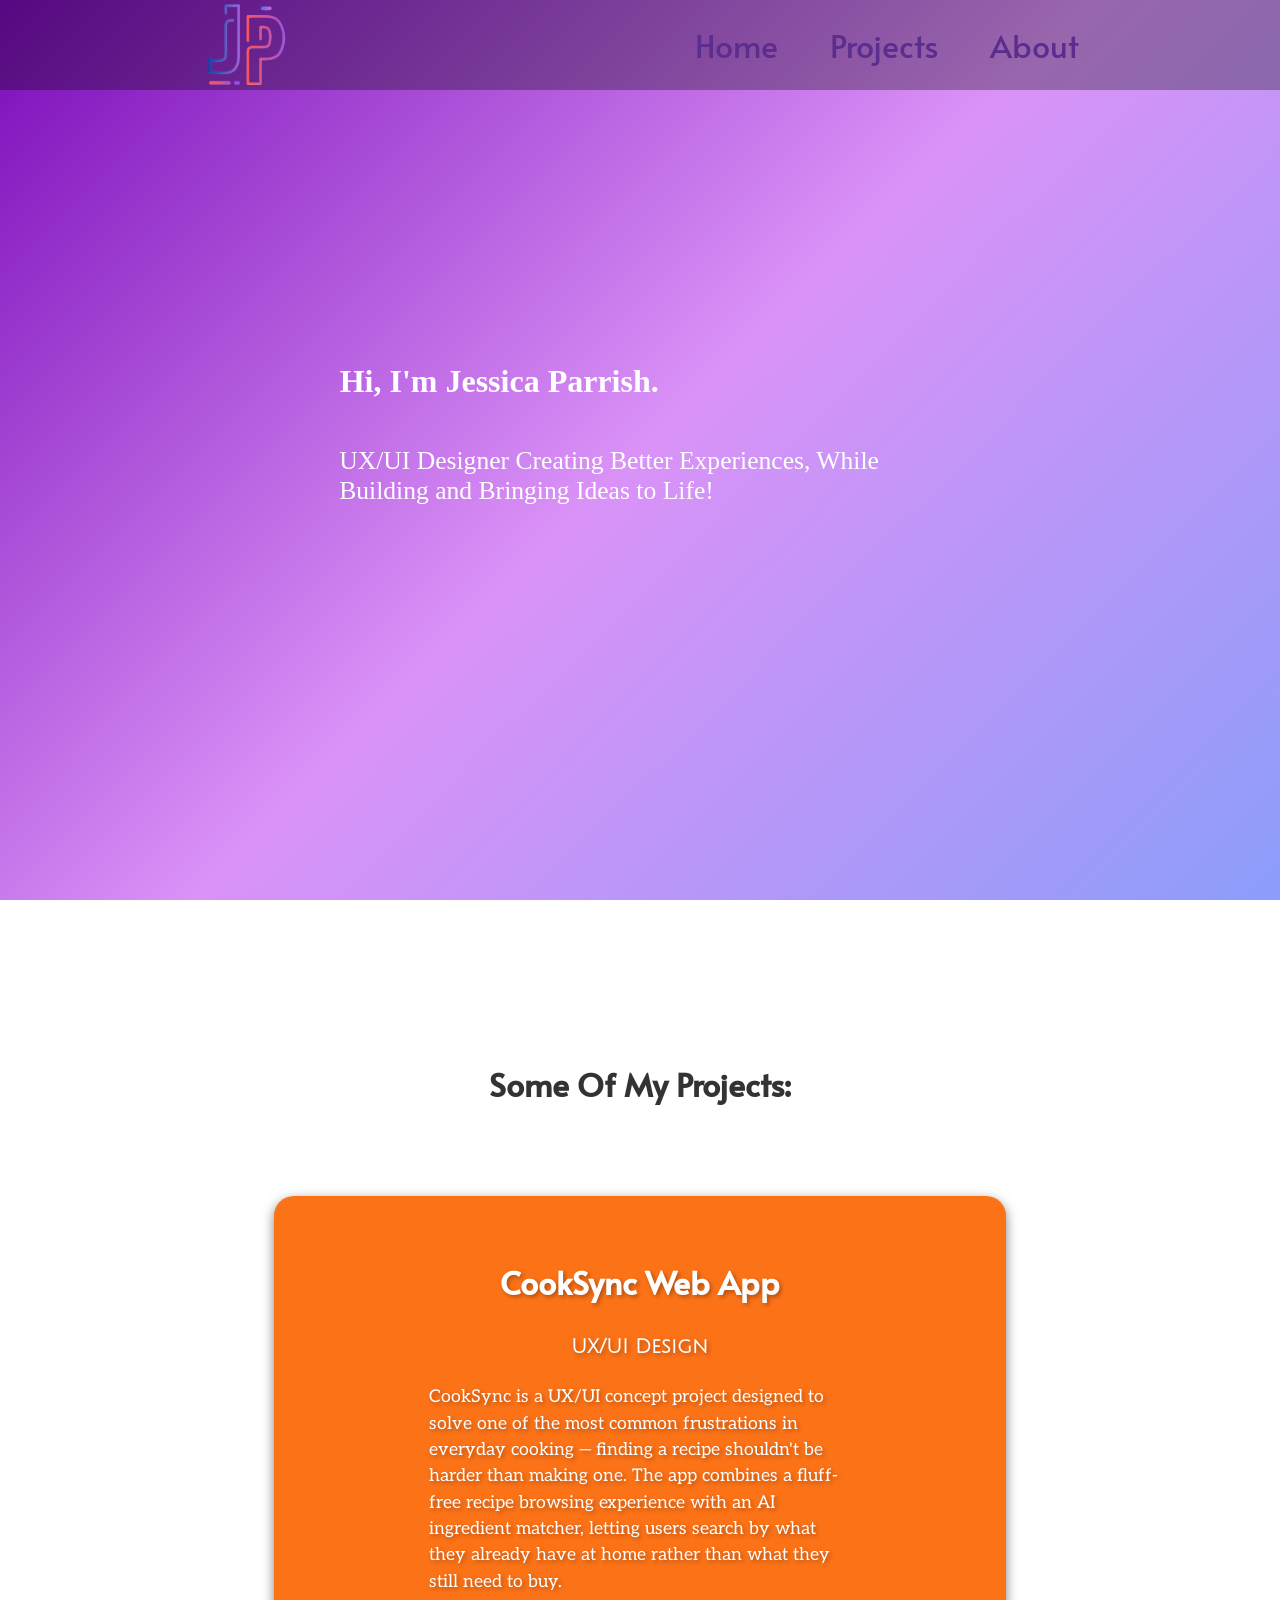
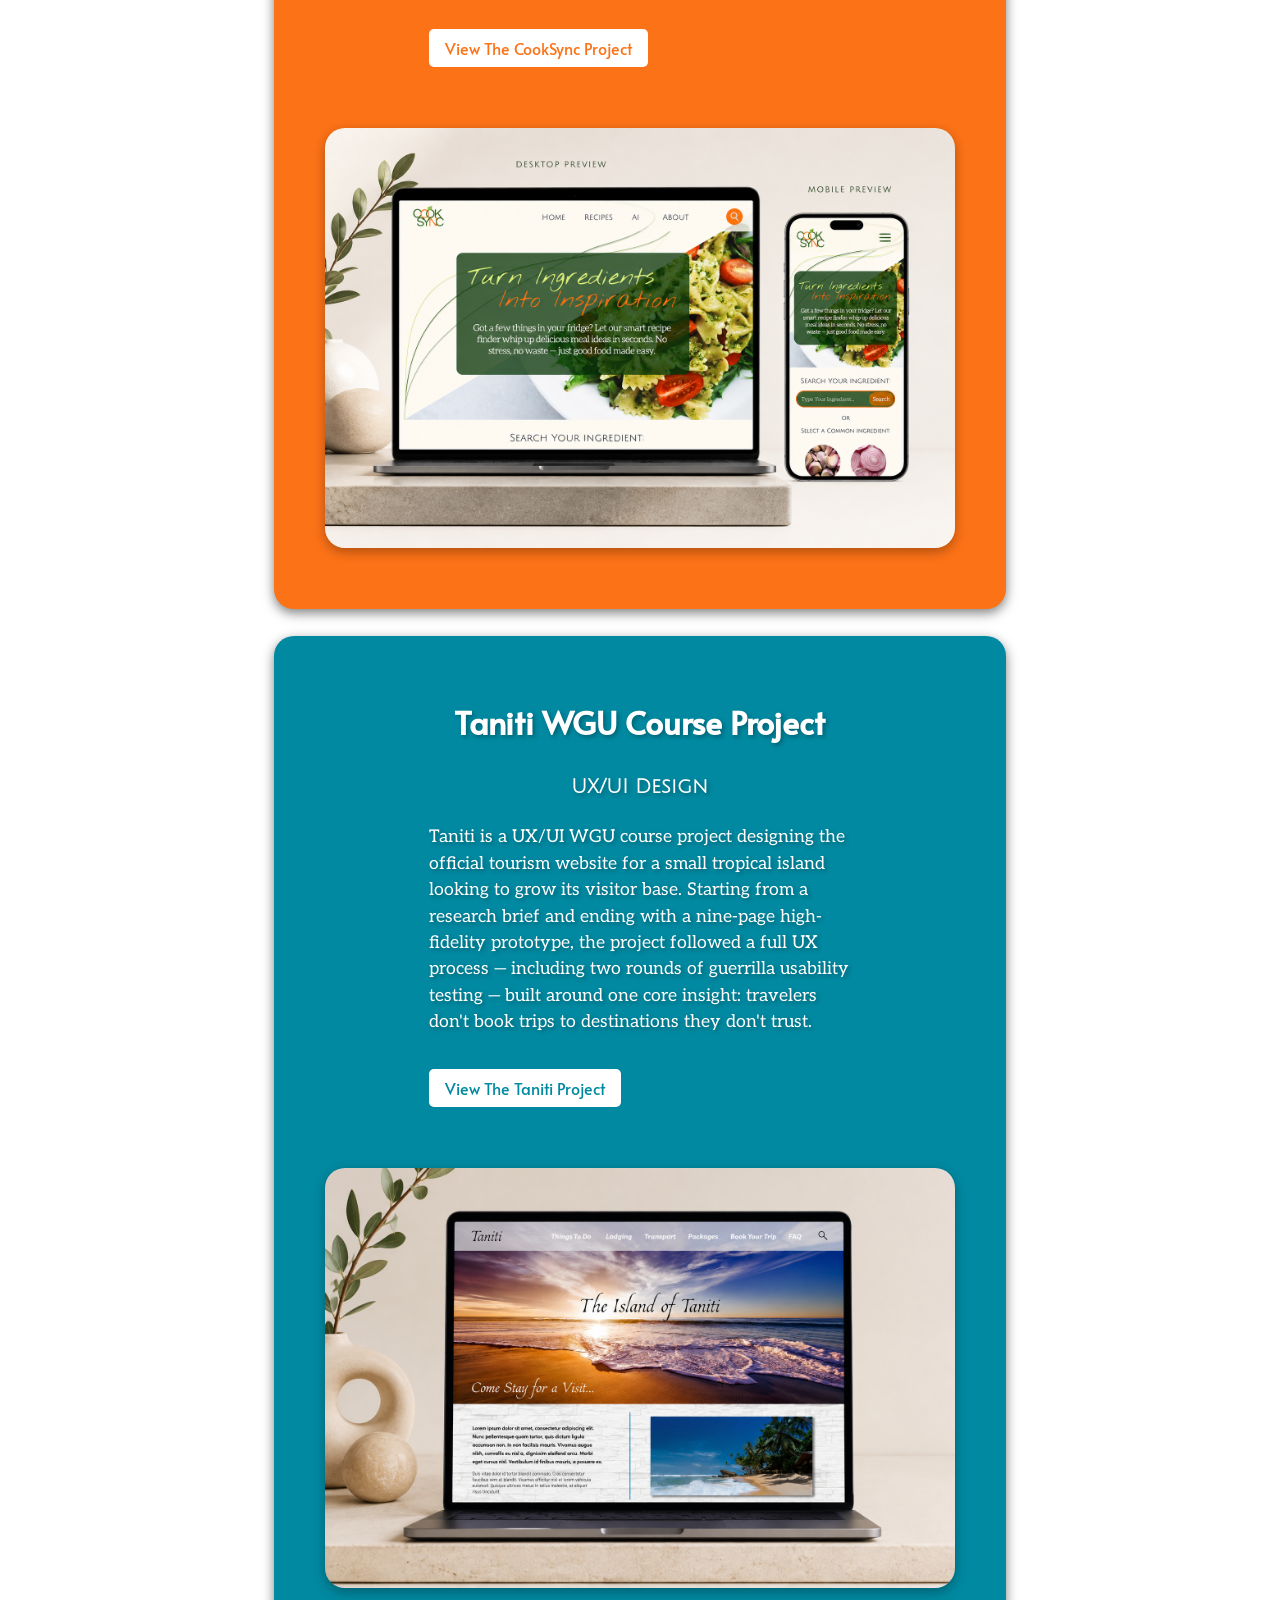
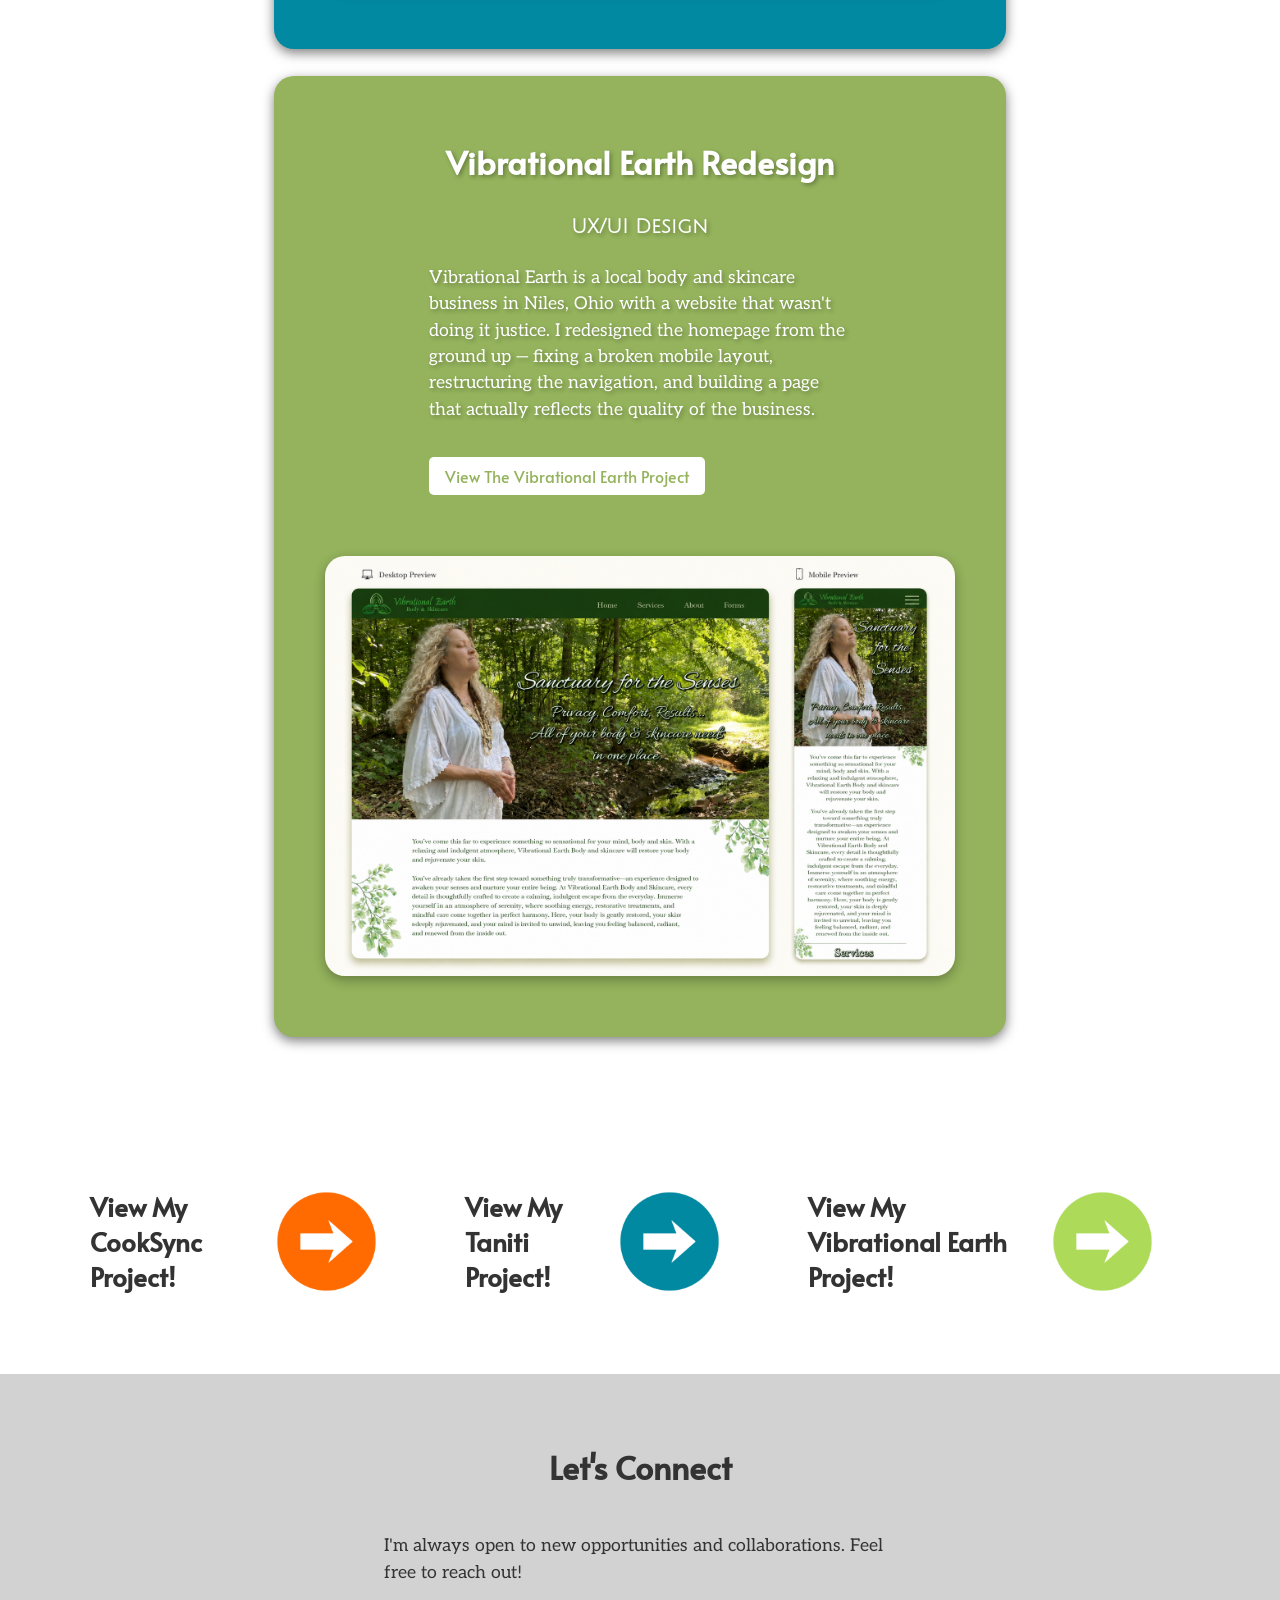
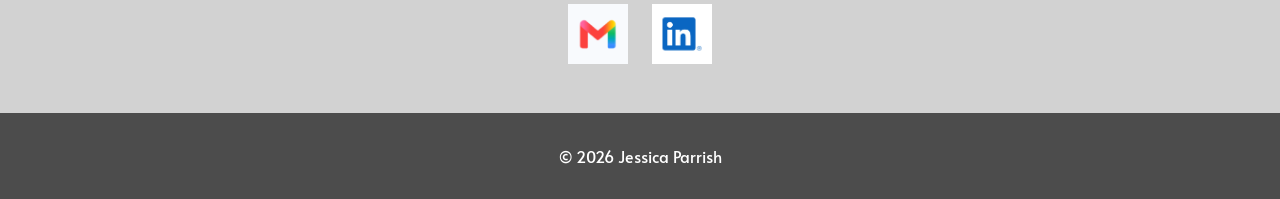
<file: index.html>
<!DOCTYPE html>
<html lang="en">
<head>
    <meta charset="UTF-8">
    <meta name="viewport" content="width=device-width, initial-scale=1.0">
    <title>Home | Jessica Parrish</title>
    <link rel="icon" type="image/png" href="images/logo3.png">
    <link rel="stylesheet" href="styles.css">
    <link href="https://fonts.googleapis.com/css2?family=Alata&display=swap" rel="stylesheet">
    <link href="https://fonts.googleapis.com/css2?family=Julius+Sans+One&display=swap" rel="stylesheet">
    <link href="https://fonts.googleapis.com/css2?family=Aleo&display=swap" rel="stylesheet">
</head>
<body>
    <script src="script.js" defer></script>
    <header class="topNav">
        <img class="logo" src="images/logo5.png" alt="Jessica Parrish Logo">
        <nav class="navMenu">
            <a href="index.html">Home</a>
                <li class="dropdown">
                    <a href="#" class="dropbtn">Projects</a>
                    <ul class="dropdown-content">
                        <li><a href="cooksync.html">CookSync</a></li>
                        <li><a href="taniti.html">Taniti</a></li>
                        <li><a href="vib.html">Vibrational Earth</a></li>
                    </ul>
                    </li>
            <a href="about.html">About</a>
        </nav>
        <button class="hamburger" aria-label="Toggle menu" aria-expanded="false">
            <span class="bar"></span>
            <span class="bar"></span>
            <span class="bar"></span>
        </button>
    </header>
    <div class="heroImage">
        <h1 class="heroHeading">Hi, I'm Jessica Parrish.</h1>
        <p class="heroText">UX/UI Designer Creating Better Experiences, While Building and Bringing Ideas to Life!</p>
    </div>
    <div class="projectSection">
        <h2 class="sectionHeading">Some Of My Projects:</h2>
        <div class="projectGrid">
            <div class="projectCard1">
                <div class="titles">
                    <h3 class="projectTitle">CookSync Web App</h3>
                    <h4 class="projectSubheading">UX/UI Design</h4>
                    <p class="projectDescription">CookSync is a UX/UI concept project designed to solve one of the most common frustrations in everyday cooking — finding a recipe shouldn't be harder than making one. The app combines a fluff-free recipe browsing experience with an AI ingredient matcher, letting users search by what they already have at home rather than what they still need to buy.</p>
                    <a href="cooksync.html"><button class="projectButton1">View The CookSync Project</button></a>
                </div>
                <img src="images/project1.png" alt="Project 1 Screenshot" class="projectImage">
            </div>
            <div class="projectCard2">
                <div class="titles">
                    <h3 class="projectTitle">Taniti WGU Course Project</h3>
                    <h4 class="projectSubheading">UX/UI Design</h4>
                    <p class="projectDescription">Taniti is a UX/UI WGU course project designing the official tourism website for a small tropical island looking to grow its visitor base. Starting from a research brief and ending with a nine-page high-fidelity prototype, the project followed a full UX process — including two rounds of guerrilla usability testing — built around one core insight: travelers don't book trips to destinations they don't trust.</p>
                    <a href="taniti.html"><button class="projectButton2">View The Taniti Project</button></a>
                </div>
                <img src="images/project2.png" alt="Project 2 Screenshot" class="projectImage">
            </div>
            <div class="projectCard3">
                <div class="titles">
                    <h3 class="projectTitle">Vibrational Earth Redesign</h3>
                    <h4 class="projectSubheading">UX/UI Design</h4>
                    <p class="projectDescription">Vibrational Earth is a local body and skincare business in Niles, Ohio with a website that wasn't doing it justice. I redesigned the homepage from the ground up — fixing a broken mobile layout, restructuring the navigation, and building a page that actually reflects the quality of the business.</p>
                    <a href="vib.html"><button class="projectButton3">View The Vibrational Earth Project</button></a>
                </div>
                <img src="images/project3.png" alt="Project 3 Screenshot" class="projectImage">
            </div>
        </div>
    </div>
      <div class="arrowSection">
            <a href="cooksync.html" class="arrows">
               <h2 class="arrowHeading">View My CookSync Project!</h2>
               <img class="orangeArrow" src="images/orangeArrow.png" alt="CookSync Arrow Icon">
            </a> 
            <a href="taniti.html" class="arrows">  
               <h2 class="arrowHeading">View My Taniti Project!</h2>
               <img class="orangeArrow" src="images/blueArrow.png" alt="Taniti Arrow Icon">
            </a>
            <a href="vib.html" class="arrows">
               <h2 class="arrowHeading">View My Vibrational Earth Project!</h2>
               <img class="orangeArrow" src="images/greenArrow.png" alt="Vibrational Earth Arrow Icon">
            </a>
      </div> 
    <div class="contactArea">
        <h2 class="contactHeading">Let's Connect</h2>
        <p class="contactText">I'm always open to new opportunities and collaborations. Feel free to reach out!</p>
        <div class="contactButtons">
            <a href="https://mail.google.com/mail/?view=cm&to=jlynparrish@gmail.com" target="_blank" rel="noopener noreferrer">
                <img class="contactImg" src="images/gmail.png" alt="Email Icon">
            </a>
            <a href="https://www.linkedin.com/in/jessica-parrish-7981b0353" target="_blank" rel="noopener noreferrer">
                <img class="contactImg" src="images/linkedin.png" alt="LinkedIn Icon" class="contactIcon">   
            </a>
        </div>    
    </div>    
    <footer class="footer">
        <p>&copy; 2026 Jessica Parrish</p>
    </footer>
</body>
</html>
</file>
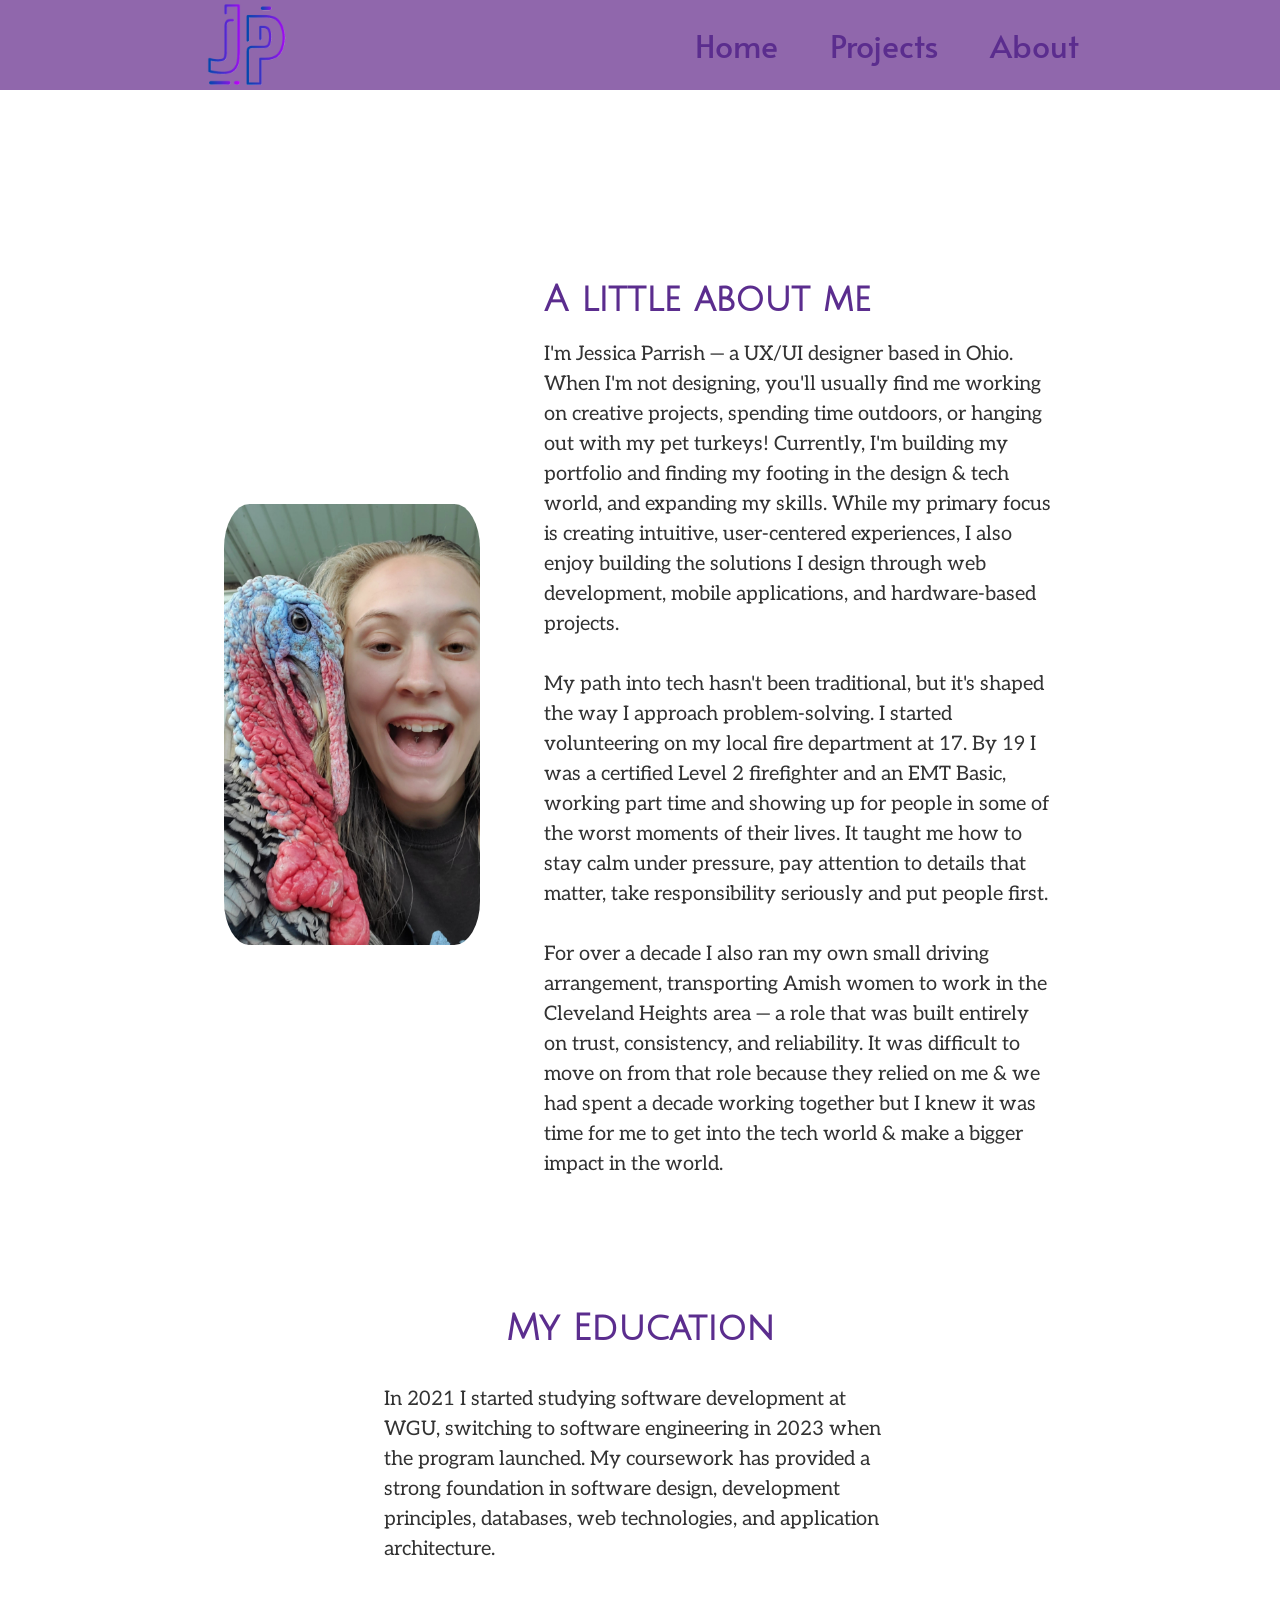
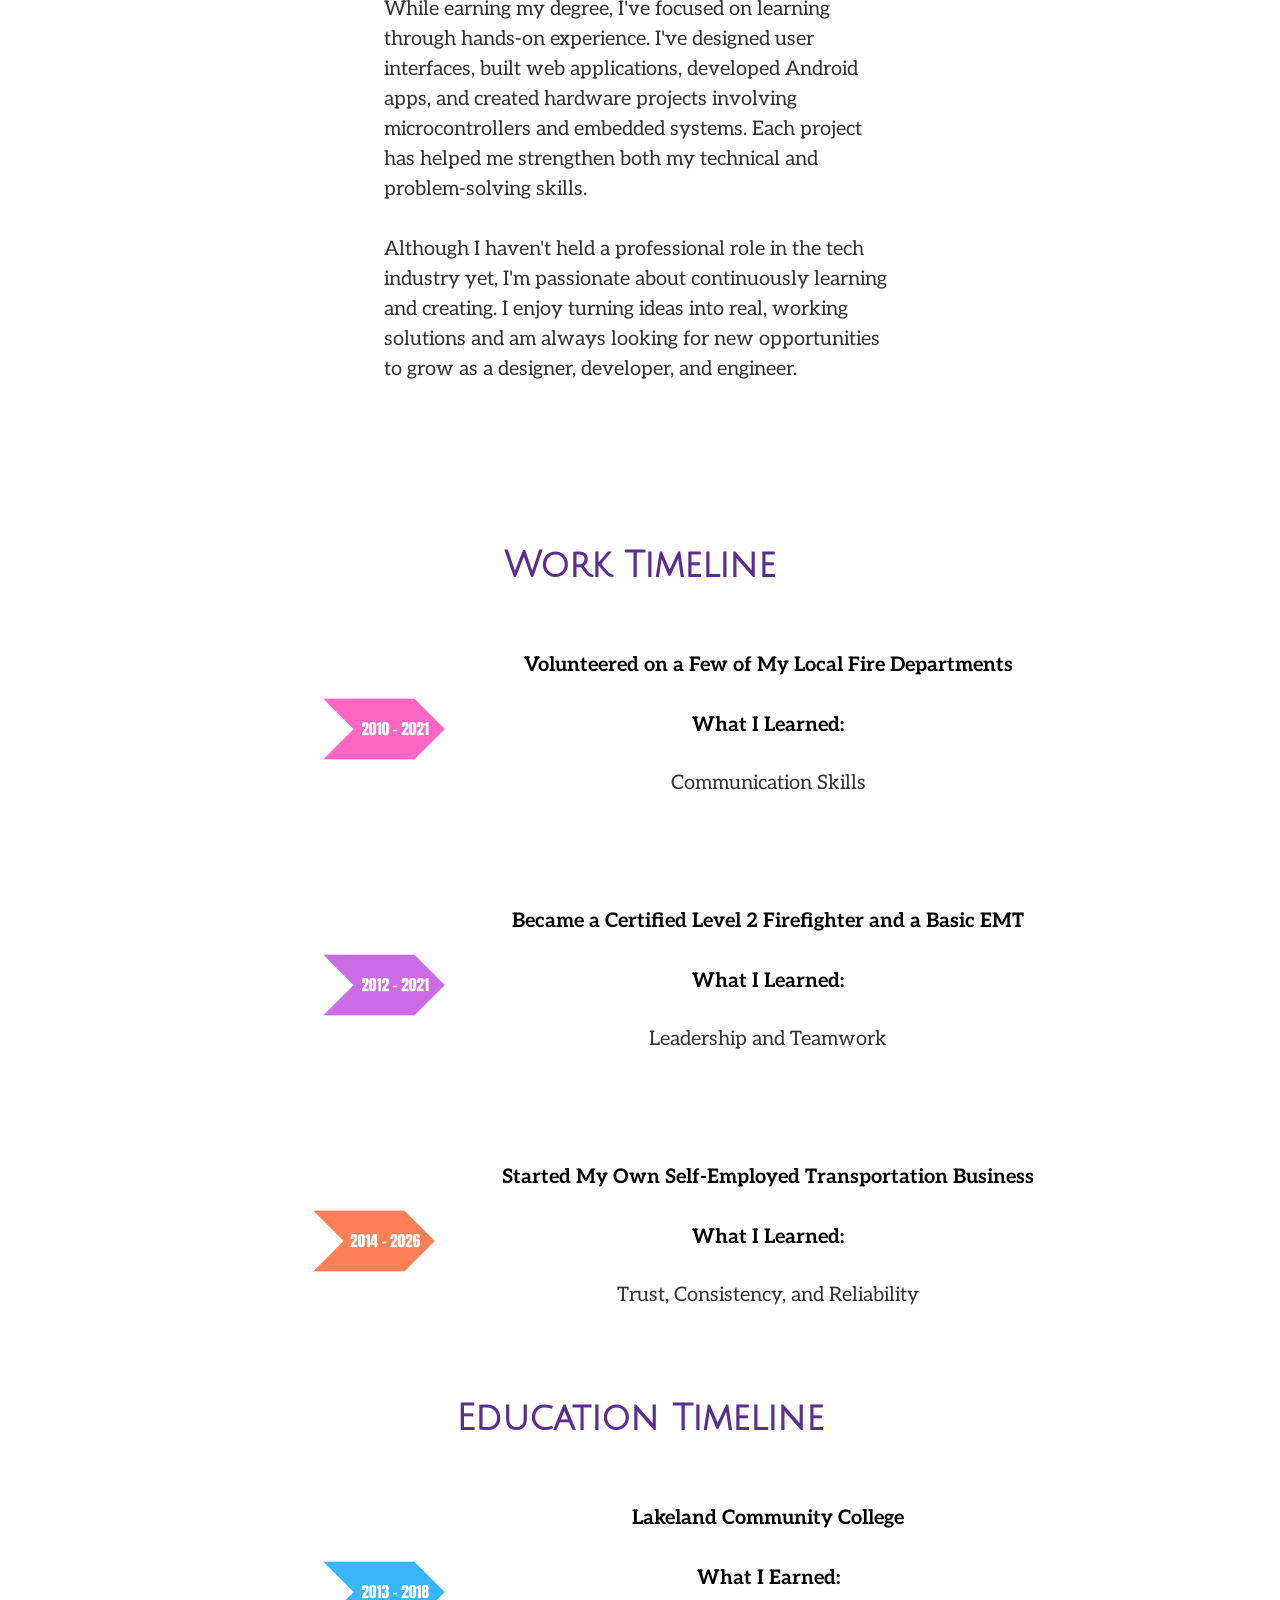
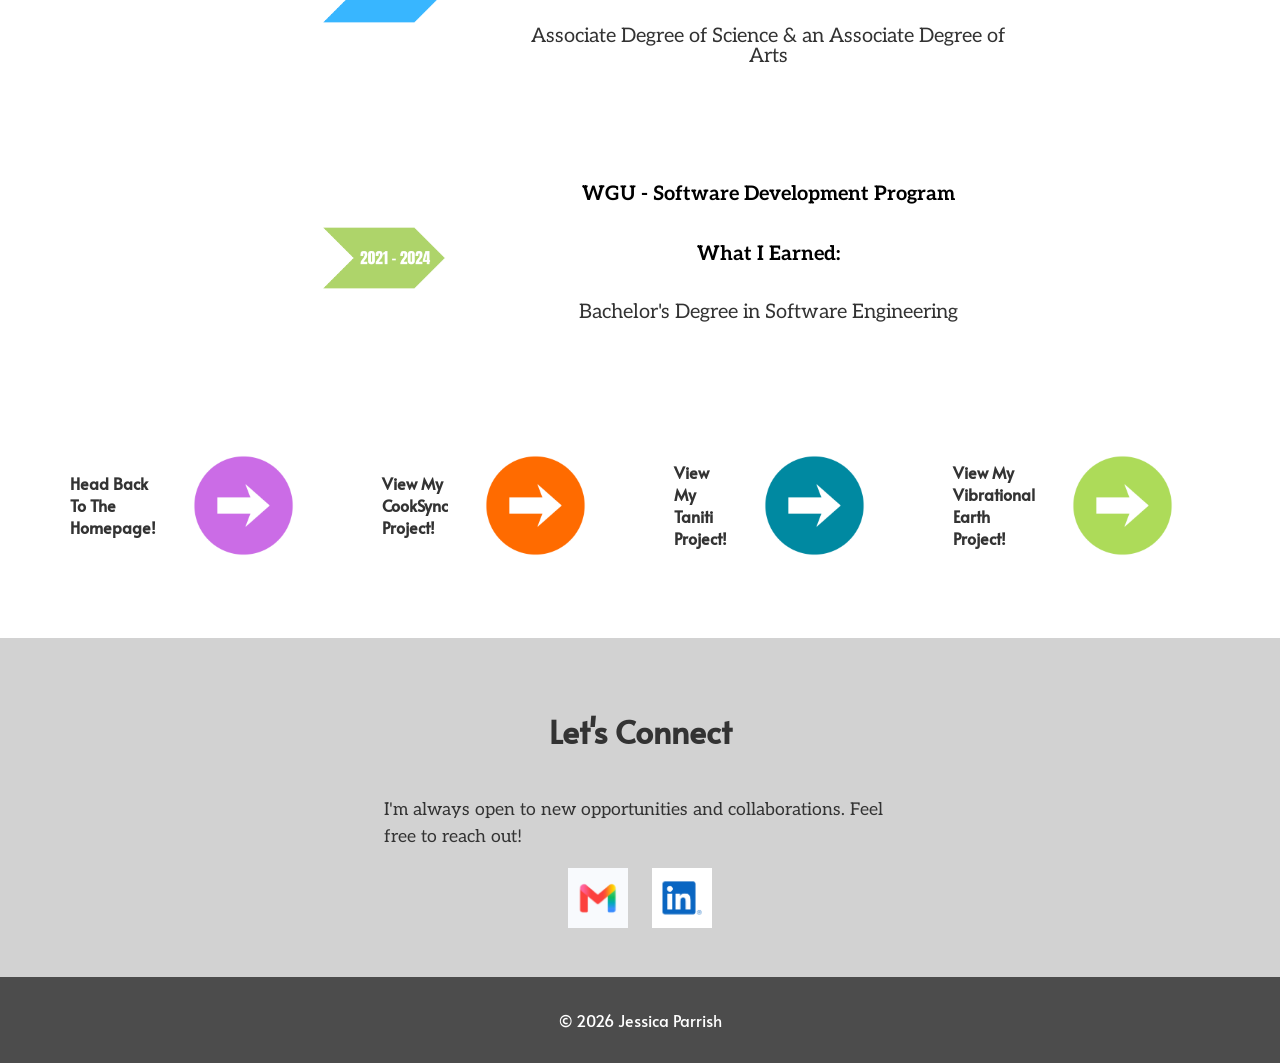
<file: about.html>
<!DOCTYPE html>
<html lang="en">
<head>
    <meta charset="UTF-8">
    <meta name="viewport" content="width=device-width, initial-scale=1.0">
    <title>About | Jessica Parrish</title>
    <link rel="icon" type="image/png" href="images/logo3.png">
    <link rel="stylesheet" href="about.css">
    <link href="https://fonts.googleapis.com/css2?family=Alata&display=swap" rel="stylesheet">
    <link href="https://fonts.googleapis.com/css2?family=Julius+Sans+One&display=swap" rel="stylesheet">
    <link href="https://fonts.googleapis.com/css2?family=Aleo&display=swap" rel="stylesheet">
</head>
<body>
    <script src="script.js" defer></script>
    <header class="topNav">
        <img class="logo" src="images/logo6.png" alt="Jessica Parrish Logo">
        <nav class="navMenu">
            <a href="index.html">Home</a>
                <li class="dropdown">
                    <a href="#" class="dropbtn">Projects</a>
                    <ul class="dropdown-content">
                        <li><a href="cooksync.html">CookSync</a></li>
                        <li><a href="taniti.html">Taniti</a></li>
                        <li><a href="vib.html">Vibrational Earth</a></li>
                    </ul>
                    </li>
            <a href="about.html">About</a>
        </nav>
        <button class="hamburger" aria-label="Toggle menu" aria-expanded="false">
            <span class="bar"></span>
            <span class="bar"></span>
            <span class="bar"></span>
        </button>
    </header>
    <div class="aboutSection">
        <img class="aboutImage" src="images/portfolioImage.jpg" alt="Jessica Parrish About Image">
        <div class="aboutText">
            <h2 class="aboutHeading">A little about me</h2>
            <p class="aboutParagraph">I'm Jessica Parrish — a UX/UI designer based in Ohio. When I'm not 
                designing, you'll usually find me working on creative projects, spending time outdoors, 
                or hanging out with my pet turkeys! Currently, I'm building my portfolio and finding my 
                footing in the design & tech world, and expanding my skills. While my primary focus is 
                creating intuitive, user-centered experiences, I also enjoy building the solutions I 
                design through web development, mobile applications, and hardware-based projects.
            <br><br>
                My path into tech hasn't been traditional, but it's shaped the way I approach problem-solving. 
                I started volunteering on my local fire department at 17. By 19 I was a certified Level 2 
                firefighter and an EMT Basic, working part time and showing up for people in some of the worst 
                moments of their lives. It taught me how to stay calm under pressure, pay attention to details 
                that matter, take responsibility seriously and put people first.
            <br><br>
                For over a decade I also ran my own small driving arrangement, transporting Amish women to 
                work in the Cleveland Heights area — a role that was built entirely on trust, consistency, 
                and reliability. It was difficult to move on from that role because they relied on me & we had
                spent a decade working together but I knew it was time for me to get into the tech world & make 
                a bigger impact in the world.</p>
        </div>
    </div>
    <div class="backgroundSection">
        <h2 class="backgroundHeading">My Education</h2>
        <p class="backgroundParagraph">In 2021 I started studying software development at WGU, switching 
            to software engineering in 2023 when the program launched. My coursework has provided a 
            strong foundation in software design, development principles, databases, web technologies, 
            and application architecture.
        <br><br>       
            While earning my degree, I've focused on learning through hands-on experience. I've designed 
            user interfaces, built web applications, developed Android apps, and created hardware projects 
            involving microcontrollers and embedded systems. Each project has helped me strengthen both my 
            technical and problem-solving skills.
        <br><br>    
            Although I haven't held a professional role in the tech industry yet, I'm passionate about 
            continuously learning and creating. I enjoy turning ideas into real, working solutions and 
            am always looking for new opportunities to grow as a designer, developer, and engineer.</p>
    </div>
    <div class="timelineSection">
        <h2 class="timelineHeading">Work Timeline</h2>
            <div class="timelineItem">
                <img class="timelineImage" src="images/time1.png" alt="Timeline Image">
                <div class="timeline">
                    <h3 class="timelineTitle">Volunteered on a Few of My Local Fire Departments</h3>
                    <h3 class="timelineTitle">What I Learned:</h3>
                    <p class="timelineDescription">Communication Skills</p>
                </div>
            </div>
            <div class="timelineItem">
                <img class="timelineImage" src="images/time2.png" alt="Timeline Image">
                <div class="timeline">
                    <h3 class="timelineTitle">Became a Certified Level 2 Firefighter and a Basic EMT</h3>
                    <h3 class="timelineTitle">What I Learned:</h3>
                    <p class="timelineDescription">Leadership and Teamwork</p>
                </div>
            </div>
            <div class="timelineItem">
                <img class="timelineImage" src="images/time3.png" alt="Timeline Image">
                <div class="timeline">
                    <h3 class="timelineTitle">Started My Own Self-Employed Transportation Business</h3>
                    <h3 class="timelineTitle">What I Learned:</h3>
                    <p class="timelineDescription">Trust, Consistency, and Reliability</p>
                </div>
            </div>
        <h2 class="timelineHeading">Education Timeline</h2>
            <div class="timelineItem">
                <img class="timelineImage" src="images/time4.png" alt="Timeline Image">
                <div class="timeline">
                    <h3 class="timelineTitle">Lakeland Community College</h3>
                    <h3 class="timelineTitle">What I Earned:</h3>
                    <p class="timelineDescription">Associate Degree of Science & an Associate Degree of Arts</p>
                </div>    
            </div>
            <div class="timelineItem">
                <img class="timelineImage" src="images/time5.png" alt="Timeline Image">
                <div class="timeline">
                    <h3 class="timelineTitle">WGU - Software Development Program</h3>
                    <h3 class="timelineTitle">What I Earned:</h3>
                    <p class="timelineDescription">Bachelor's Degree in Software Engineering</p>
                </div>
            </div>
    </div>
    <div class="arrowSection">
        <a href="index.html" class="arrows">
            <h2 class="arrowHeading">Head Back To The Homepage!</h2>
            <img class="orangeArrow" src="images/purpleArrow.png" alt="Home Arrow Icon">
        </a>
        <a href="cooksync.html" class="arrows">
            <h2 class="arrowHeading">View My CookSync Project!</h2>
            <img class="orangeArrow" src="images/orangeArrow.png" alt="CookSync Arrow Icon">
        </a> 
        <a href="taniti.html" class="arrows">  
            <h2 class="arrowHeading">View My Taniti Project!</h2>
            <img class="orangeArrow" src="images/blueArrow.png" alt="Taniti Arrow Icon">
        </a>
        <a href="vib.html" class="arrows">
            <h2 class="arrowHeading">View My Vibrational Earth Project!</h2>
            <img class="orangeArrow" src="images/greenArrow.png" alt="Vibrational Earth Arrow Icon">
        </a>
    </div> 
    <div class="contactArea">
        <h2 class="contactHeading">Let's Connect</h2>
        <p class="contactText">I'm always open to new opportunities and collaborations. Feel free to reach out!</p>
        <div class="contactButtons">
            <a href="https://mail.google.com/mail/?view=cm&to=jlynparrish@gmail.com" target="_blank" rel="noopener noreferrer">
                <img class="contactImg" src="images/gmail.png" alt="Email Icon">
            </a>
            <a href="https://www.linkedin.com/in/jessica-parrish-7981b0353" target="_blank" rel="noopener noreferrer">
                <img class="contactImg" src="images/linkedin.png" alt="LinkedIn Icon" class="contactIcon">   
            </a>
        </div>    
    </div>    
    <footer class="footer">
        <p>&copy; 2026 Jessica Parrish</p>
    </footer>
</body>
</html>
</file>
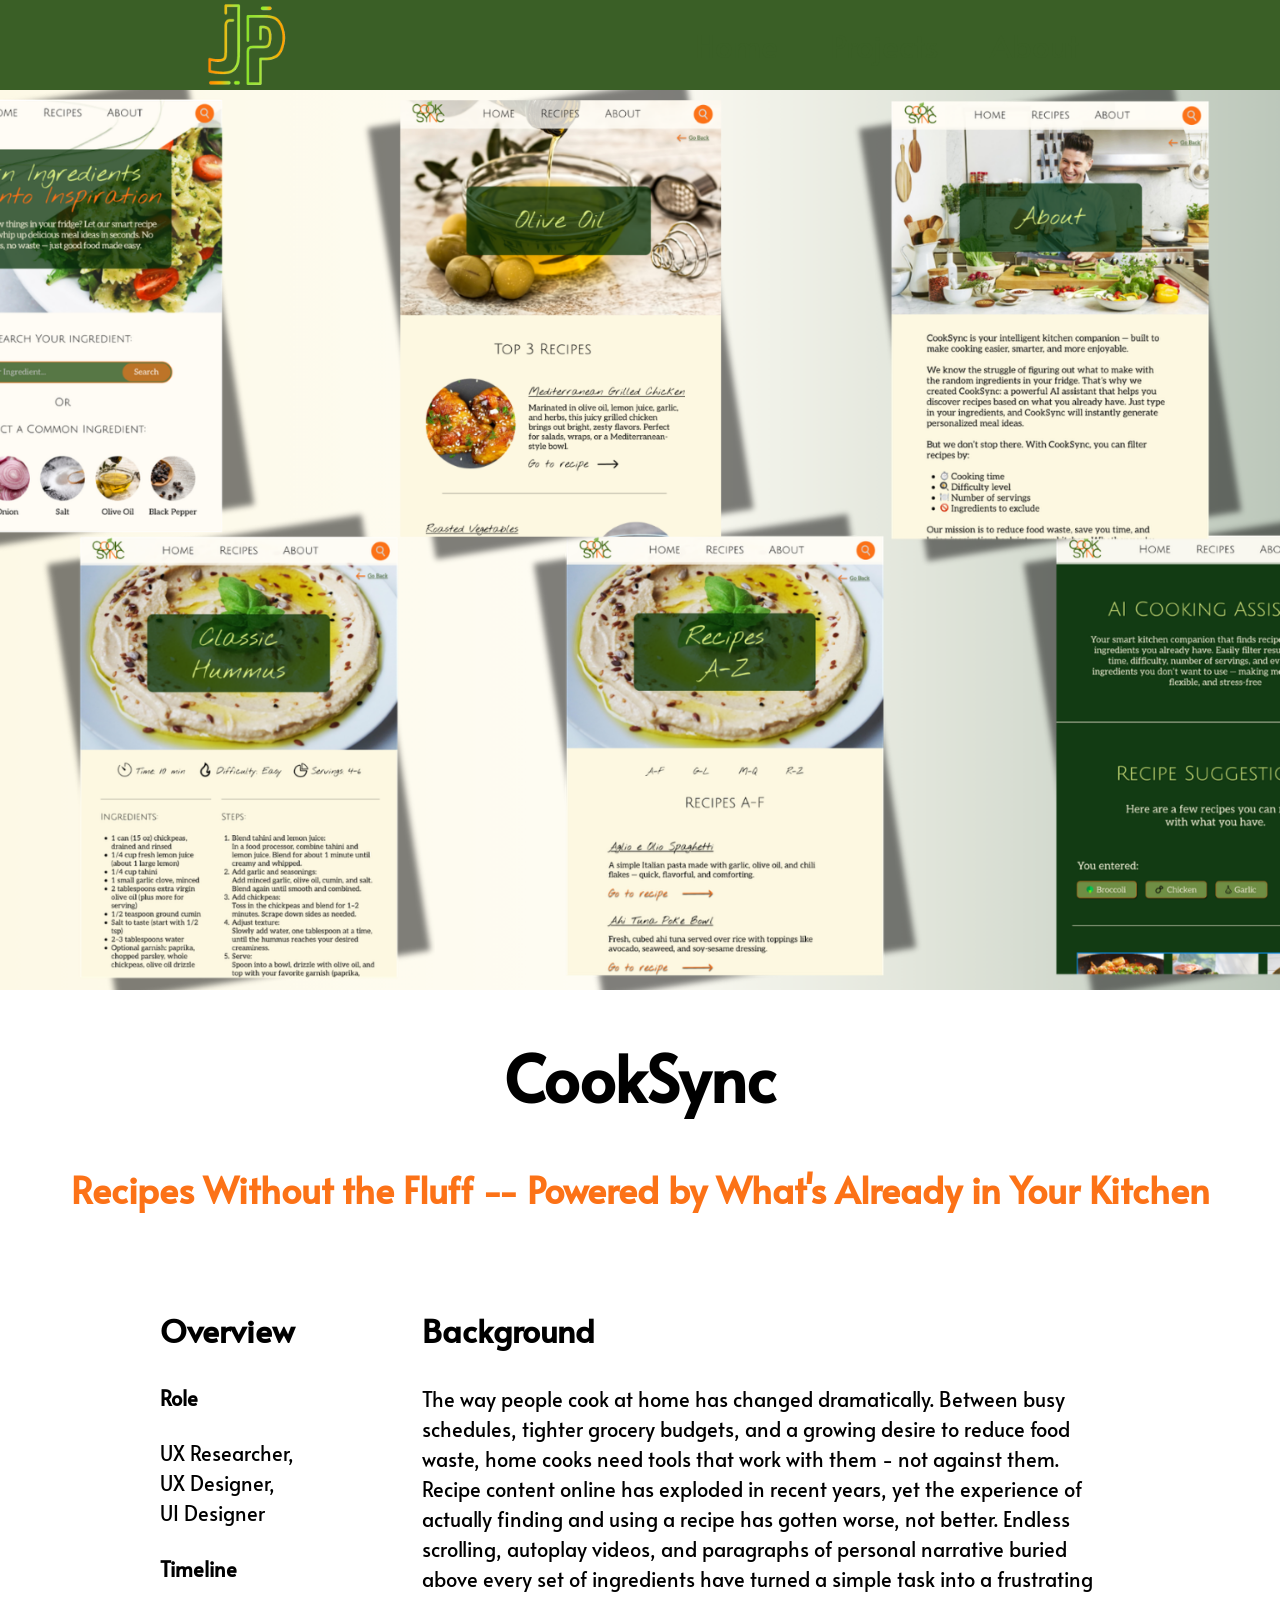
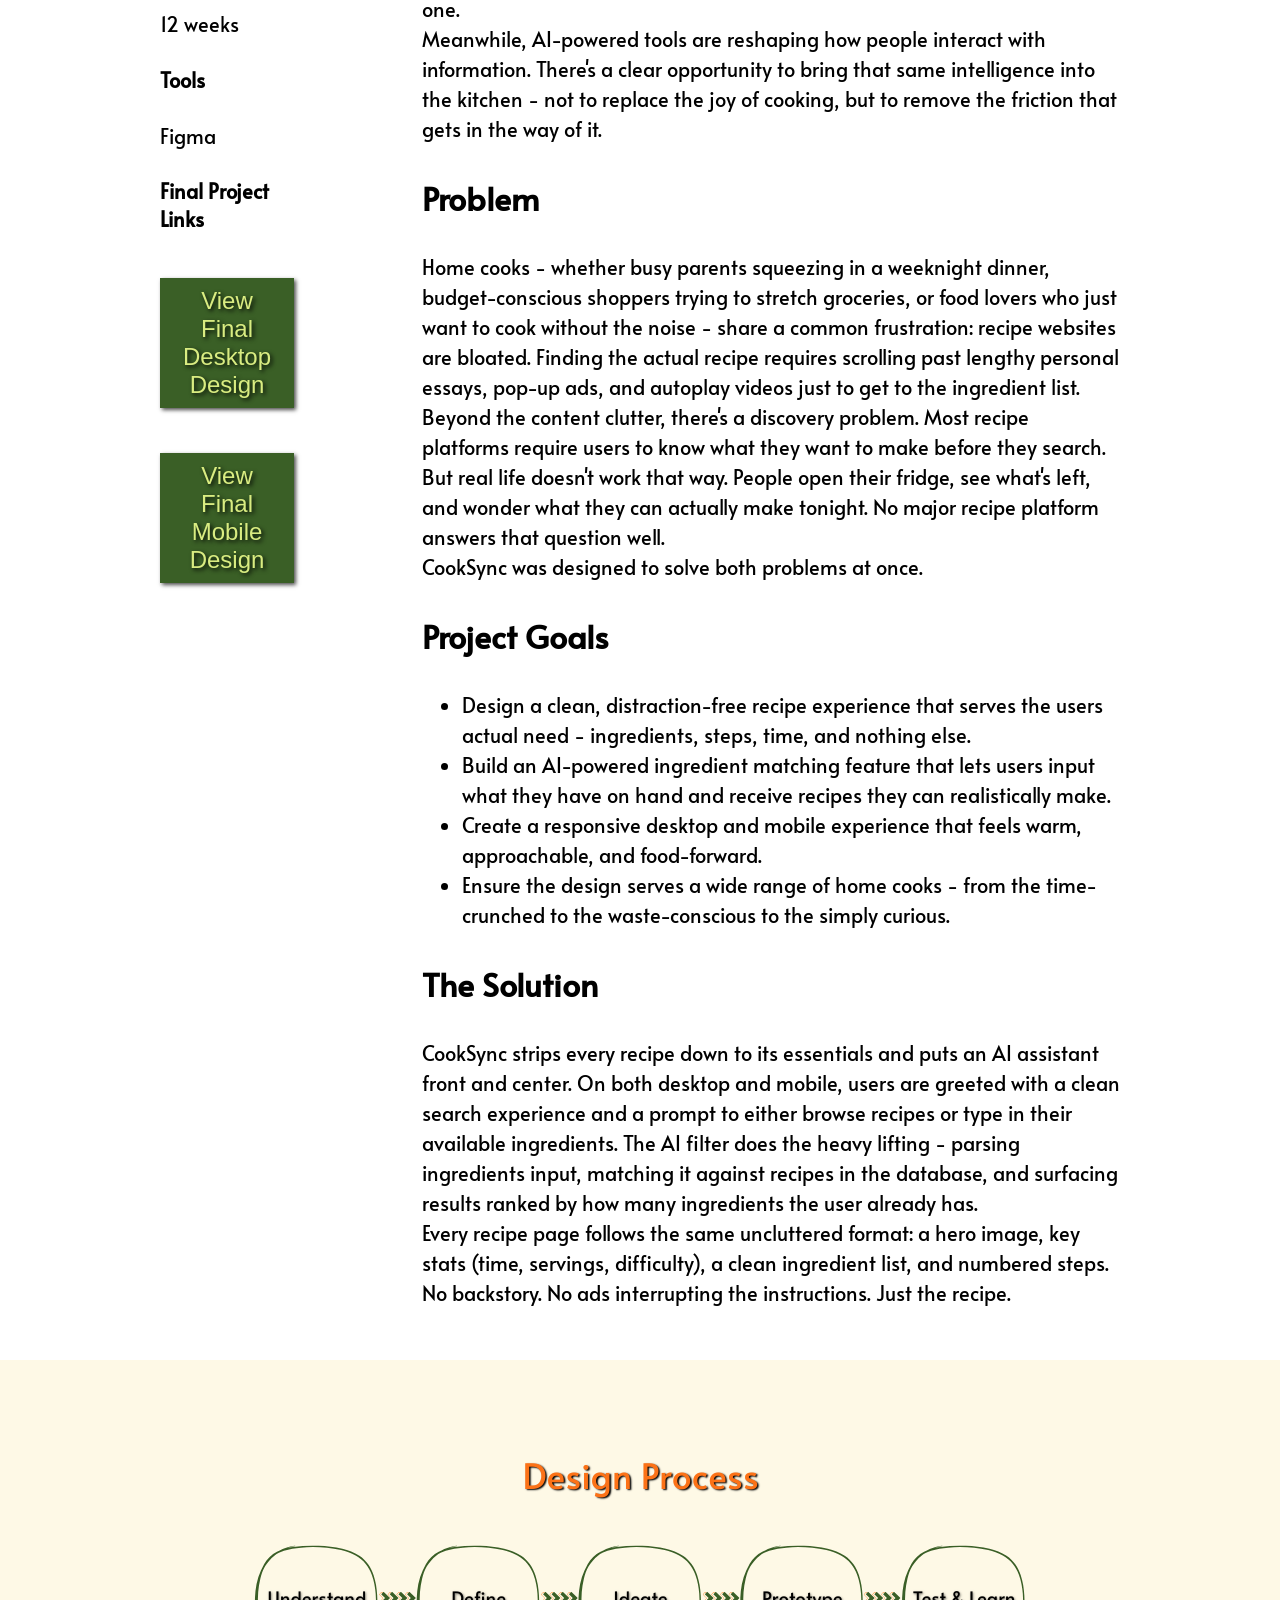
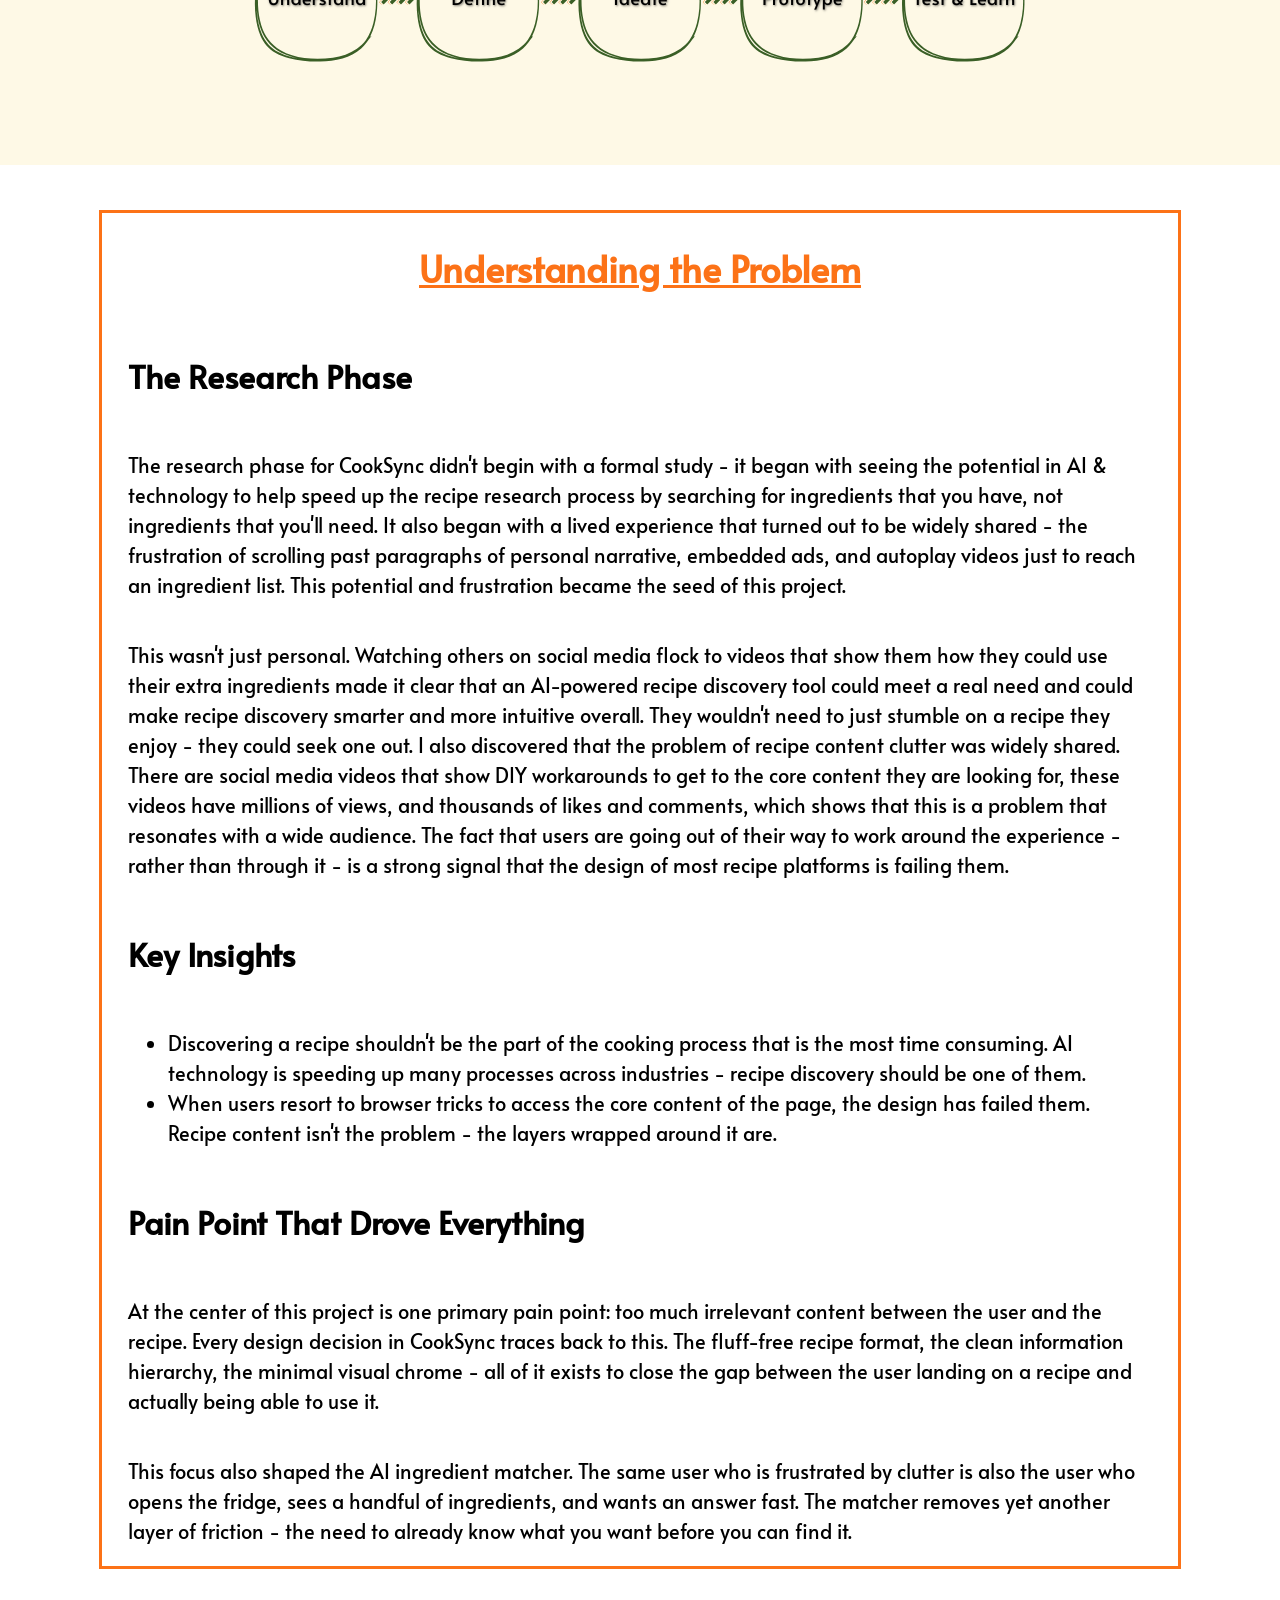
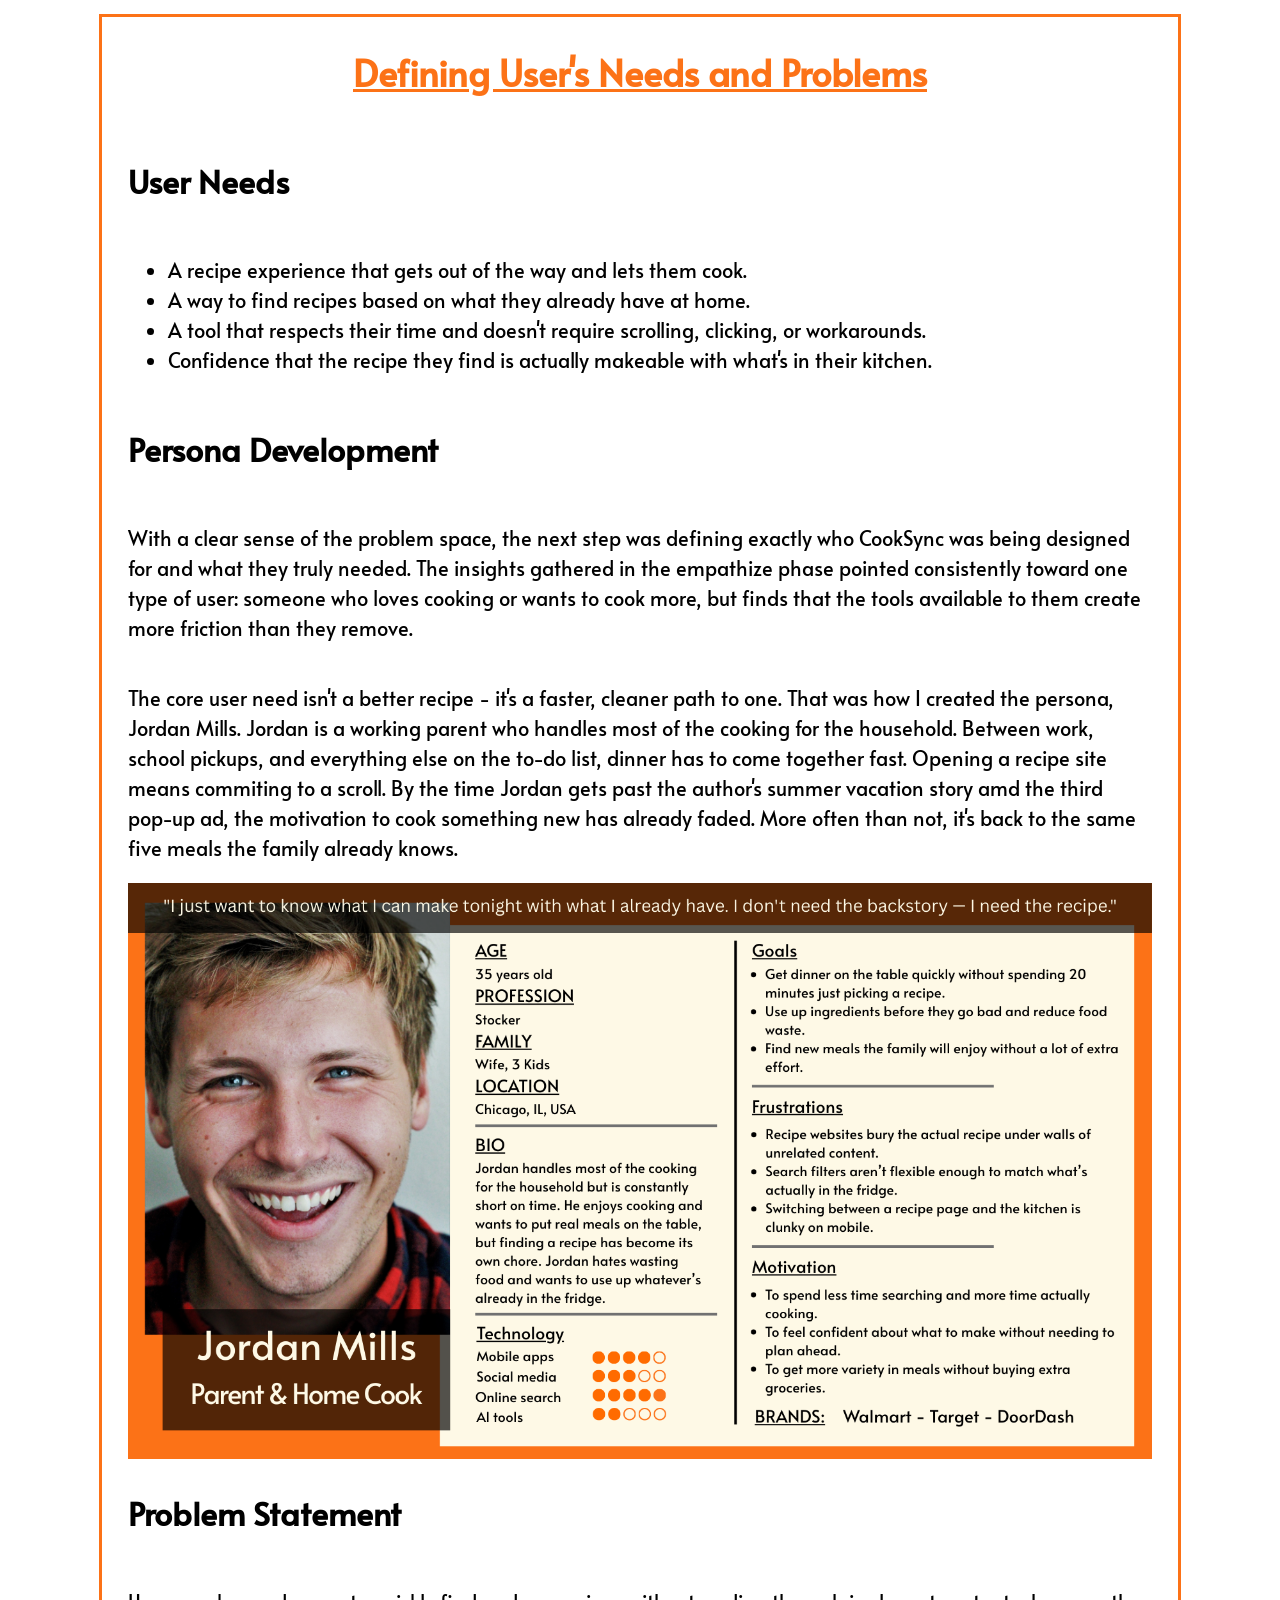
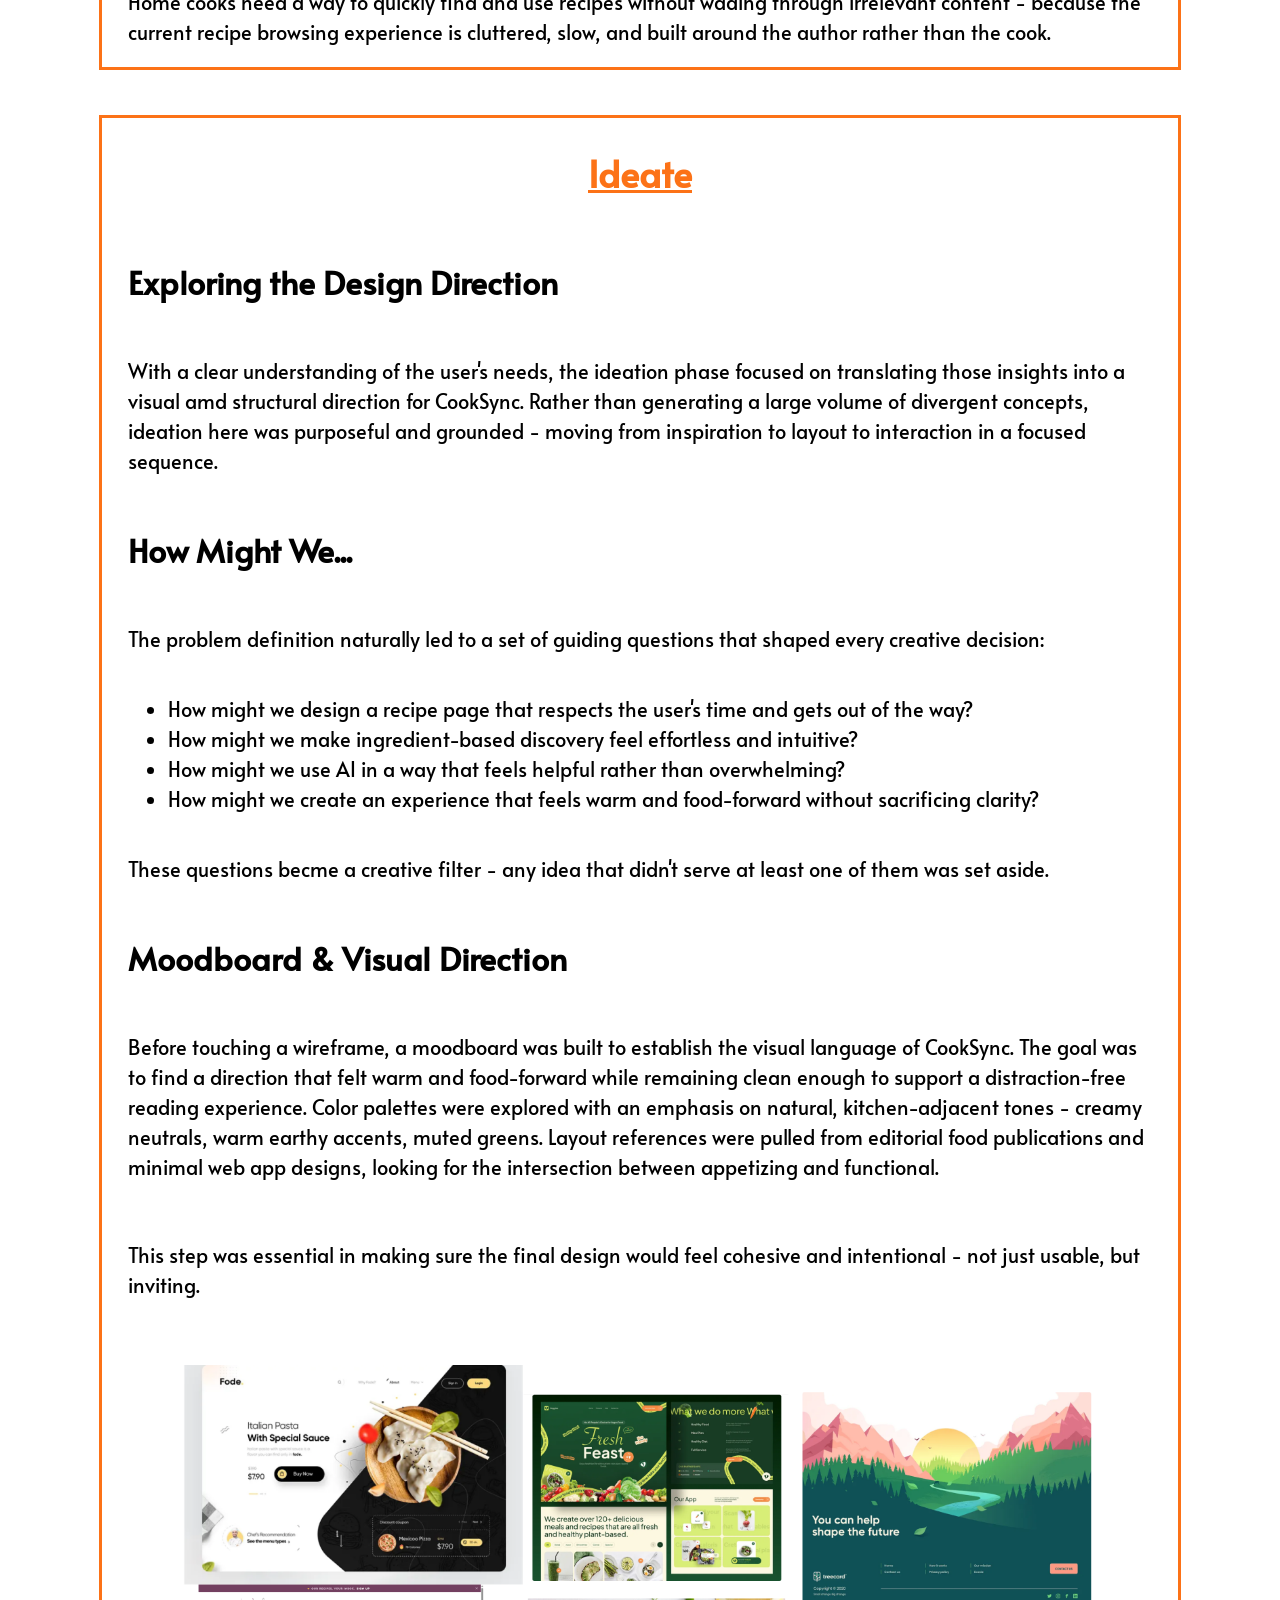
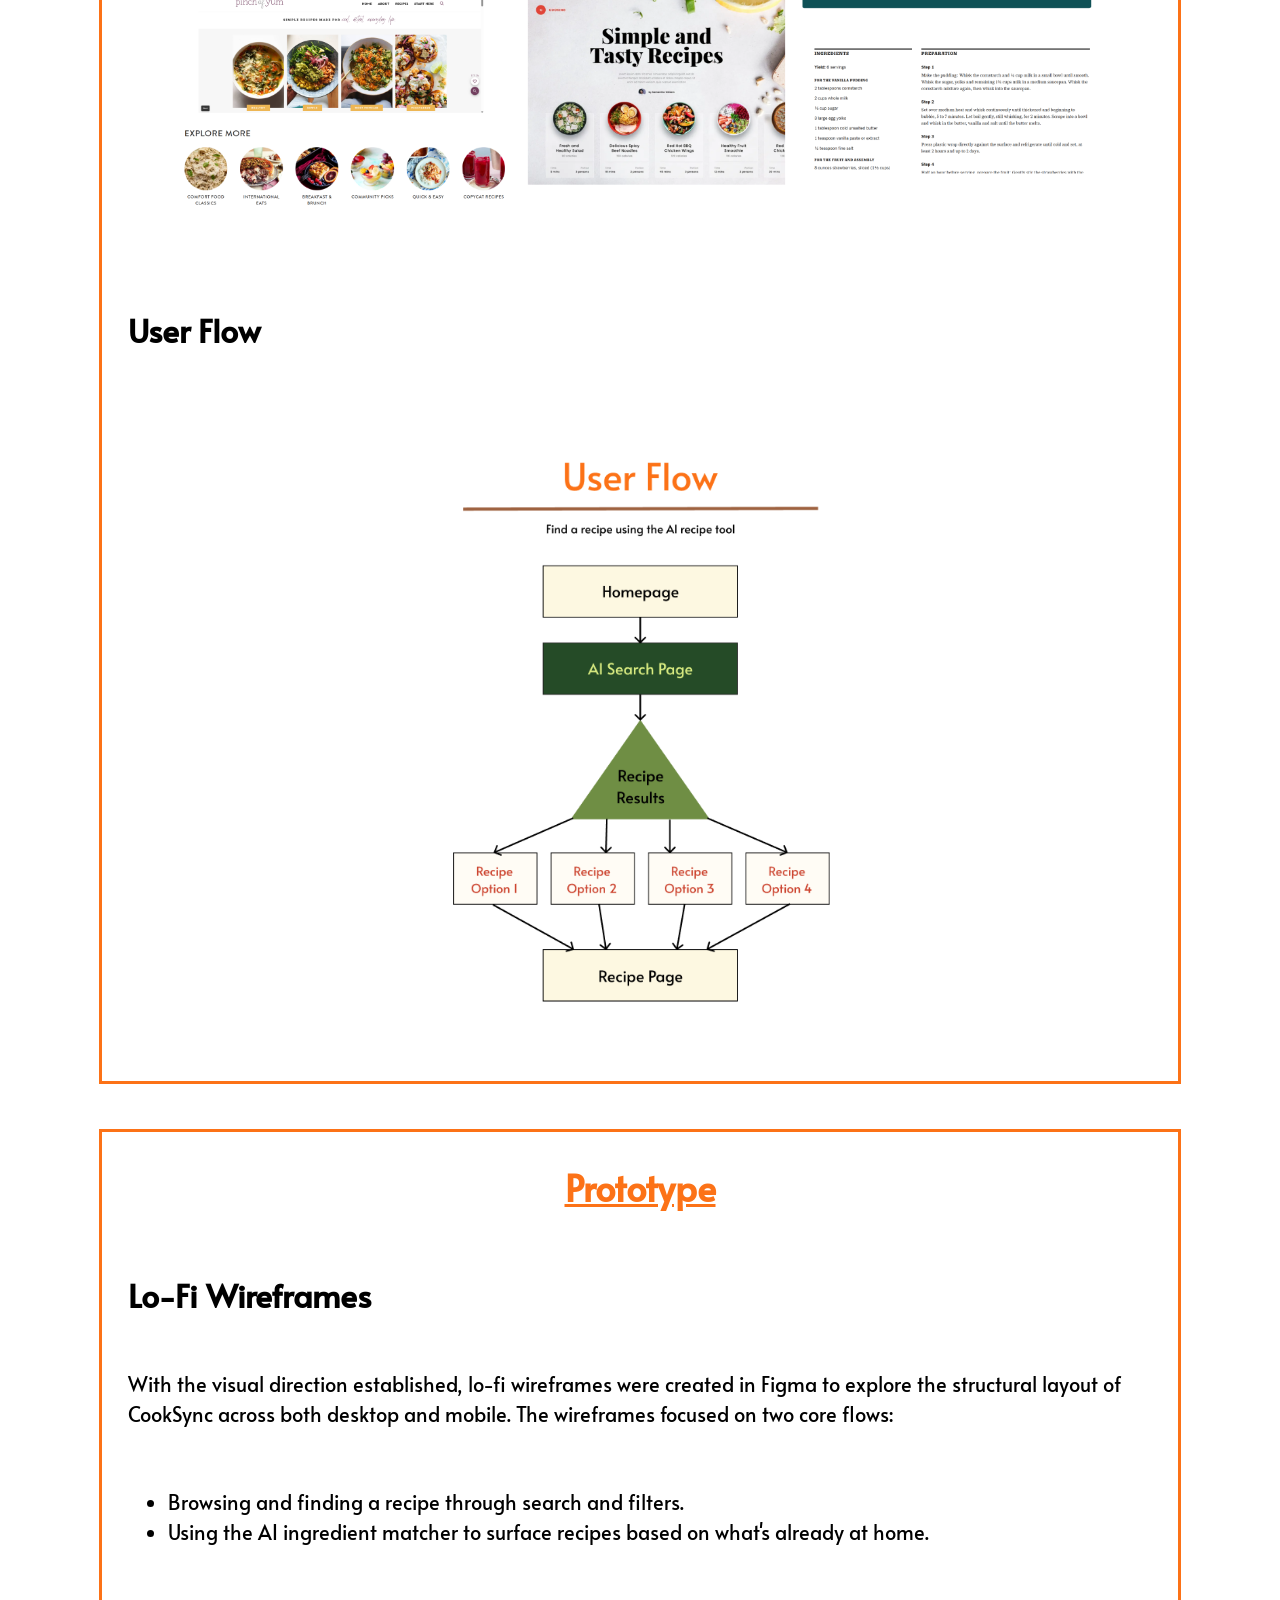
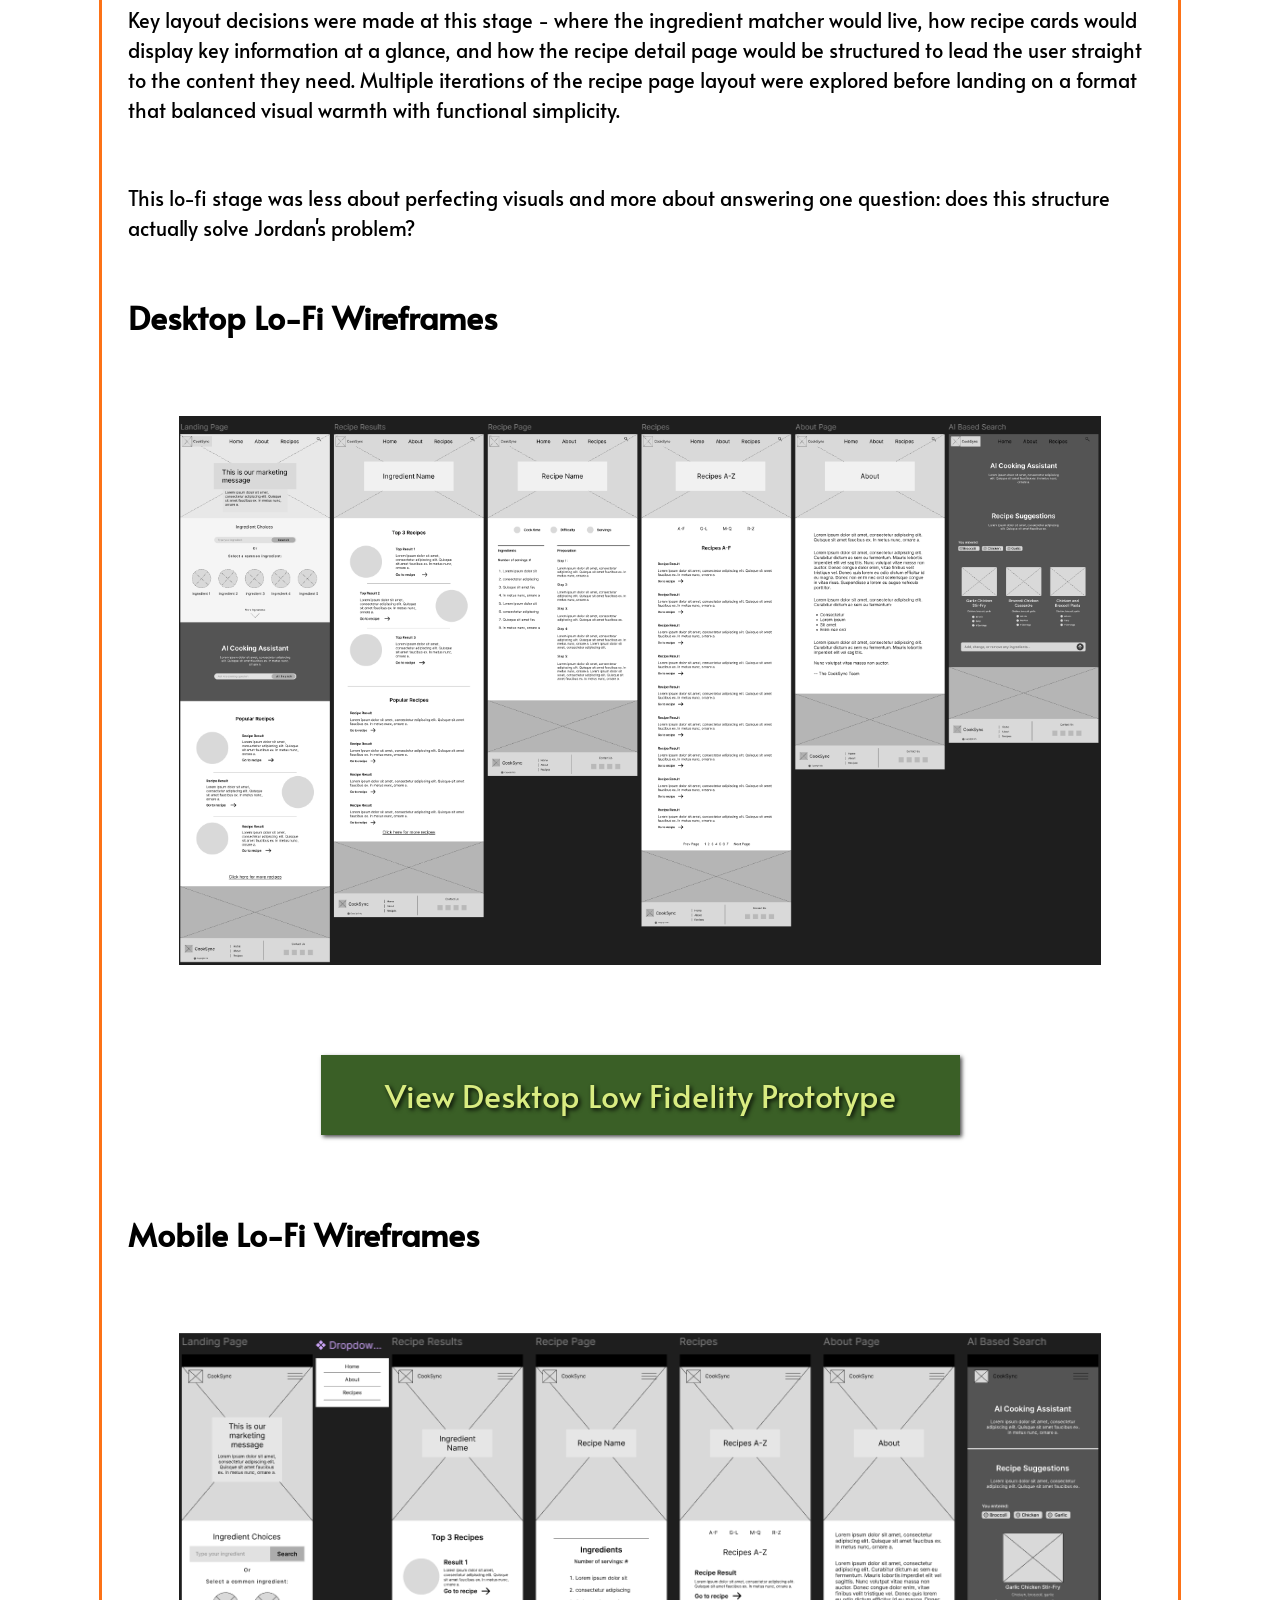
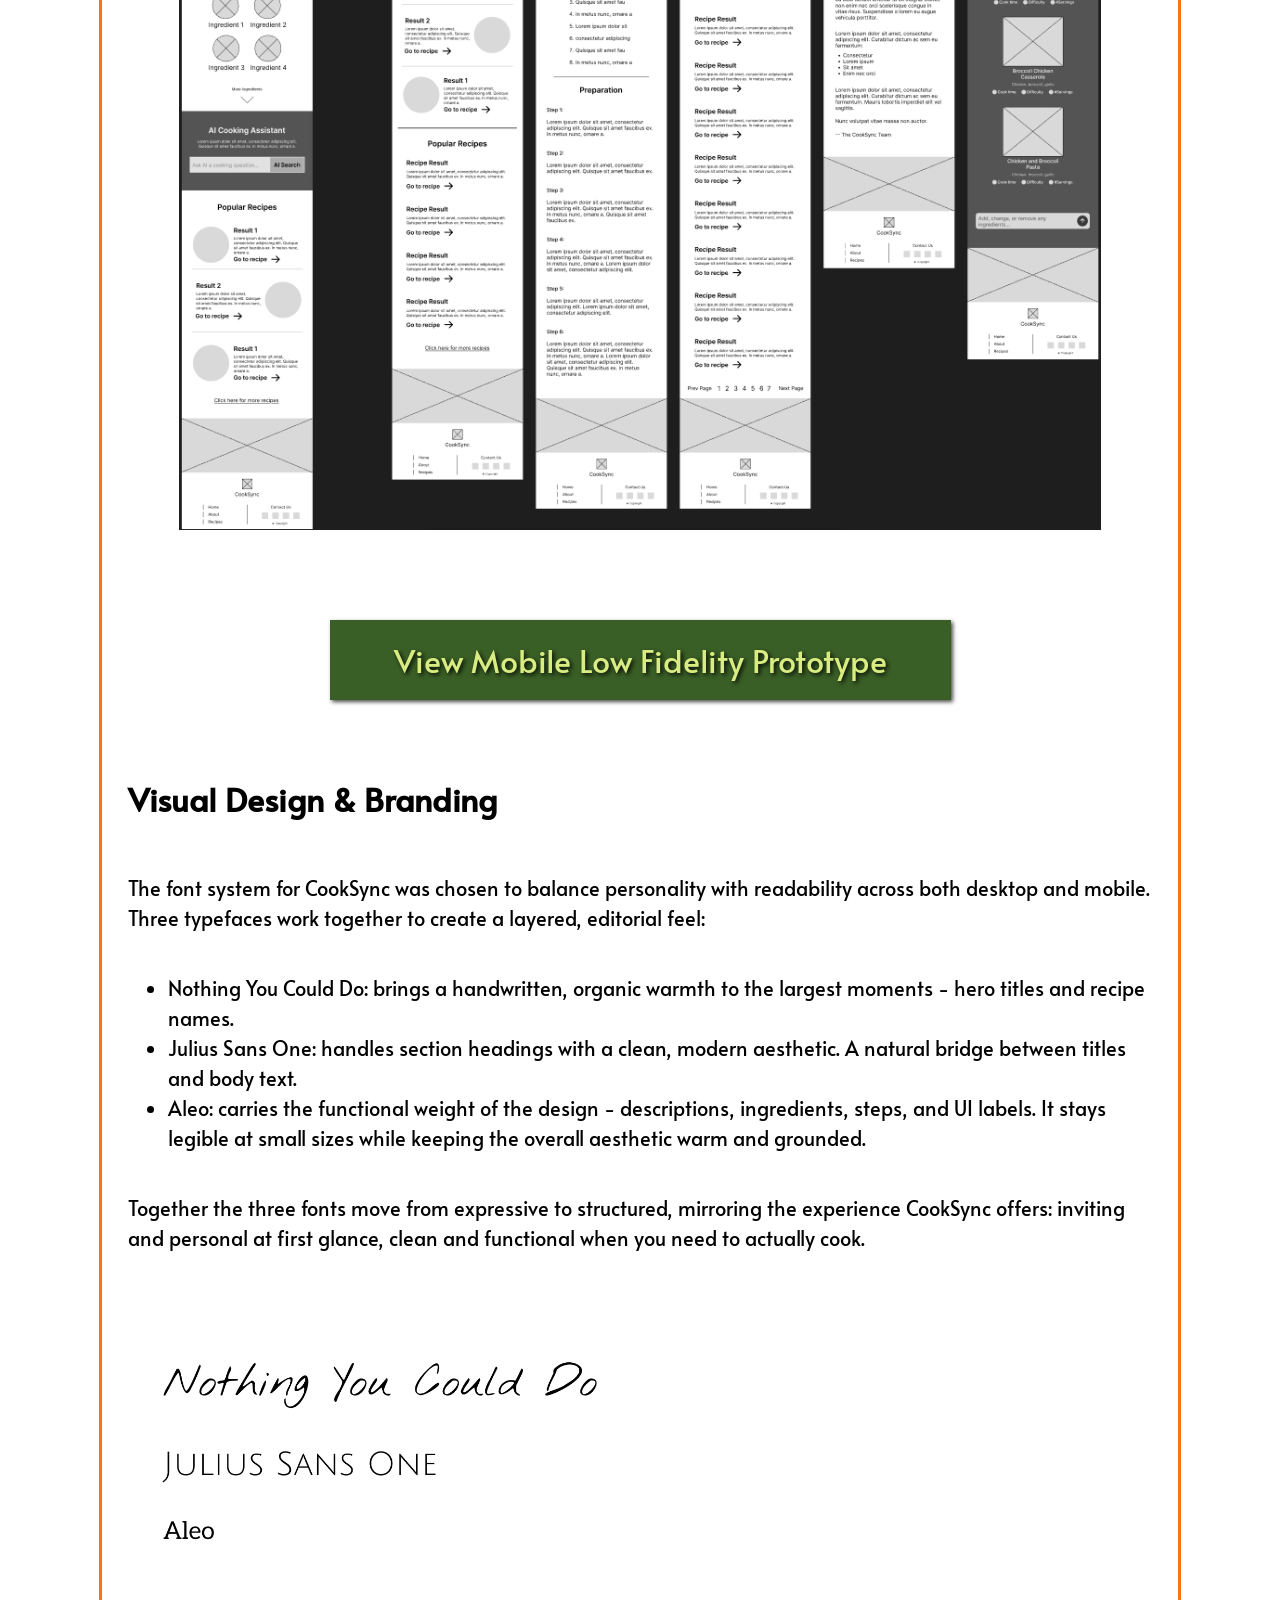
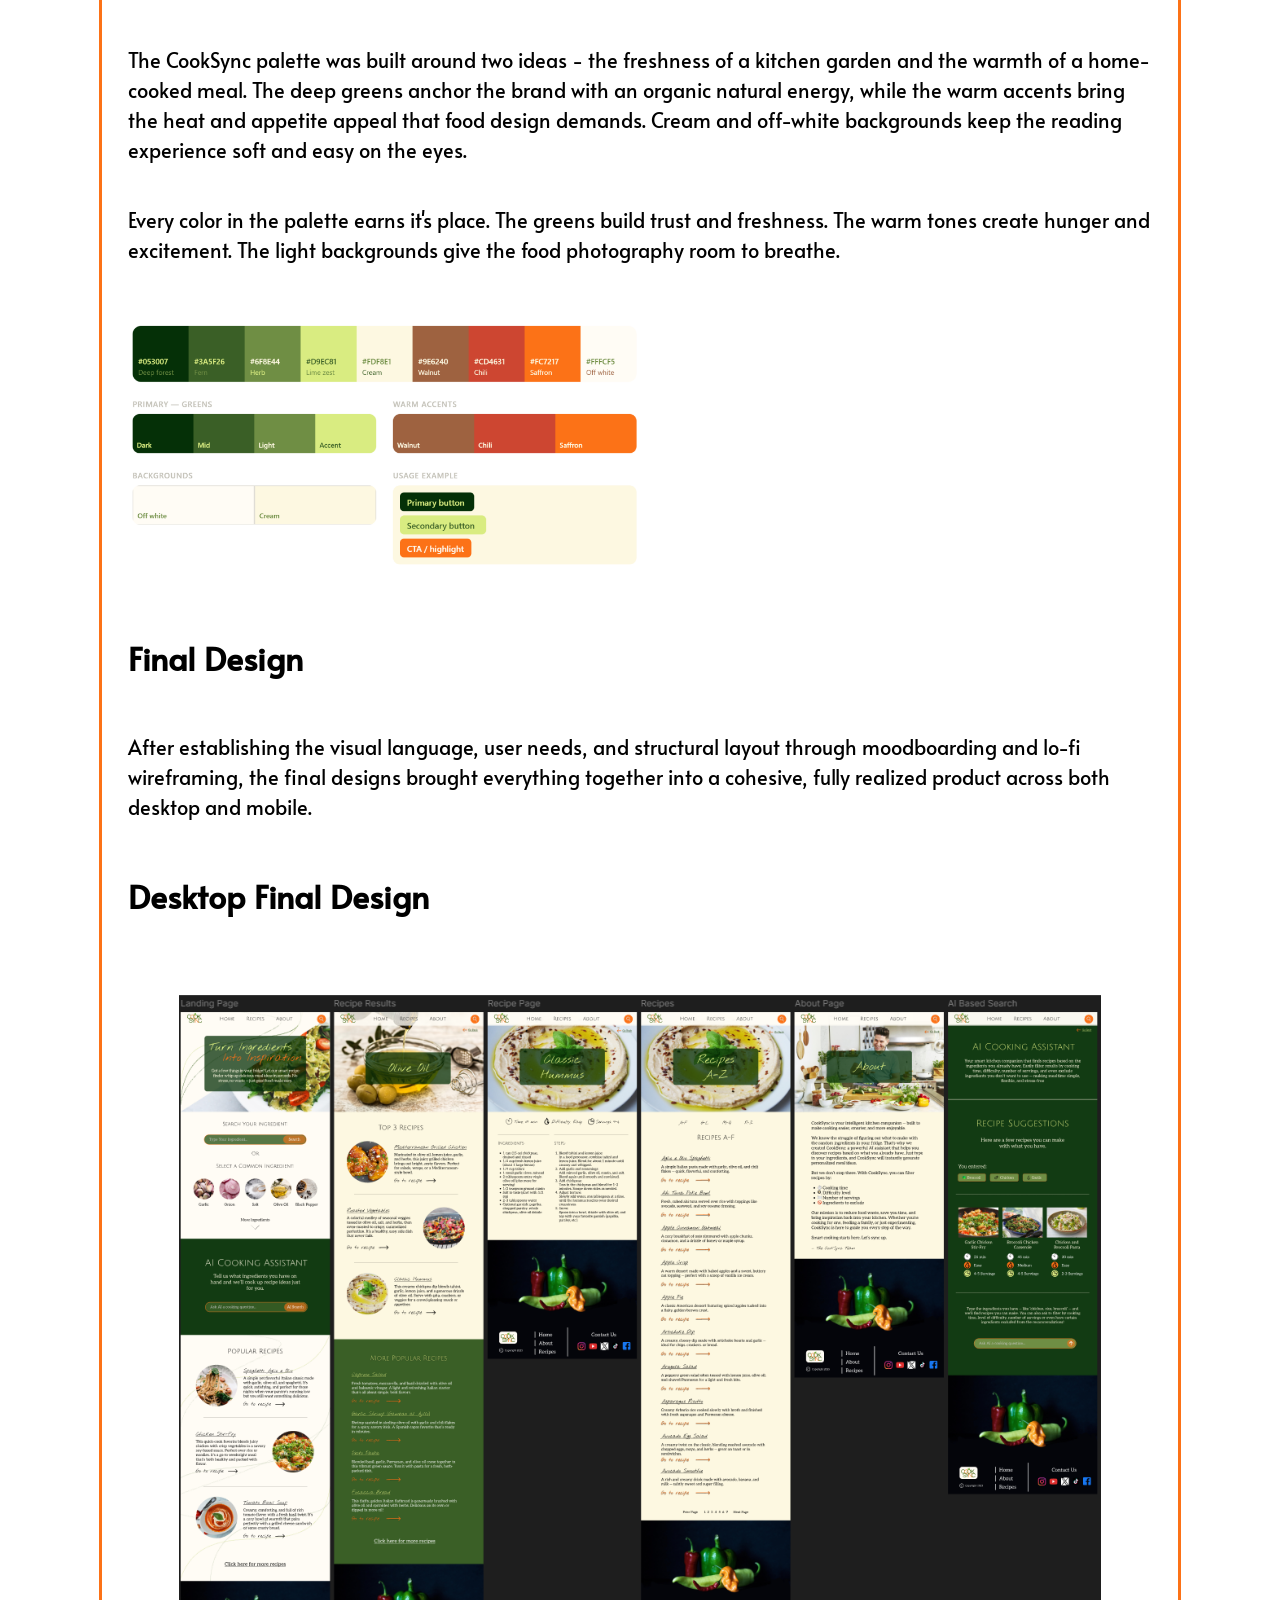
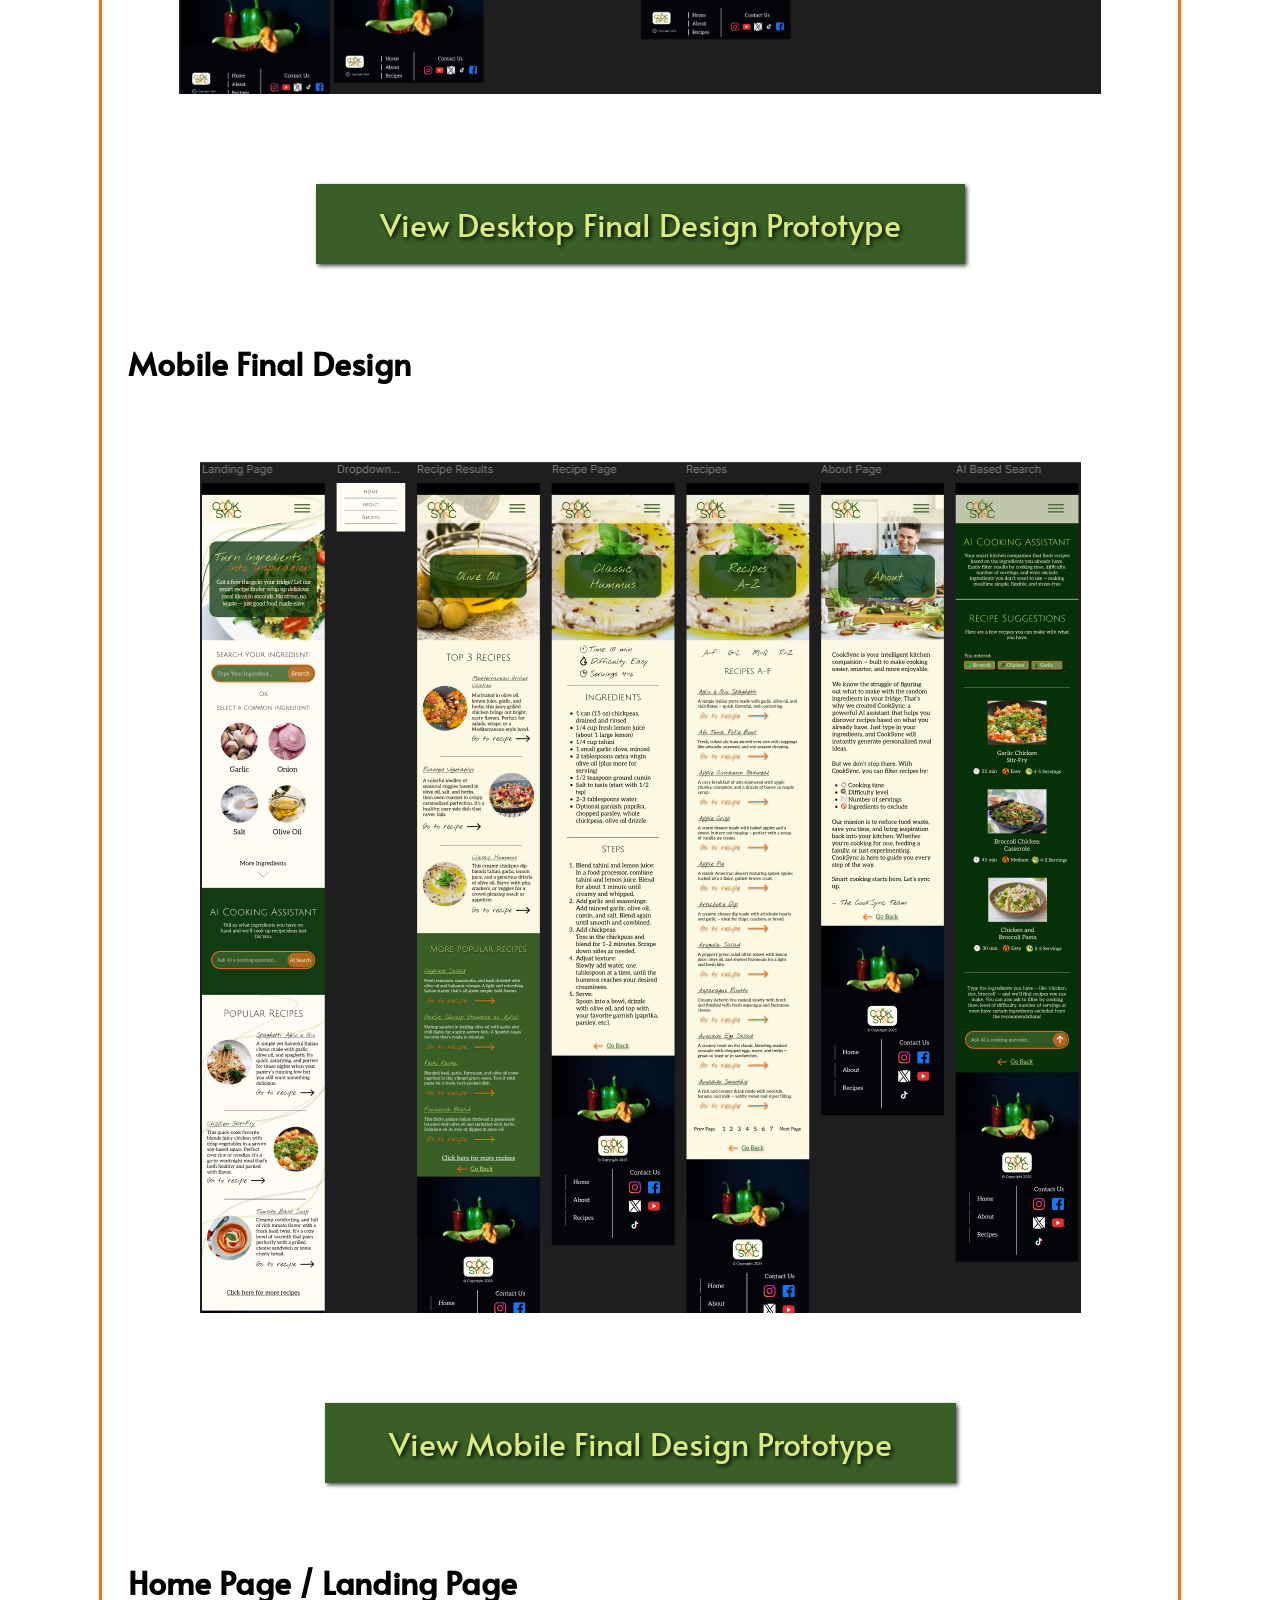
<file: cooksync.html>
<!DOCTYPE html>
<html lang="en">
<head>
    <meta charset="UTF-8">
    <meta name="viewport" content="width=device-width, initial-scale=1.0">
    <title>CookSync | Jessica Parrish</title>
    <link rel="icon" type="image/png" href="images/logo3.png">
    <link rel="stylesheet" href="cooksync.css">
    <link href="https://fonts.googleapis.com/css2?family=Alata&display=swap" rel="stylesheet">
    <link href="https://fonts.googleapis.com/css2?family=Aleo&display=swap" rel="stylesheet">
</head>
<body>
    <script src="script.js" defer></script>
    <header class="topNav">
        <img class="logo" src="images/logo4.png" alt="Jessica Parrish Logo">
        <nav class="navMenu">
            <a href="index.html">Home</a>
            <li class="dropdown">
               <a href="#" class="dropbtn">Projects</a>
               <ul class="dropdown-content">
                  <li><a href="cooksync.html">CookSync</a></li>
                  <li><a href="taniti.html">Taniti</a></li>
                  <li><a href="vib.html">Vibrational Earth</a></li>
               </ul>
            </li>   
            <a href="about.html">About</a>
        </nav>
        <button class="hamburger" aria-label="Toggle menu" aria-expanded="false">
            <span class="bar"></span>
            <span class="bar"></span>
            <span class="bar"></span>
        </button>
    </header>
    <div class="heroImage"></div>
    <h1>CookSync</h1>
    <h2 class="projectSlogan">Recipes Without the Fluff -- Powered by What's Already in Your Kitchen</h2>
    <div class="introduction">
        <div class="overview">
            <h3>Overview</h3>
            <h4>Role</h4>
            <p>UX Researcher, UX Designer, UI Designer</p>
            <h4>Timeline</h4> 
            <p>12 weeks</p>
            <h4>Tools</h4>
            <p>Figma</p>
            <h4>Final Project Links</h4>
            <a class="finalLinks" href="https://www.figma.com/design/EObHco2xkmyP4UUx8ljnqa/CookSync?node-id=33-724&t=5rOy4psQnCBDfSXm-1" target="_blank">View Final Desktop Design</a>
            <a class="finalLinks" href="https://www.figma.com/design/EObHco2xkmyP4UUx8ljnqa/CookSync?node-id=49-1810&t=5rOy4psQnCBDfSXm-1" target="_blank">View Final Mobile Design</a>
        </div>
        <div class="projectIntro">
            <h3>Background</h3>
            <p>The way people cook at home has changed dramatically. Between busy schedules, tighter grocery budgets, 
               and a growing desire to reduce food waste, home cooks need tools that work with them - not against them. 
               Recipe content online has exploded in recent years, yet the experience of actually finding and using a 
               recipe has gotten worse, not better. Endless scrolling, autoplay videos, and paragraphs of personal 
               narrative buried above every set of ingredients have turned a simple task into a frustrating one. 
            <br>
               Meanwhile, AI-powered tools are reshaping how people interact with information. There's a clear opportunity 
               to bring that same intelligence into the kitchen - not to replace the joy of cooking, but to remove the 
               friction that gets in the way of it.</p>
            <h3>Problem</h3> 
            <p>Home cooks - whether busy parents squeezing in a weeknight dinner, budget-conscious shoppers trying to 
               stretch groceries, or food lovers who just want to cook without the noise - share a common frustration: 
               recipe websites are bloated. Finding the actual recipe requires scrolling past lengthy personal essays, 
               pop-up ads, and autoplay videos just to get to the ingredient list.
            <br>
               Beyond the content clutter, there's a discovery problem. Most recipe platforms require users to know 
               what they want to make before they search. But real life doesn't work that way. People open their fridge, 
               see what's left, and wonder what they can actually make tonight. No major recipe platform answers that 
               question well. 
            <br>   
               CookSync was designed to solve both problems at once.</p>
            <h3>Project Goals</h3>
            <p>
                <ul>
                    <li>Design a clean, distraction-free recipe experience that serves the users actual need - 
                        ingredients, steps, time, and nothing else.</li>
                    <li>Build an AI-powered ingredient matching feature that lets users input what they have on hand and 
                        receive recipes they can realistically make.</li>
                    <li>Create a responsive desktop and mobile experience that feels warm, approachable, and 
                        food-forward.</li> 
                    <li>Ensure the design serves a wide range of home cooks - from the time-crunched to the waste-conscious 
                        to the simply curious.</li>       
                </ul>
            </p>
            <h3>The Solution</h3>
            <p>CookSync strips every recipe down to its essentials and puts an AI assistant front and center. On both 
                desktop and mobile, users are greeted with a clean search experience and a prompt to either browse recipes 
                or type in their available ingredients. The AI filter does the heavy lifting - parsing ingredients input, 
                matching it against recipes in the database, and surfacing results ranked by how many ingredients the user 
                already has.
            <br>
                Every recipe page follows the same uncluttered format: a hero image, key stats (time, servings, difficulty), 
                a clean ingredient list, and numbered steps. No backstory. No ads interrupting the instructions. Just the recipe.
            </p>
        </div>
    </div>
    <div class="designProcess">
        <img src="images/designprocess.png" alt="CookSync Design Process">
    </div>
    <div class="understand">
        <h2 style="text-decoration-line: underline;">Understanding the Problem</h2>
        <h3>The Research Phase</h3>
        <p>The research phase for CookSync didn't begin with a formal study - it began with seeing the potential in 
           AI & technology to help speed up the recipe research process by searching for ingredients that you have, not 
           ingredients that you'll need. It also began with a lived experience that turned out to be widely shared - 
           the frustration of scrolling past paragraphs of personal narrative, embedded ads, and autoplay videos 
           just to reach an ingredient list. This potential and frustration became the seed of this project. 
        <br>
        <p>This wasn't just personal. Watching others on social media flock to videos that show them how they could 
           use their extra ingredients made it clear that an AI-powered recipe discovery tool could meet a real need 
           and could make recipe discovery smarter and more intuitive overall. They wouldn't need to just stumble on a 
           recipe they enjoy - they could seek one out. I also discovered that the problem of recipe content clutter 
           was widely shared. There are social media videos that show DIY workarounds to get to the core content they
           are looking for, these videos have millions of views, and thousands of likes and comments, which shows that 
           this is a problem that resonates with a wide audience. The fact that users are going out of their way to
           work around the experience - rather than through it - is a strong signal that the design of most recipe 
           platforms is failing them. 
        </p>   
        <h3>Key Insights</h3>
        <ul>
            <li>
                Discovering a recipe shouldn't be the part of the cooking process that is the most time consuming. 
                AI technology is speeding up many processes across industries - recipe discovery should be 
                one of them.
            </li>
            <li>
                When users resort to browser tricks to access the core content of the page, the design has failed 
                them. Recipe content isn't the problem - the layers wrapped around it are.
            </li>
        </ul>
        <h3>Pain Point That Drove Everything</h3>
        <p>At the center of this project is one primary pain point: too much irrelevant content between the user 
           and the recipe. Every design decision in CookSync traces back to this. The fluff-free recipe format, the
           clean information hierarchy, the minimal visual chrome - all of it exists to close the gap between the user
           landing on a recipe and actually being able to use it.
        </p>
        <p>This focus also shaped the AI ingredient matcher. The same user who is frustrated by clutter is also the 
           user who opens the fridge, sees a handful of ingredients, and wants an answer fast. The matcher removes yet
           another layer of friction - the need to already know what you want before you can find it.
        </p>
    </div>
    <div class="define">
        <h2 style="text-decoration-line: underline;">Defining User's Needs and Problems</h2>
        <h3>User Needs</h3>
        <ul>
            <li>A recipe experience that gets out of the way and lets them cook.</li>
            <li>A way to find recipes based on what they already have at home.</li>
            <li>A tool that respects their time and doesn't require scrolling, clicking, or workarounds.</li>
            <li>Confidence that the recipe they find is actually makeable with what's in their kitchen.</li>
        </ul>
        <h3>Persona Development</h3>
        <p>With a clear sense of the problem space, the next step was defining exactly who CookSync was being designed 
           for and what they truly needed. The insights gathered in the empathize phase pointed consistently toward one
           type of user: someone who loves cooking or wants to cook more, but finds that the tools available to them
           create more friction than they remove.
        </p>
        <p>The core user need isn't a better recipe - it's a faster, cleaner path to one. That was how I created the
           persona, Jordan Mills. Jordan is a working parent who handles most of the cooking for the household. Between 
           work, school pickups, and everything else on the to-do list, dinner has to come together fast. Opening a recipe
           site means commiting to a scroll. By the time Jordan gets past the author's summer vacation story amd the third
           pop-up ad, the motivation to cook something new has already faded. More often than not, it's back to the same five
           meals the family already knows.
        </p>
        <img src="images/jordanMills.png" alt="CookSync Persona - Jordan Mills">
        <h3>Problem Statement</h3>
        <p>Home cooks need a way to quickly find and use recipes without wading through irrelevant content - because the current
           recipe browsing experience is cluttered, slow, and built around the author rather than the cook.
        </p>
    </div>
    <div class="ideate">
        <h2 style="text-decoration-line: underline;">Ideate</h2>
        <h3>Exploring the Design Direction</h3>
        <p>With a clear understanding of the user's needs, the ideation phase focused on translating those insights into a visual 
           amd structural direction for CookSync. Rather than generating a large volume of divergent concepts, ideation here was
           purposeful and grounded - moving from inspiration to layout to interaction in a focused sequence.
        </p>
        <h3>How Might We...</h3>
        <p>The problem definition naturally led to a set of guiding questions that shaped every creative decision:</p>
        <ul>
            <li>How might we design a recipe page that respects the user's time and gets out of the way?</li>
            <li>How might we make ingredient-based discovery feel effortless and intuitive?</li>
            <li>How might we use AI in a way that feels helpful rather than overwhelming?</li>
            <li>How might we create an experience that feels warm and food-forward without sacrificing clarity?</li>
        </ul>
        <p>These questions becme a creative filter - any idea that didn't serve at least one of them was set aside.</p>
        <h3>Moodboard & Visual Direction</h3>
        <p>Before touching a wireframe, a moodboard was built to establish the visual language of CookSync. The goal was to find a
           direction that felt warm and food-forward while remaining clean enough to support a distraction-free reading experience.
           Color palettes were explored with an emphasis on natural, kitchen-adjacent tones - creamy neutrals, warm earthy accents,
           muted greens. Layout references were pulled from editorial food publications and minimal web app designs, looking for the 
           intersection between appetizing and functional. 
        </p>
        <br>
        <p>This step was essential in making sure the final design would feel cohesive and intentional - not just usable, but inviting.</p>
        <img class="moodboard" src="images/moodboard.png" alt="CookSync Moodboard">
        <h3>User Flow</h3>
        <img class="userFlow" src="images/userflow.png" alt="CookSync User Flow">
    </div>
    <div class="prototype">
        <h2 style="text-decoration-line: underline;">Prototype</h2>
        <h3>Lo-Fi Wireframes</h3>
        <p>With the visual direction established, lo-fi wireframes were created in Figma to explore the structural layout of CookSync
           across both desktop and mobile. The wireframes focused on two core flows:
        </p>
        <br>
        <ul>
            <li>Browsing and finding a recipe through search and filters.</li>
            <li>Using the AI ingredient matcher to surface recipes based on what's already at home.</li>
        </ul>
        <br>
        <p>Key layout decisions were made at this stage - where the ingredient matcher would live, how recipe cards would display
           key information at a glance, and how the recipe detail page would be structured to lead the user straight to the content they 
           need. Multiple iterations of the recipe page layout were explored before landing on a format that balanced visual warmth with
           functional simplicity.
        </p>
        <br>
        <p>This lo-fi stage was less about perfecting visuals and more about answering one question: does this structure actually solve
           Jordan's problem?
        </p>
        <h3>Desktop Lo-Fi Wireframes</h3>
        <img class="loFiDesktopIMG" src="images/desktopLoFi.png" alt="CookSync Desktop Lo-Fi Wireframes">
        <a class="wireframeLinks" href="https://www.figma.com/proto/EObHco2xkmyP4UUx8ljnqa/CookSync?node-id=4-2&t=eV6ZqIzQcBnSm5pl-1" target="_blank">View Desktop Low Fidelity Prototype</a>
        <h3>Mobile Lo-Fi Wireframes</h3>
        <img class="loFiMobileIMG" src="images/mobileLoFi.png" alt="CookSync Mobile Lo-Fi Wireframes">
        <a class="wireframeLinks" href="https://www.figma.com/proto/EObHco2xkmyP4UUx8ljnqa/CookSync?node-id=14-252&t=9PRGOcy0ulj1VXqA-1" target="_blank">View Mobile Low Fidelity Prototype</a>
        <h3>Visual Design & Branding</h3>
        <p>The font system for CookSync was chosen to balance personality with readability across both desktop and mobile. Three typefaces
           work together to create a layered, editorial feel:
        </p>
        <ul>
            <li>Nothing You Could Do: brings a handwritten, organic warmth to the largest moments - hero titles and recipe names.</li>
            <li>Julius Sans One: handles section headings with a clean, modern aesthetic. A natural bridge between titles and body text.</li>
            <li>Aleo: carries the functional weight of the design - descriptions, ingredients, steps, and UI labels. It stays legible at small
                sizes while keeping the overall aesthetic warm and grounded.</li>
            </li>
        </ul>
        <p>Together the three fonts move from expressive to structured, mirroring the experience CookSync offers: inviting and personal at 
           first glance, clean and functional when you need to actually cook.
        </p>
        <img class="fontSystem" src="images/font.png" alt="CookSync Font System">
        <p>The CookSync palette was built around two ideas - the freshness of a kitchen garden and the warmth of a home-cooked meal. The deep
           greens anchor the brand with an organic natural energy, while the warm accents bring the heat and appetite appeal that
           food design demands. Cream and off-white backgrounds keep the reading experience soft and easy on the eyes.
        </p>
        <p>Every color in the palette earns it's place. The greens build trust and freshness. The warm tones create hunger and excitement.
           The light backgrounds give the food photography room to breathe.
        </p>
        <img class="colorPalette" src="images/colors.png" alt="CookSync Color Palette">
        <h3>Final Design</h3>
        <p>After establishing the visual language, user needs, and structural layout through moodboarding and lo-fi wireframing, the final designs
           brought everything together into a cohesive, fully realized product across both desktop and mobile.
        </p>
        <h3>Desktop Final Design</h3>
        <img class="finalDesktop" src="images/desktopHiFi.png" alt="CookSync Desktop Final Design">
        <a class="wireframeLinks" href="https://www.figma.com/proto/EObHco2xkmyP4UUx8ljnqa/CookSync?node-id=33-724&t=eV6ZqIzQcBnSm5pl-1" target="_blank">View Desktop Final Design Prototype</a>
        <h3>Mobile Final Design</h3>
        <img class="finalMobile" src="images/mobileHiFi.png" alt="CookSync Mobile Final Design">
        <a class="wireframeLinks" href="https://www.figma.com/proto/EObHco2xkmyP4UUx8ljnqa/CookSync?node-id=49-1810&t=0PeqMvIHr6Rp89ay-1" target="_blank">View Mobile Final Design Prototype</a>
        <h3>Home Page / Landing Page</h3>
        <p>The home page sets the tone for everything CookSync stands for. The hero section leads the brand's core promise - turning what's already in
           your fridge into something worth eating - paired with a full-bleed food photograph that does the emotional heavy lifting. Below the fold,
           users are introduced to a few discovery paths: the ingredient search bar for quick input, the common ingredient shortcuts for users who want 
           a nudge in the right direction, and an AI search section if you have more than one ingredient in mind. Popular recipes round out the page, 
           giving casual browsers something to land on without any friction.
        </p>
        <br>
        <p>On mobile the layout stacks naturally, keeping the ingredient search front and center and ensuring the most important action is always within
           thumb's reach.
        </p>
        <h4>Desktop Home Page</h4>
        <img class="finalImages" src="images/desktopLP.png" alt="CookSync Desktop Final Design Home Page">
        <h4>Mobile Home Page</h4>
        <img class="finalImages" src="images/mobileLP.png" alt="CookSync Mobile Final Design Landing Page">
        <h3>AI Cooking Assistant Page</h3>
        <p>The AI cooking assistant page gives users a familiar AI setup, conversation and recipe results above and a way to continue the conversation down
           below. The AI cooking assistant can be accessed from an AI search section on the Home Page. Once you search for ingredients the AI will display 
           which ingredients you entered, along with a list of recipes that match the ingredients you were searching for. The AI gives users a conversational 
           entry point - letting them describe what they have or what they're in the mood for in a natural language, making the feature less like a filter 
           and more like a knowledgable kitchen companion.
        </p>
        <h4>Desktop AI Cooking Assistant Page</h4>
        <img class="finalImages" src="images/desktopAI.png" alt="CookSync Desktop Final Design AI Page">
        <h4>Mobile AI Cooking Assistant Page</h4>
        <img class="finalImages" src="images/mobileAI.png" alt="CookSync Mobile Final Design AI Page">
        <h3>Individual Recipe Page</h3>
        <p>The recipe page is where CookSync's core promise is delivered. Every recipe follows the same strict structure: a large hero image - followed by 
           a clean two-column layout separating ingredients from steps. No author biography. No embedded ads. No content competing for attention while someone 
           is trying to cook.
        </p>
        <br>
        <p>On mobile the two-column layout collapses into a single scrollable flow, with generous tap targets and font sizes optimized for a user whose hands 
           might be covered in flour.
        </p>
        <h4>Desktop Recipe Page</h4>
        <img class="finalImages" src="images/desktopRecipe.png" alt="CookSync Desktop Final Design Recipe Page">
        <h4>Mobile Recipe Page</h4>
        <img class="finalImages" src="images/mobileRecipe.png" alt="CookSync Mobile Final Design Recipe Page">
    </div>
    <div class="testLearn">
        <h2 style="text-decoration-line: underline;">Test & Learn</h2>
        <h3>Usability Testing</h3>
        <p>To validate the core user flows of CookSync, a guerrilla usability test was conducted using a Wizard of Oz Figma
           prototype across both desktop and mobile. Three participants were recruited to complete three tasks each, simulating
           real interactions with the AI ingredient matcher, the ingredient search, and the passive browsing experience.
        </p>
        <br>
        <p>Before testing began, participants were given the following disclaimer:</p>
        <br>
        <p style="font-style: italic;">This is an early stage prototype - for the purpose of this test:
            <ul style="font-style: italic;">
                <li>All recipes will lead to the 'Classic Hummus' page as a representative example of the recipe detail screen.</li>
                <li>All single ingredient searches will also lead to the 'Olive Oil' page as a representative example of the 'Ingredient Recipe Result' page.</li>
                <li>The search bars used for these tests have been pre-typed based on the current amount of functionality available.</li>
            </ul>
        </p>
        <img class="finalImages" src="images/CSUsability.png" alt="CookSync Mobile Final Design Recipe Page">
        <h3>Biggest Problem & Actionable Change</h3>
        <p>The AI Cooking Assistant's placement as a scroll section on the home page was not immediately discoverable for all users.
           Some expected it to be accessible directly from the navigation menu.
        </p>
        <br>
        <p>Actionable: Add an "AI" label or dedicated shortcut to the navigation bar so users can access the AI Cooking Assistant 
           from any page without needing to scroll the home page to find it. 
        </p>
        <h3>Reflection on Testing</h3>
        <p>Overall the usability test confirmed that CookSync's core value proposition landed clearly with users - the clean recipe
           page and ingredient-based search were the most positively received aspects of the prototype. The friction points that
           emerged were minor and actionable, pointing to a navigation discoverability issue rather than any fundamental issues
           with the design concept. These findings directly informed refinements to the final prototype.
        </p>
        <h3>Revisions From Usability Testing</h3>
        <p>The revisions that I made were to the navigation menu at the top of each page and the footer menu at the bottom of each page.
           A pop-up box that stayed attached to the same place on the screen seemed like it could be an option but I did not want to 
           feel as if the AI was being pushed onto users. I wanted to add an easy way to navigate to the AI Cooking Assistant but I did 
           not want to make it to overbearing as not all users will be interested in using the AI feature. 
        </p>
        <br>
        <p>That is why for the Desktop version I just simply added an 'AI' shortcut in both the top navigation and the footer navigation.
           And in the mobile version I added a shortcut in the dropdown hamburger menu and the footer.
        </p>
        <h4>Desktop Revisions</h4>
        <img class="desktopRev" src="images/desktopRevNav.png" alt="CookSync Desktop Revision Design">
        <img class="desktopRev" src="images/desktopRevision.png" alt="CookSync Desktop Revision Design">
        <h4>Mobile Revisions</h4>
        <div class="mobileRevisions">
            <img class="mobileRev1" src="images/mobileRevNav.png" alt="CookSync Mobile Revision Design">
            <img class="mobileRev2" src="images/mobileRevision.png" alt="CookSync Mobile Revision Design">
        </div>   
    </div>
    <div class="reflections">
        <h2 style="text-decoration-line: underline;">Reflections & Takeaways</h2> 
        <p>CookSync started from a simple but genuine frustration - that finding a recipe online had somehow become harder
           than it needed to be. What began as a personal observation turned into a design challenge that pushed me to think 
           carefully about restraint, clarity, and the role AI can play in making everyday tasks feel effortless.
        </p>
        <br>
        <p>This project reinforced something that is easy to forget in visual design - that the best interface decisions are
           often about what you take away, not what you add. Every time I was tempted to include more information, more visual
           elements, or more features, the user's needs pulled me back to simplicity. CookSync is a better product for every 
           element that didn't make it onto the page.
        </p>
        <br>
        <p>CookSync is a concept, but the problem it solves is real. For the home cook who just wants to know what they can make
           tonight without the noise - this is the product they've been scrolling past life stories to find.
        </p>
    </div> 
    <div class="arrowSection">
        <a href="index.html" class="arrows">
            <h2 class="arrowHeading">Head Back To The Homepage!</h2>
            <img class="orangeArrow" src="images/purpleArrow.png" alt="Home Arrow Icon">
        </a>
        <a href="taniti.html" class="arrows">  
            <h2 class="arrowHeading">View My Taniti Project!</h2>
            <img class="orangeArrow" src="images/blueArrow.png" alt="Taniti Arrow Icon">
        </a>
        <a href="vib.html" class="arrows">
            <h2 class="arrowHeading">View My Vibrational Earth Project!</h2>
            <img class="orangeArrow" src="images/greenArrow.png" alt="Vibrational Earth Arrow Icon">
        </a>
      </div> 
        <div class="contactArea">
        <h2 class="contactHeading">Let's Connect</h2>
        <p class="contactText">I'm always open to new opportunities and collaborations. Feel free to reach out!</p>
        <div class="contactButtons">
            <a href="https://mail.google.com/mail/?view=cm&to=jlynparrish@gmail.com" target="_blank" rel="noopener noreferrer">
                <img class="contactImg" src="images/gmail.png" alt="Email Icon">
            </a>
            <a href="https://www.linkedin.com/in/jessica-parrish-7981b0353" target="_blank" rel="noopener noreferrer">
                <img class="contactImg" src="images/linkedin.png" alt="LinkedIn Icon" class="contactIcon">   
            </a>
        </div>    
    </div>    
    <footer class="footer">
        <p>&copy; 2026 Jessica Parrish</p>
    </footer>   
</body> 
</html>
</file>
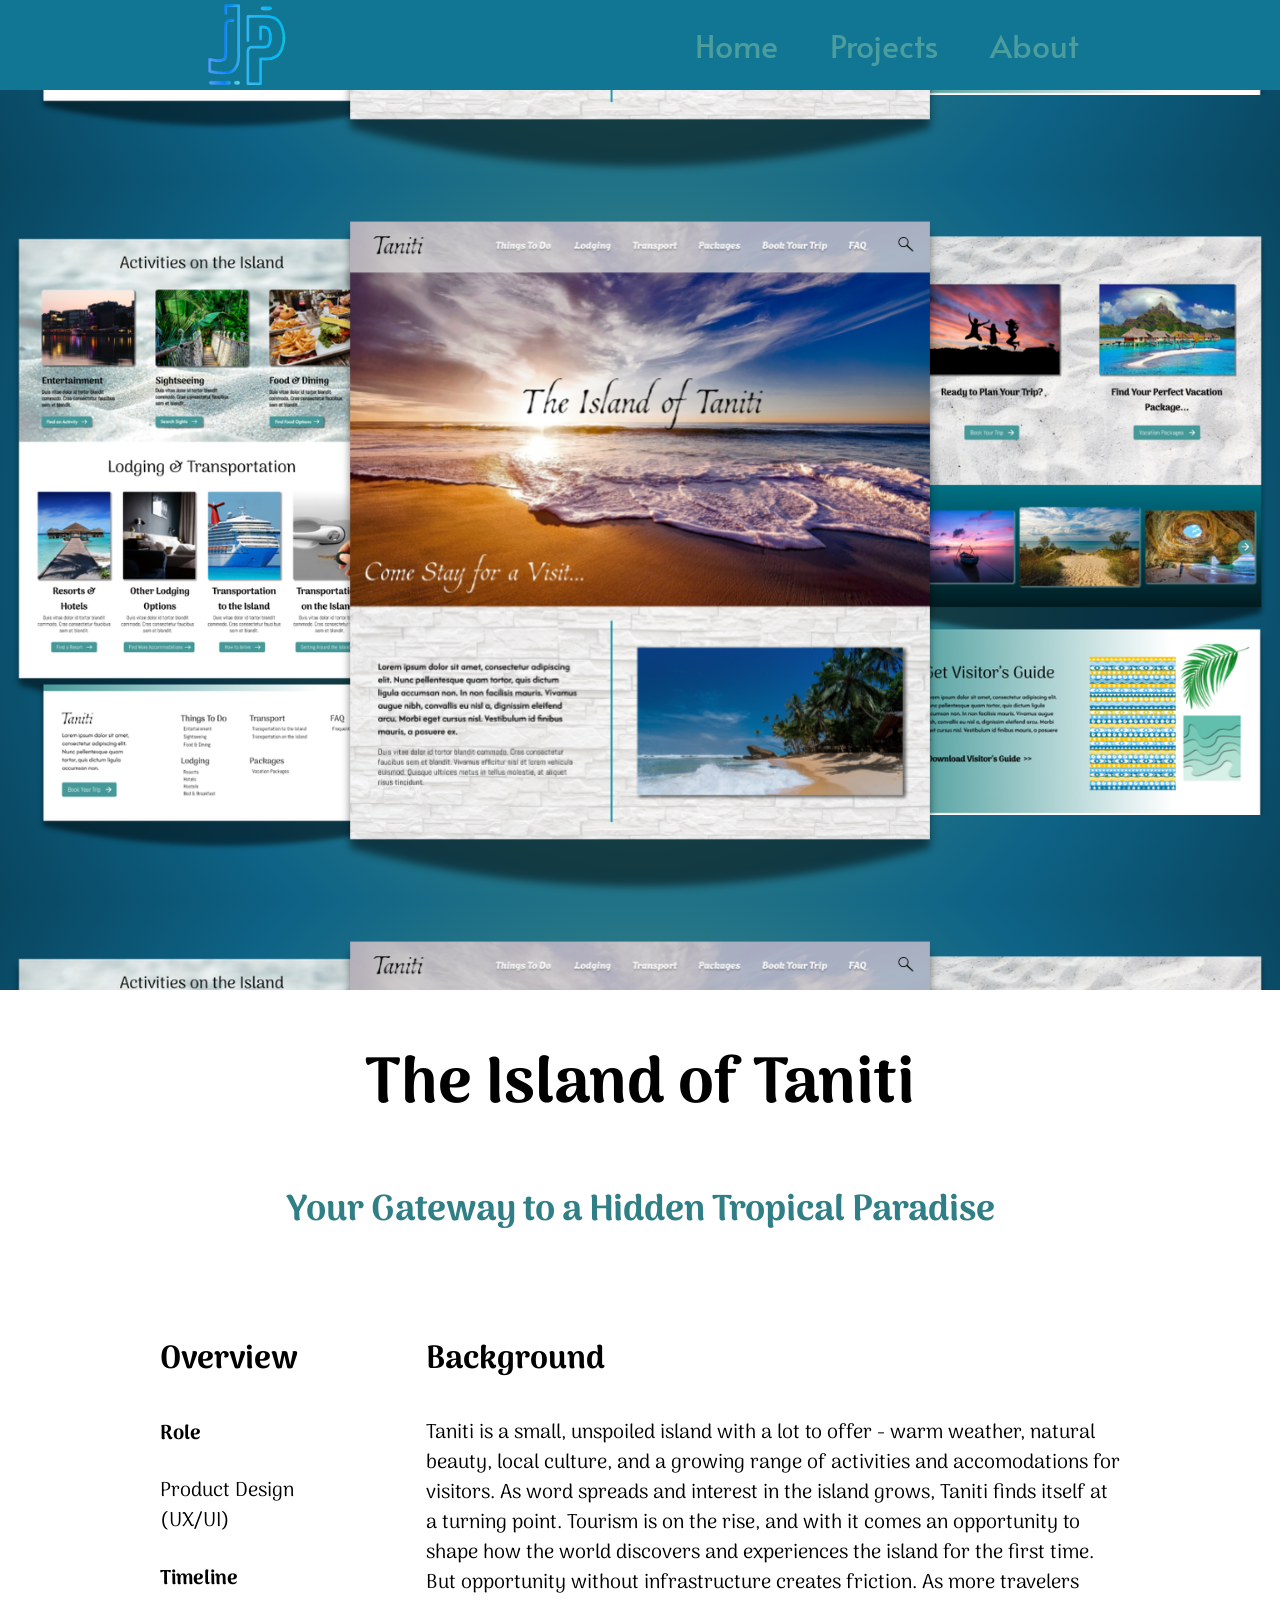
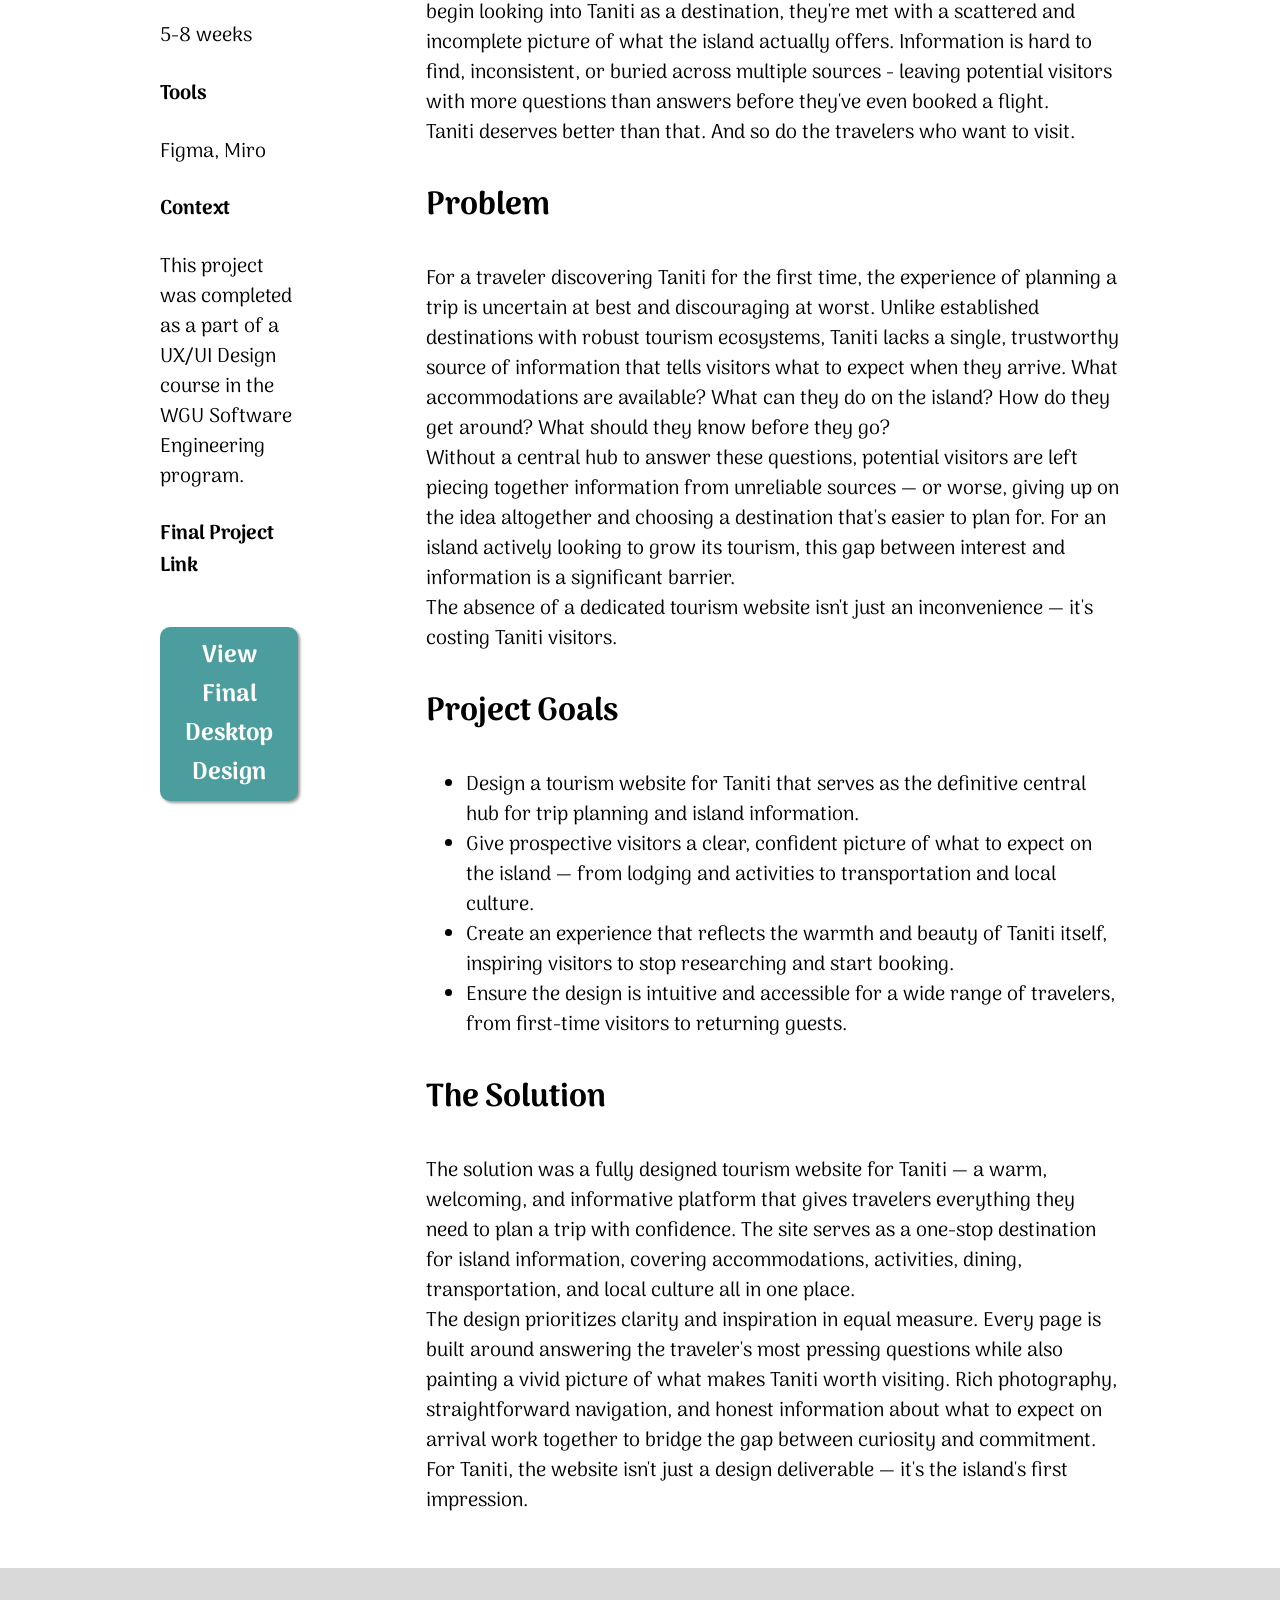
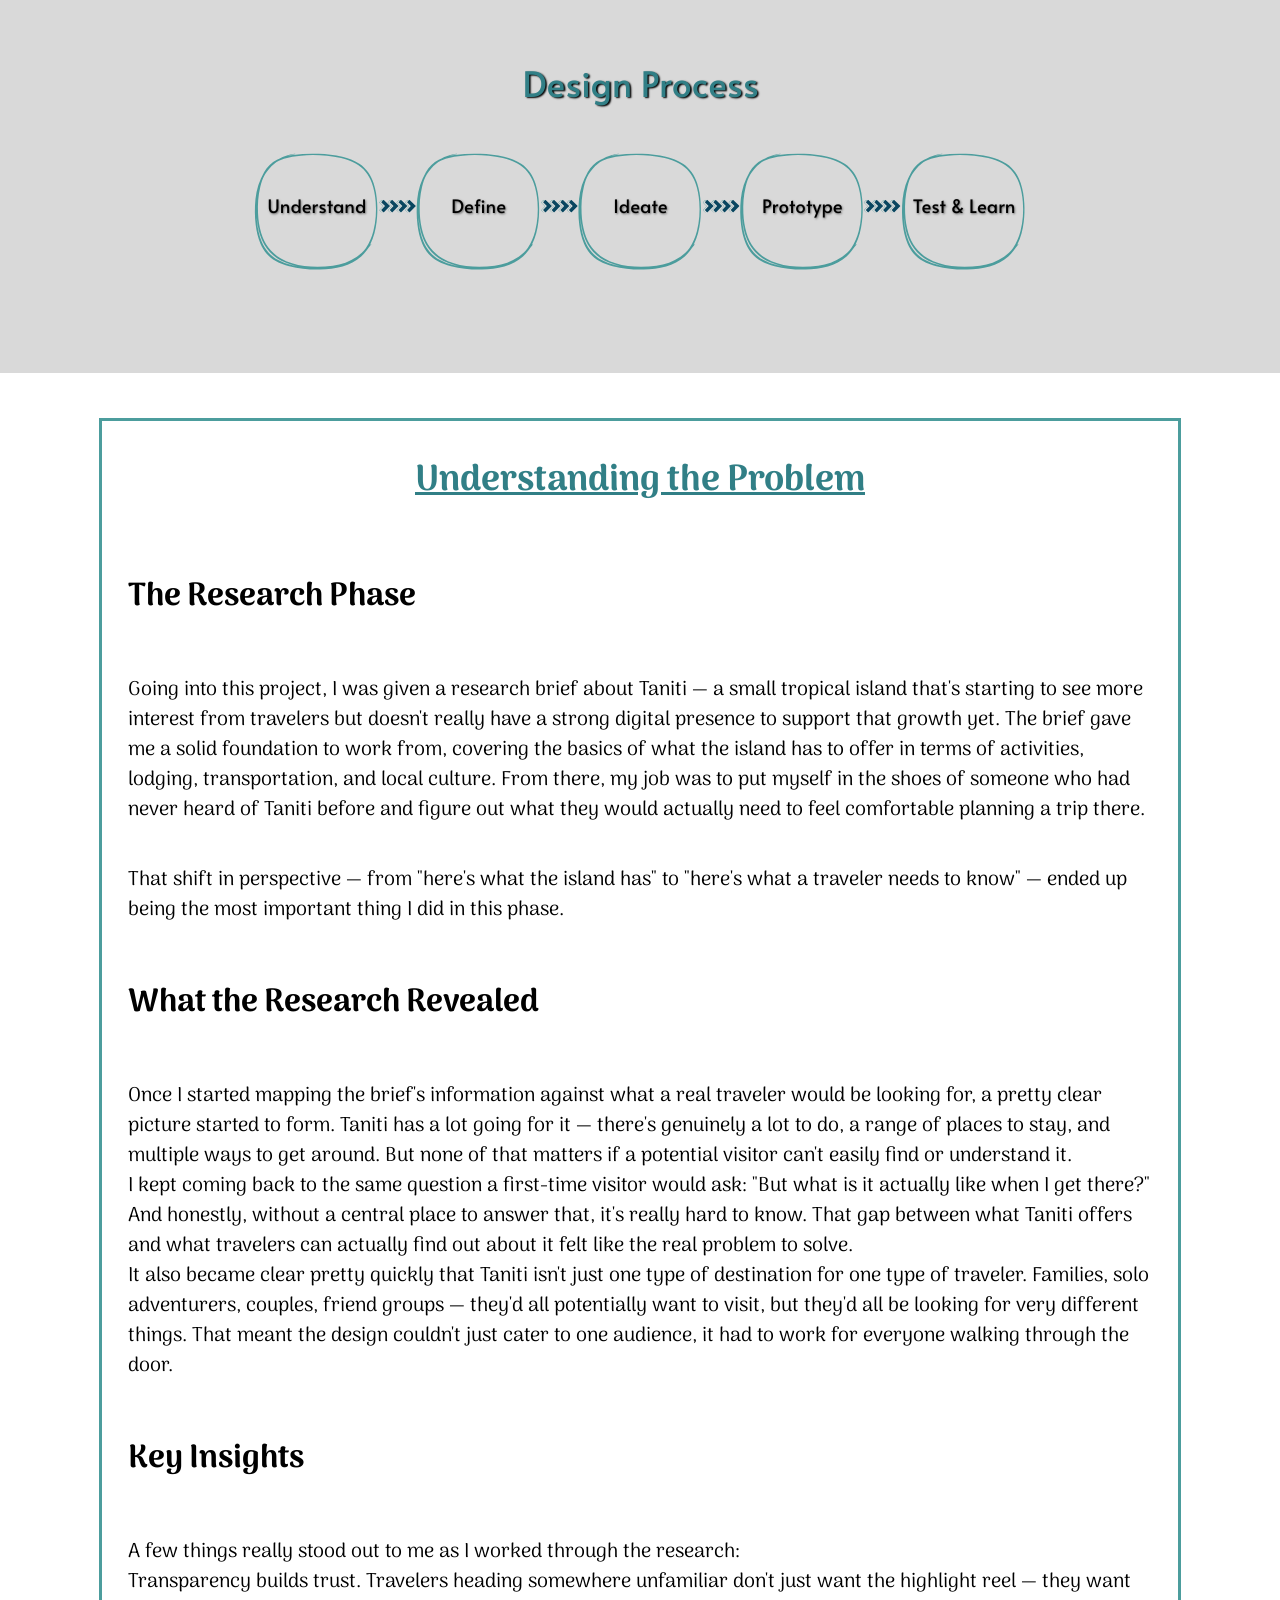
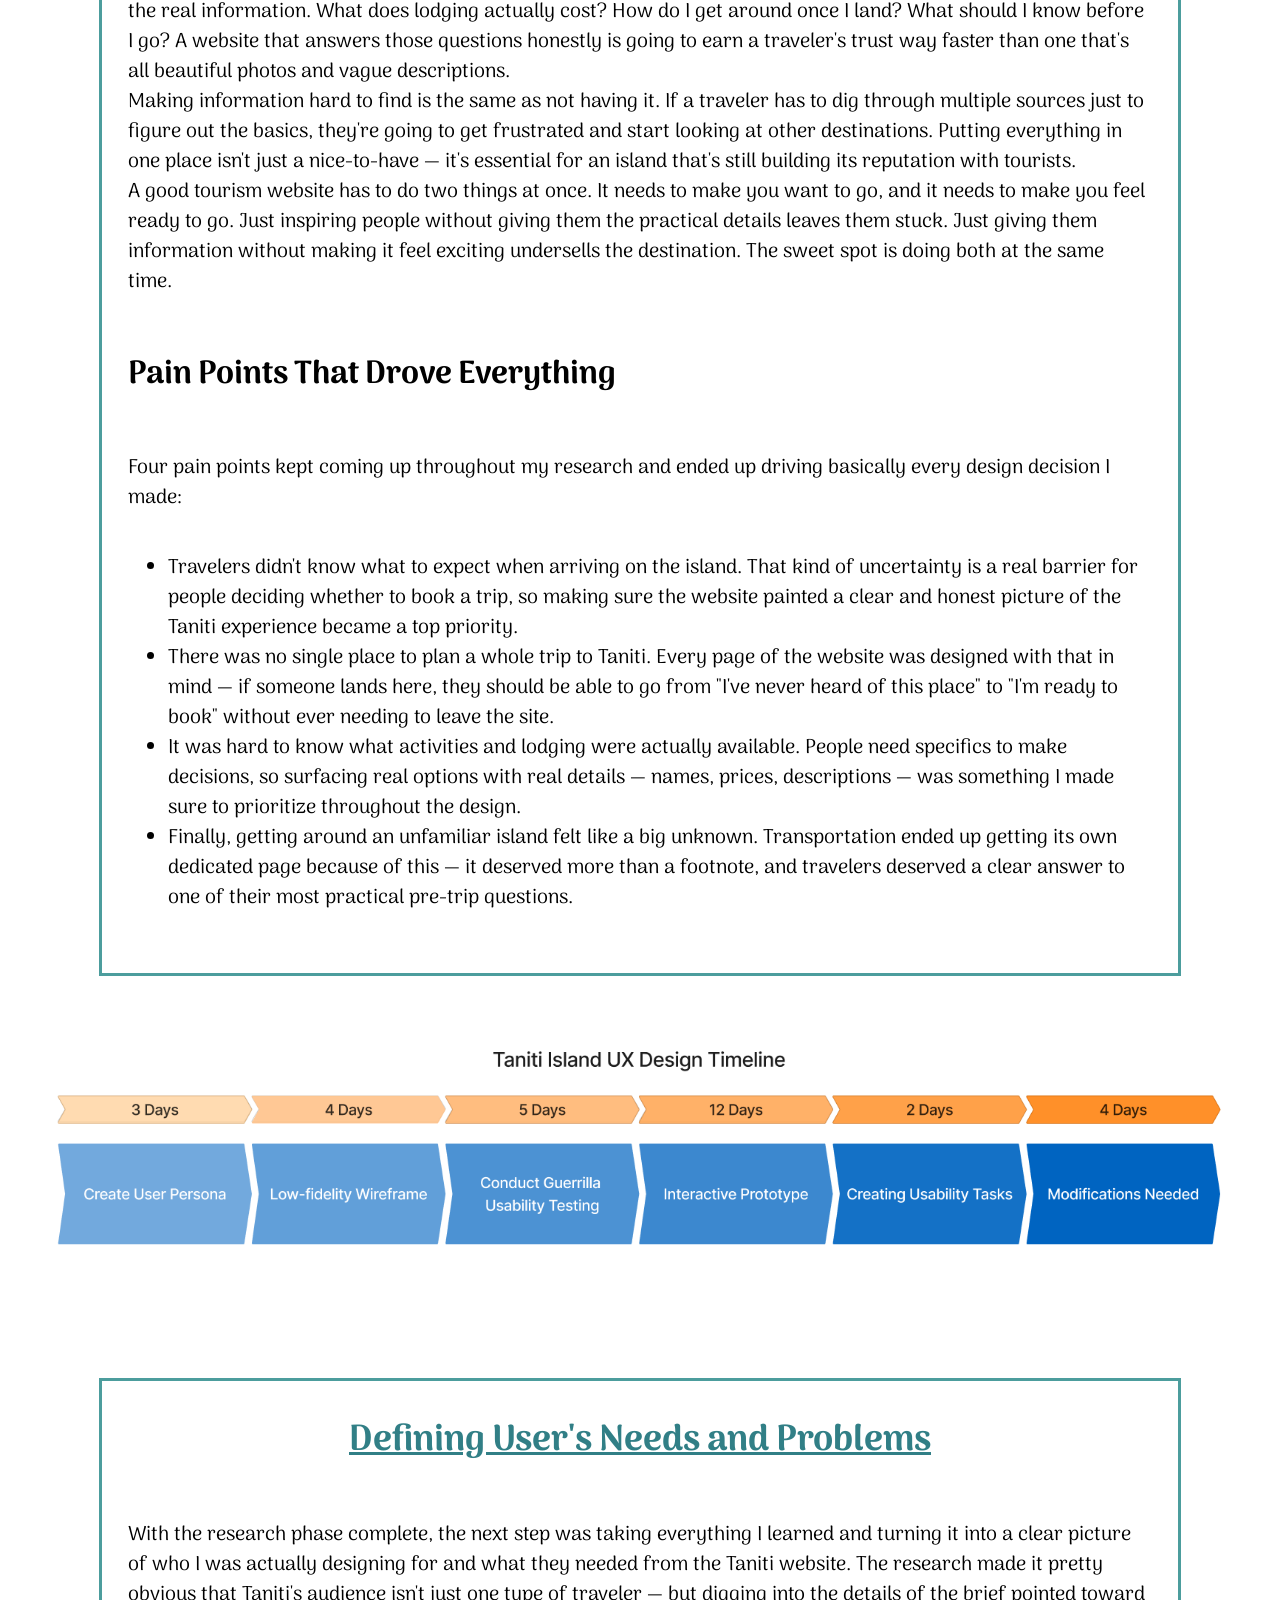
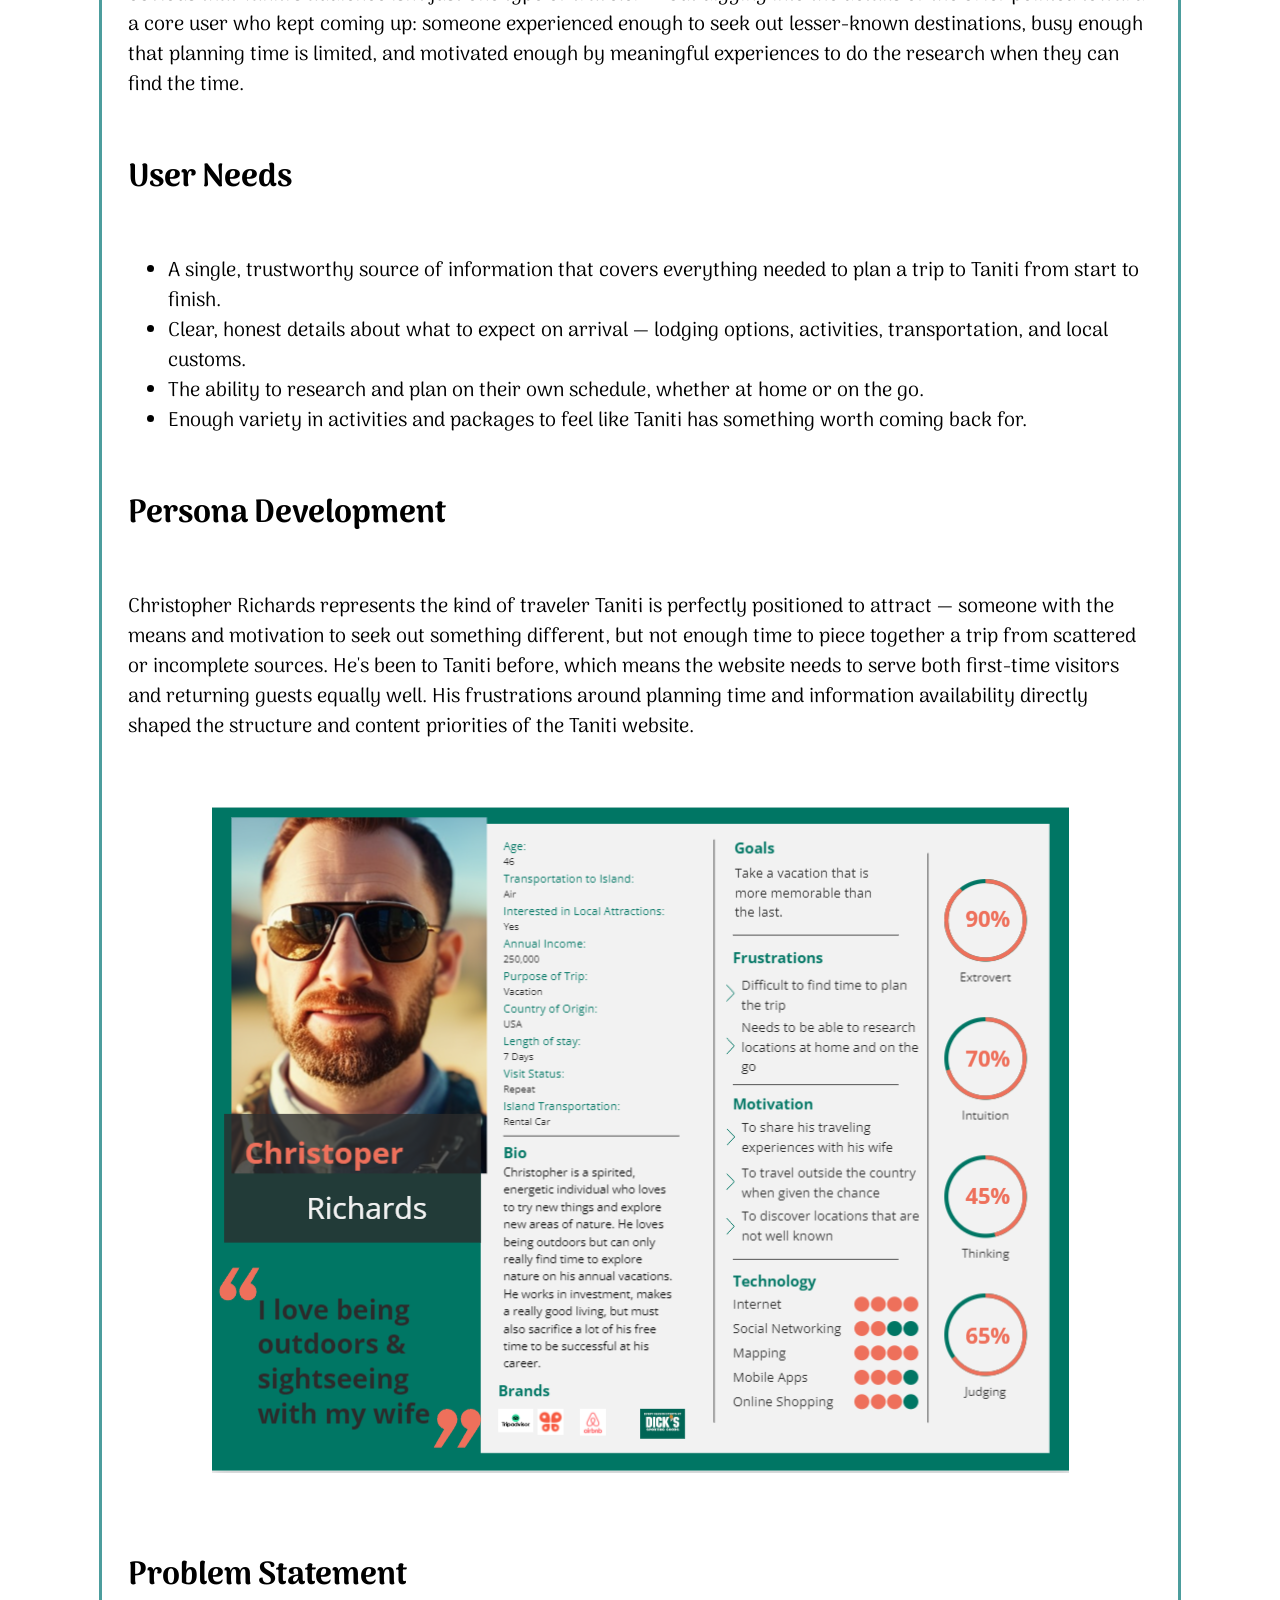
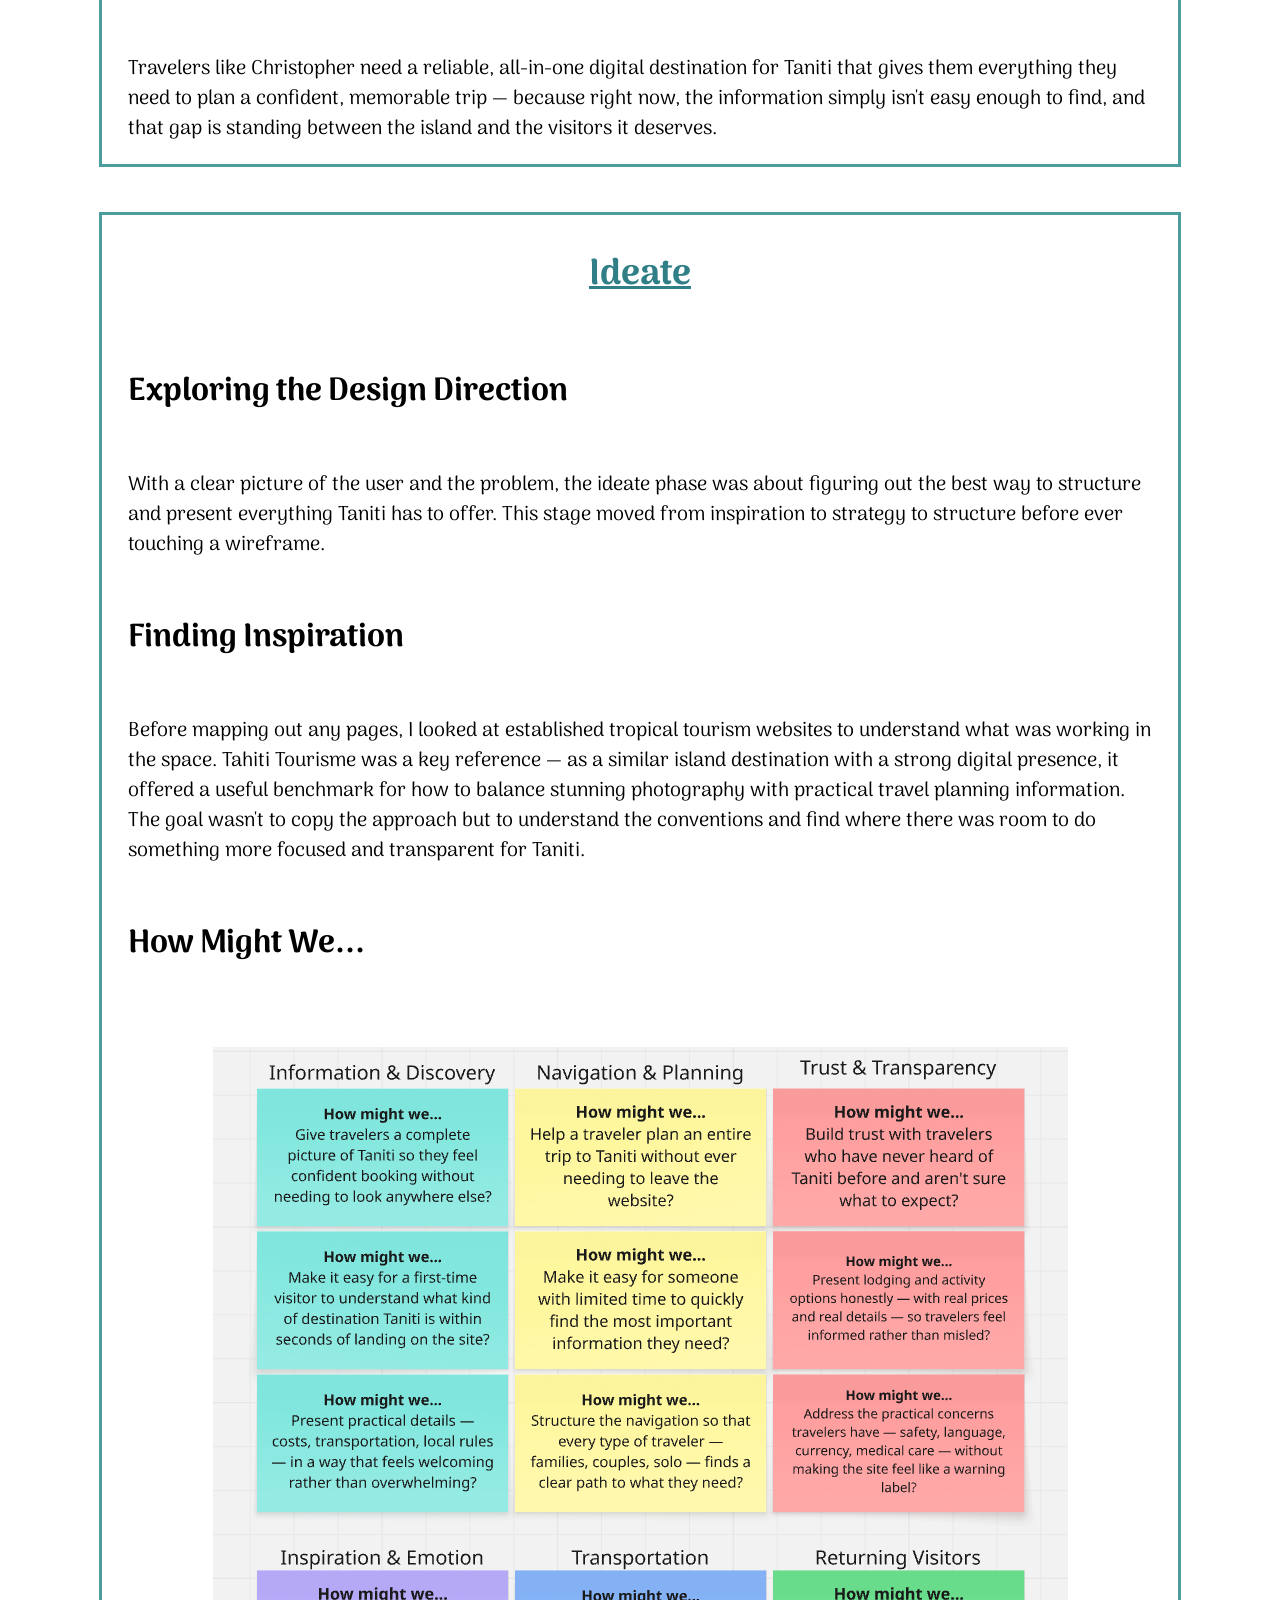
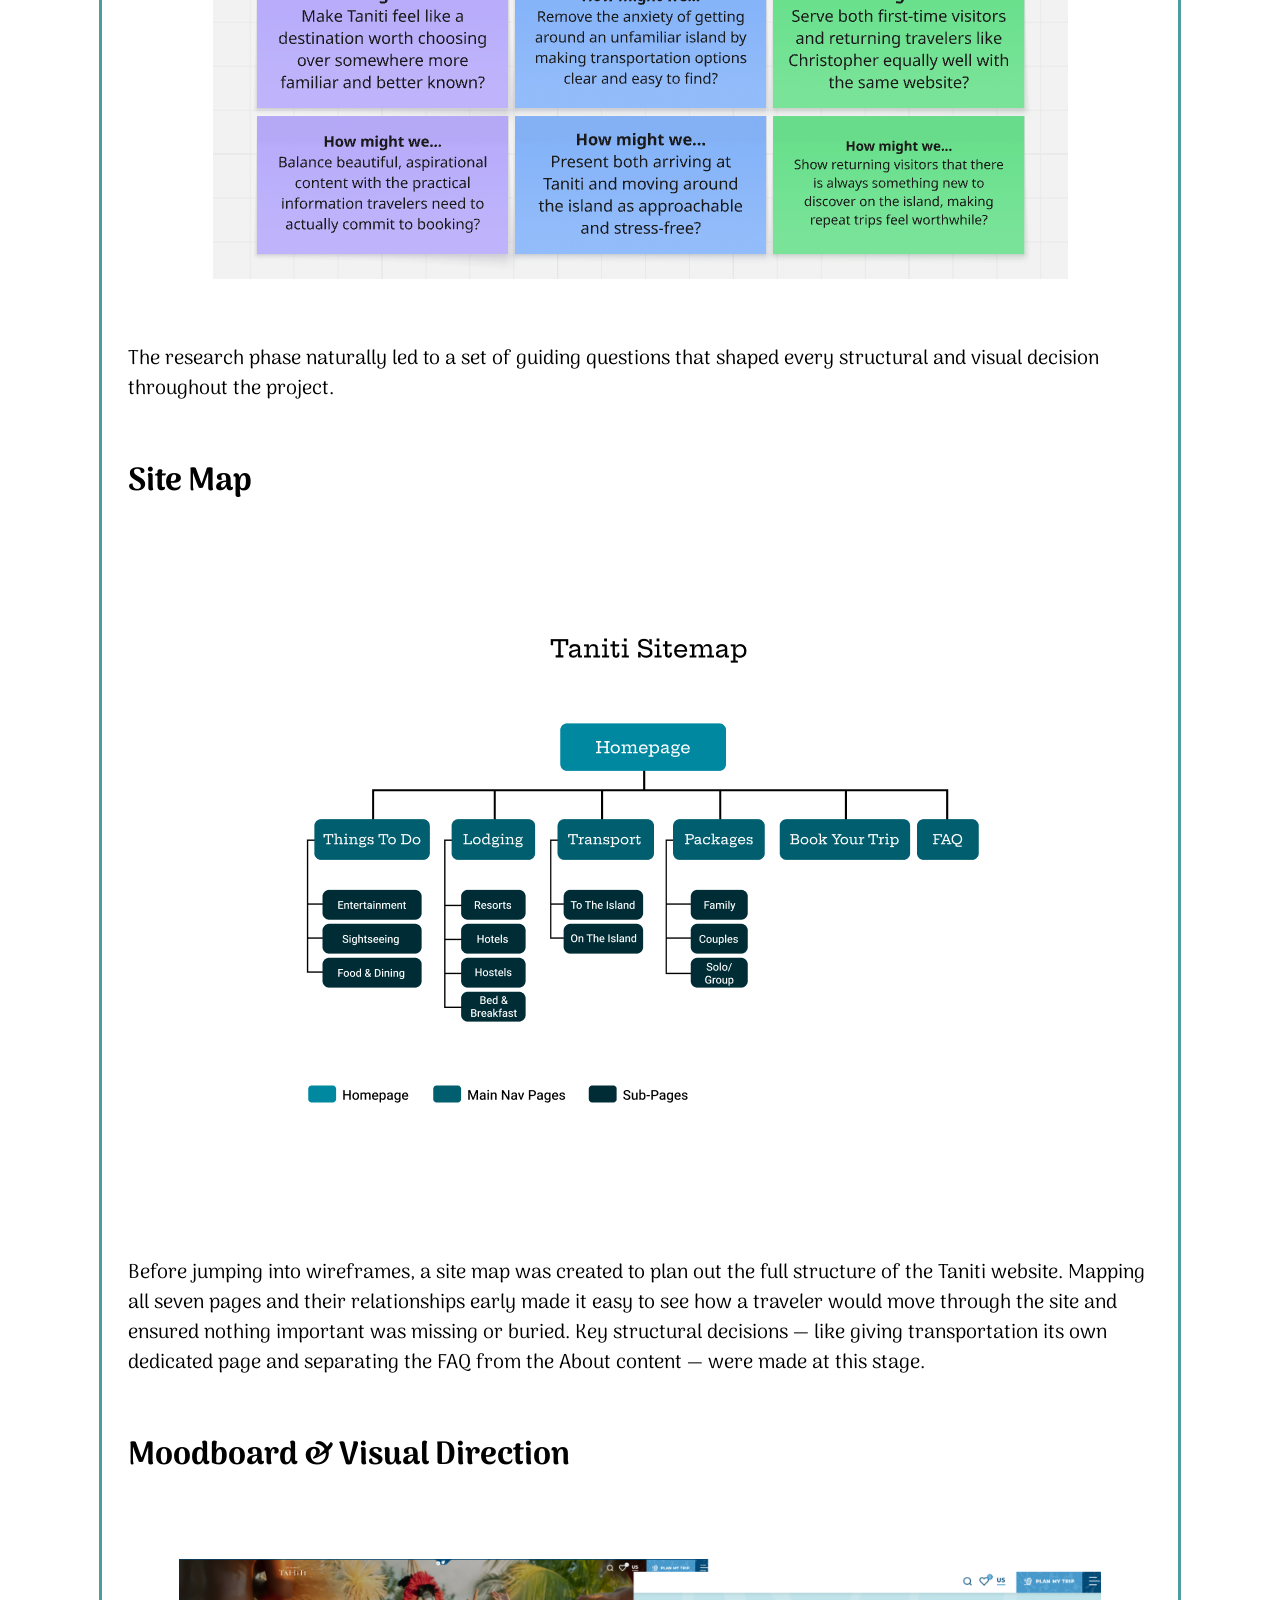
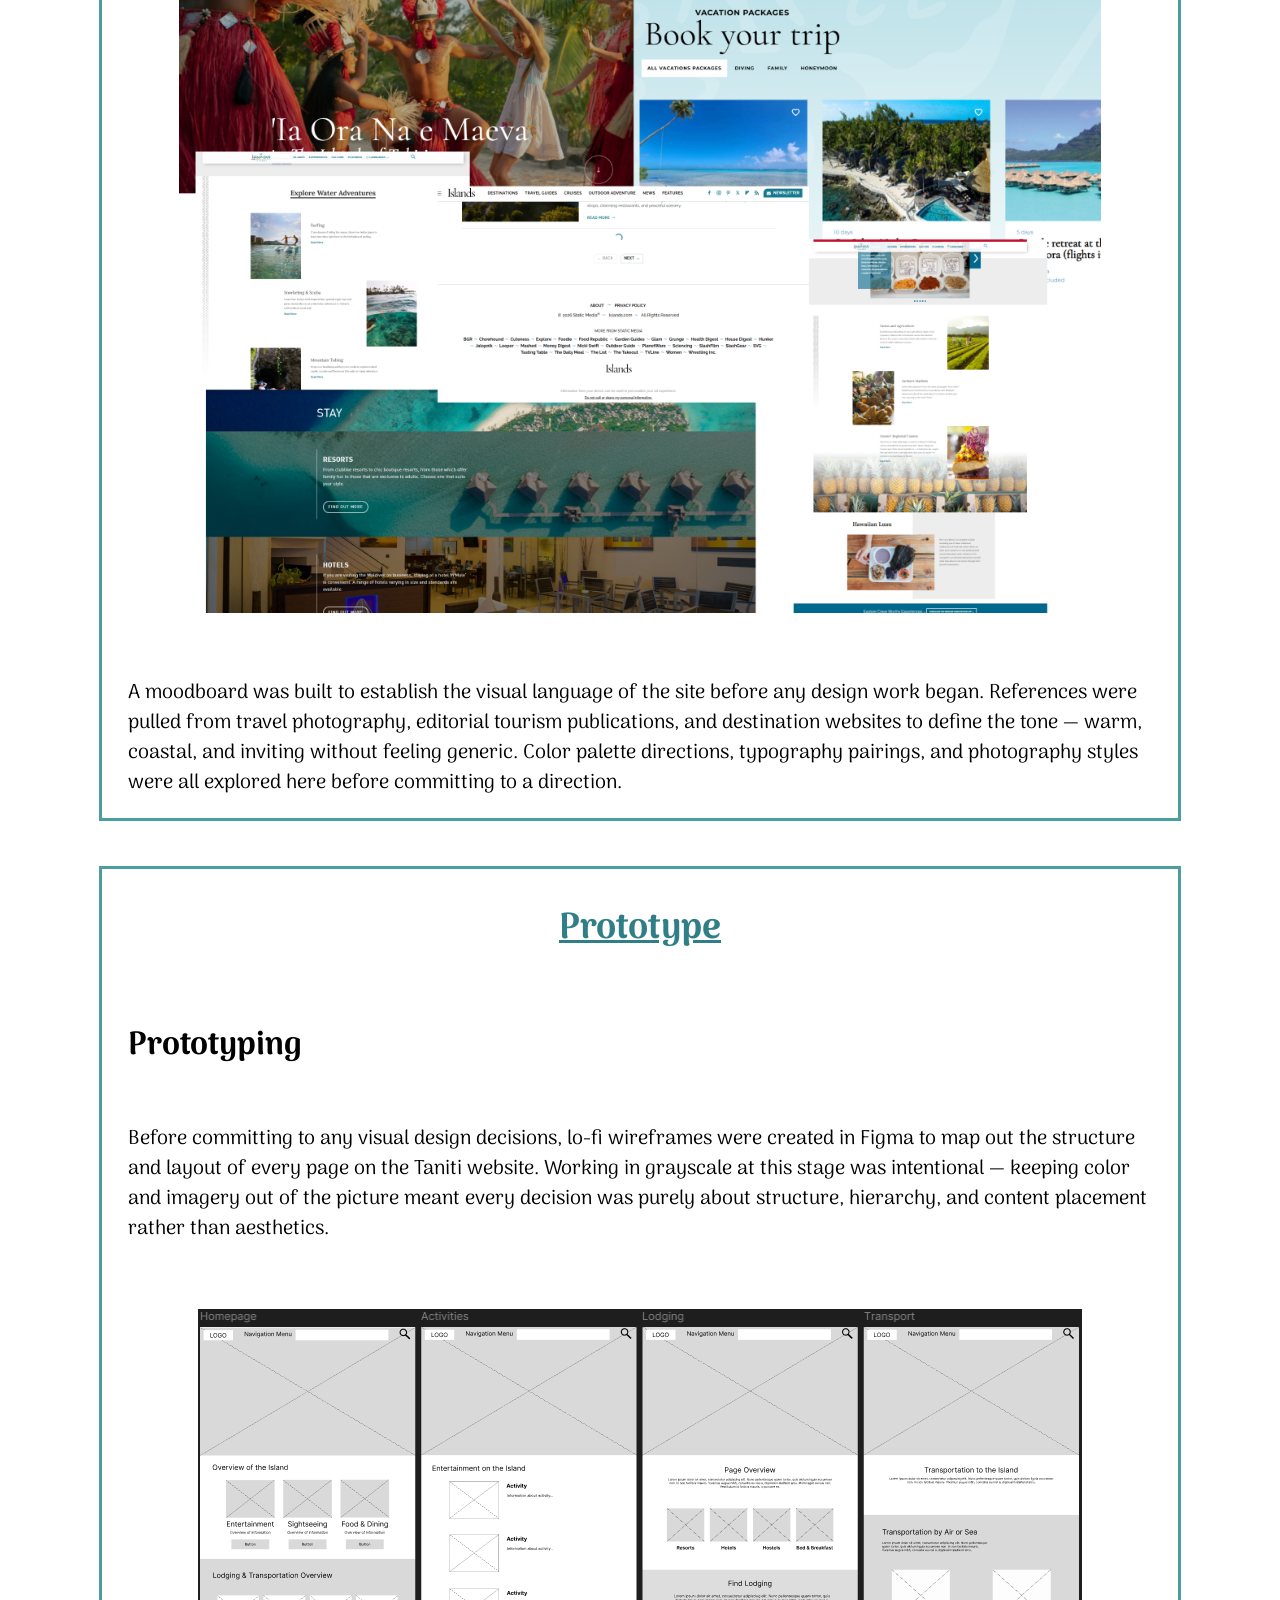
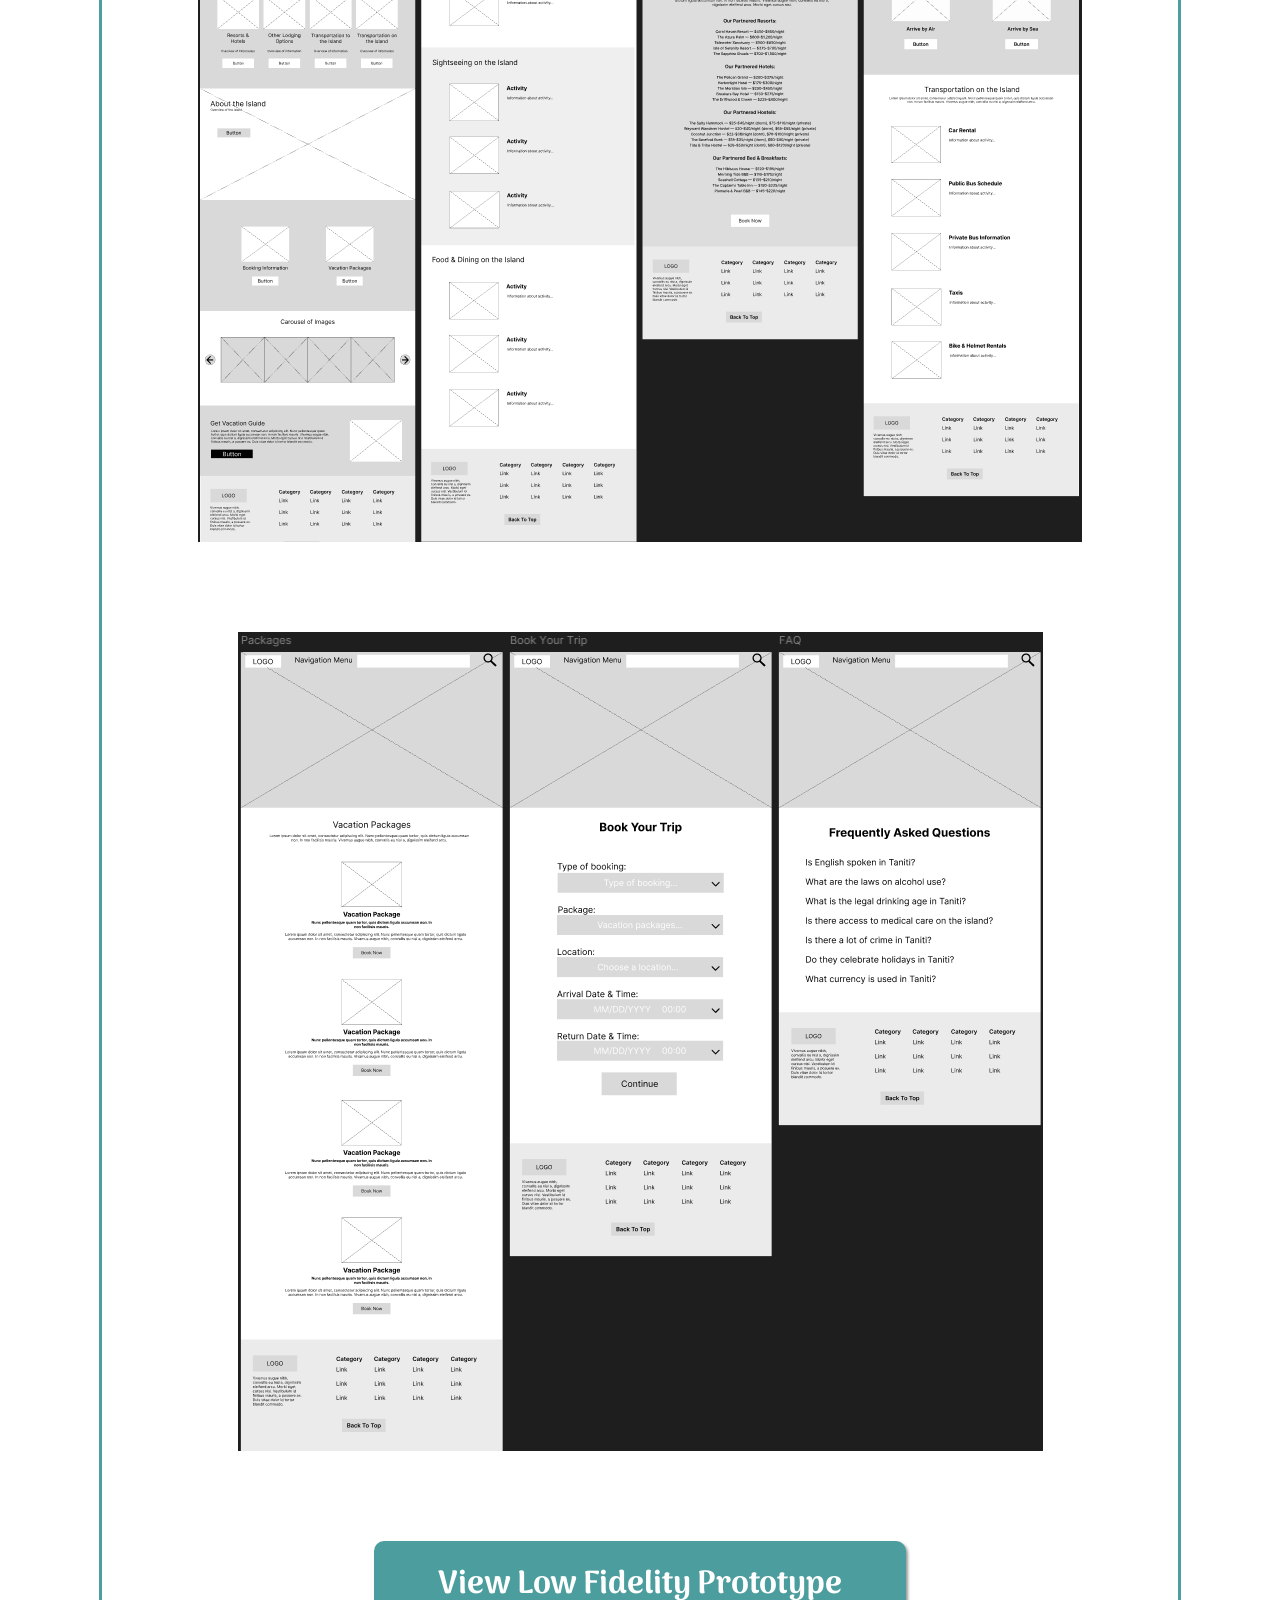
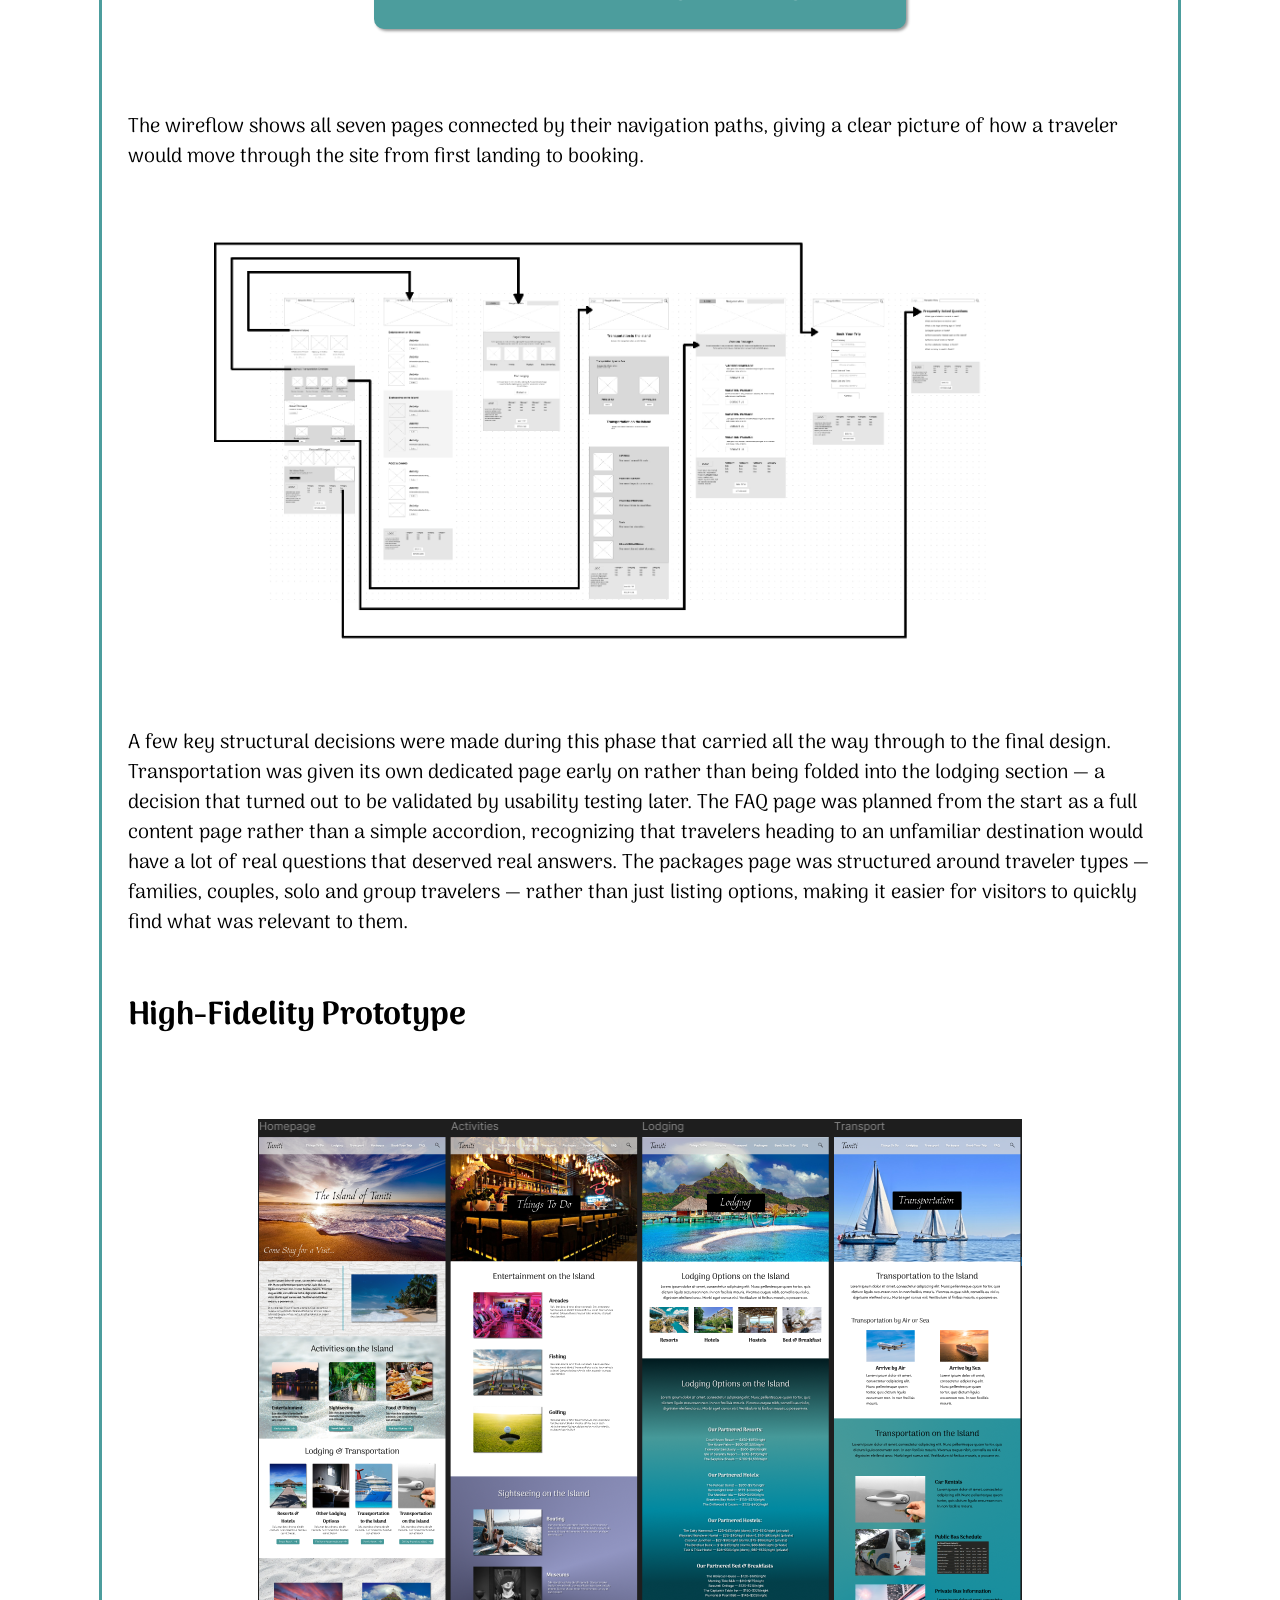
<file: taniti.html>
<!DOCTYPE html>
<html lang="en">
<head>
    <meta charset="UTF-8">
    <meta name="viewport" content="width=device-width, initial-scale=1.0">
    <title>Taniti | Jessica Parrish</title>
    <link rel="icon" type="image/png" href="images/logo3.png">
    <link rel="stylesheet" href="taniti.css">
    <link href="https://fonts.googleapis.com/css2?family=Alata&display=swap" rel="stylesheet">
    <link href="https://fonts.googleapis.com/css2?family=Arima:wght@400;700&display=swap" rel="stylesheet">
    <link href="https://fonts.googleapis.com/css2?family=Aleo&display=swap" rel="stylesheet">
</head>
<body>
    <script src="script.js" defer></script>
    <header class="topNav">
        <img class="logo" src="images/logo3.png" alt="Jessica Parrish Logo">
        <nav class="navMenu">
            <a href="index.html">Home</a>
            <li class="dropdown">
               <a href="#" class="dropbtn">Projects</a>
               <ul class="dropdown-content">
                  <li><a href="cooksync.html">CookSync</a></li>
                  <li><a href="taniti.html">Taniti</a></li>
                  <li><a href="vib.html">Vibrational Earth</a></li>
               </ul>
            </li>
            <a href="about.html">About</a>
        </nav>
        <button class="hamburger" aria-label="Toggle menu" aria-expanded="false">
            <span class="bar"></span>
            <span class="bar"></span>
            <span class="bar"></span>
        </button>
    </header>
    <div class="heroImage"></div>
    <h1>The Island of Taniti</h1>
    <h2 class="projectSlogan">Your Gateway to a Hidden Tropical Paradise</h2>
    <div class="introduction">
        <div class="overview">
            <h3>Overview</h3>
            <h4>Role</h4>
            <p>Product Design (UX/UI)</p>
            <h4>Timeline</h4> 
            <p>5-8 weeks</p>
            <h4>Tools</h4>
            <p>Figma, Miro</p>
            <h4>Context</h4>
            <p>This project was completed as a part of a UX/UI Design course in the WGU Software Engineering program.</p>
            <h4>Final Project Link</h4>
            <a class="finalLinks" href="https://www.figma.com/proto/P0VxAdePwT9seU1FLhRFOe/Taniti?node-id=3-1361&p=f&t=9JsTk8yrLsQKtaYM-1&scaling=min-zoom&content-scaling=fixed&page-id=3%3A1342&starting-point-node-id=3%3A1361" target="_blank">View Final Desktop Design</a>
        </div>
        <div class="projectIntro">
            <h3>Background</h3>
            <p>Taniti is a small, unspoiled island with a lot to offer - warm weather, natural beauty, local culture, and
               a growing range of activities and accomodations for visitors. As word spreads and interest in the island 
               grows, Taniti finds itself at a turning point. Tourism is on the rise, and with it comes an opportunity to
               shape how the world discovers and experiences the island for the first time.  
            <br>
               But opportunity without infrastructure creates friction. As more travelers begin looking into Taniti as a
               destination, they're met with a scattered and incomplete picture of what the island actually offers.
               Information is hard to find, inconsistent, or buried across multiple sources - leaving potential visitors
               with more questions than answers before they've even booked a flight.
            <br>
               Taniti deserves better than that. And so do the travelers who want to visit.
            </p>
            <h3>Problem</h3> 
            <p>For a traveler discovering Taniti for the first time, the experience of planning a trip is uncertain at 
               best and discouraging at worst. Unlike established destinations with robust tourism ecosystems, Taniti 
               lacks a single, trustworthy source of information that tells visitors what to expect when they arrive. 
               What accommodations are available? What can they do on the island? How do they get around? What should 
               they know before they go?
            <br>
               Without a central hub to answer these questions, potential visitors are left piecing together information 
               from unreliable sources — or worse, giving up on the idea altogether and choosing a destination that's easier 
               to plan for. For an island actively looking to grow its tourism, this gap between interest and information is 
               a significant barrier. 
            <br>   
               The absence of a dedicated tourism website isn't just an inconvenience — it's costing Taniti visitors.
            </p>
            <h3>Project Goals</h3>
            <p>
                <ul>
                    <li>Design a tourism website for Taniti that serves as the definitive central hub for trip planning 
                        and island information.</li>
                    <li>Give prospective visitors a clear, confident picture of what to expect on the island — from 
                        lodging and activities to transportation and local culture.</li>
                    <li>Create an experience that reflects the warmth and beauty of Taniti itself, inspiring visitors 
                        to stop researching and start booking.</li> 
                    <li>Ensure the design is intuitive and accessible for a wide range of travelers, from first-time 
                        visitors to returning guests.</li>       
                </ul>
            </p>
            <h3>The Solution</h3>
            <p>The solution was a fully designed tourism website for Taniti — a warm, welcoming, and informative platform that 
               gives travelers everything they need to plan a trip with confidence. The site serves as a one-stop destination 
               for island information, covering accommodations, activities, dining, transportation, and local culture all in 
               one place.
            <br>
               The design prioritizes clarity and inspiration in equal measure. Every page is built around answering the 
               traveler's most pressing questions while also painting a vivid picture of what makes Taniti worth visiting. Rich 
               photography, straightforward navigation, and honest information about what to expect on arrival work together to 
               bridge the gap between curiosity and commitment.
            <br>
               For Taniti, the website isn't just a design deliverable — it's the island's first impression.   
            </p>
        </div>
    </div>
    <div class="designProcess">
        <img src="images/designImg.png" alt="Taniti Design Process">
    </div>
    <div class="understand">
        <h2 style="text-decoration-line: underline;">Understanding the Problem</h2>
        <h3>The Research Phase</h3>
        <p>Going into this project, I was given a research brief about Taniti — a small tropical island that's starting 
           to see more interest from travelers but doesn't really have a strong digital presence to support that growth 
           yet. The brief gave me a solid foundation to work from, covering the basics of what the island has to offer 
           in terms of activities, lodging, transportation, and local culture. From there, my job was to put myself in 
           the shoes of someone who had never heard of Taniti before and figure out what they would actually need to 
           feel comfortable planning a trip there.
        <br>
        <p>That shift in perspective — from "here's what the island has" to "here's what a traveler needs to know" — 
           ended up being the most important thing I did in this phase.
        </p> 
        <h3>What the Research Revealed</h3>
        <p>Once I started mapping the brief's information against what a real traveler would be looking for, a pretty 
           clear picture started to form. Taniti has a lot going for it — there's genuinely a lot to do, a range of places 
           to stay, and multiple ways to get around. But none of that matters if a potential visitor can't easily find or 
           understand it.
        <br>
           I kept coming back to the same question a first-time visitor would ask: "But what is it actually like when I 
           get there?" And honestly, without a central place to answer that, it's really hard to know. That gap between 
           what Taniti offers and what travelers can actually find out about it felt like the real problem to solve.
        <br>
           It also became clear pretty quickly that Taniti isn't just one type of destination for one type of traveler. 
           Families, solo adventurers, couples, friend groups — they'd all potentially want to visit, but they'd all 
           be looking for very different things. That meant the design couldn't just cater to one audience, it had to 
           work for everyone walking through the door.   
        </p>   
        <h3>Key Insights</h3>
        <p>A few things really stood out to me as I worked through the research:
        <br>
           Transparency builds trust. Travelers heading somewhere unfamiliar don't just want the highlight reel — they 
           want the real information. What does lodging actually cost? How do I get around once I land? What should I 
           know before I go? A website that answers those questions honestly is going to earn a traveler's trust way 
           faster than one that's all beautiful photos and vague descriptions.
        <br>
           Making information hard to find is the same as not having it. If a traveler has to dig through multiple 
           sources just to figure out the basics, they're going to get frustrated and start looking at other 
           destinations. Putting everything in one place isn't just a nice-to-have — it's essential for an island 
           that's still building its reputation with tourists.
        <br>
           A good tourism website has to do two things at once. It needs to make you want to go, and it needs to make 
           you feel ready to go. Just inspiring people without giving them the practical details leaves them stuck. 
           Just giving them information without making it feel exciting undersells the destination. The sweet spot is 
           doing both at the same time.       
        </p> 
        <h3>Pain Points That Drove Everything</h3>
        <p>Four pain points kept coming up throughout my research and ended up driving basically every design decision I made:
        <ul>
            <li>Travelers didn't know what to expect when arriving on the island. That kind of uncertainty is a real 
                barrier for people deciding whether to book a trip, so making sure the website painted a clear and 
                honest picture of the Taniti experience became a top priority.</li>
            <li>There was no single place to plan a whole trip to Taniti. Every page of the website was designed with 
               that in mind — if someone lands here, they should be able to go from "I've never heard of this place" 
               to "I'm ready to book" without ever needing to leave the site.</li>
            <li>It was hard to know what activities and lodging were actually available. People need specifics to make 
               decisions, so surfacing real options with real details — names, prices, descriptions — was something I 
               made sure to prioritize throughout the design.</li>
            <li>Finally, getting around an unfamiliar island felt like a big unknown. Transportation ended up getting 
               its own dedicated page because of this — it deserved more than a footnote, and travelers deserved a 
               clear answer to one of their most practical pre-trip questions.</li>
        </ul>
        </p>
    </div>
    <img class="designTimeline" src="images/designTimeline.png" alt="Taniti Design Timeline" class="designTimeline">
    <div class="define">
        <h2 style="text-decoration-line: underline;">Defining User's Needs and Problems</h2>
        <p>With the research phase complete, the next step was taking everything I learned and turning it into a clear 
         picture of who I was actually designing for and what they needed from the Taniti website. The research made 
         it pretty obvious that Taniti's audience isn't just one type of traveler — but digging into the details of the 
         brief pointed toward a core user who kept coming up: someone experienced enough to seek out lesser-known 
         destinations, busy enough that planning time is limited, and motivated enough by meaningful experiences to do 
         the research when they can find the time.</p>
        <h3>User Needs</h3>
        <ul>
            <li>A single, trustworthy source of information that covers everything needed to plan a trip to Taniti from start to finish.</li>
            <li>Clear, honest details about what to expect on arrival — lodging options, activities, transportation, and local customs.</li>
            <li>The ability to research and plan on their own schedule, whether at home or on the go.</li>
            <li>Enough variety in activities and packages to feel like Taniti has something worth coming back for.</li>
        </ul>
        <h3>Persona Development</h3>
        <p>Christopher Richards represents the kind of traveler Taniti is perfectly positioned to attract — someone 
           with the means and motivation to seek out something different, but not enough time to piece together a trip 
           from scattered or incomplete sources. He's been to Taniti before, which means the website needs to serve 
           both first-time visitors and returning guests equally well. His frustrations around planning time and 
           information availability directly shaped the structure and content priorities of the Taniti website.
        </p>
        <img class="persona" src="images/Persona.png" alt="Taniti Persona - Christopher Richards">
        <h3>Problem Statement</h3>
        <p>Travelers like Christopher need a reliable, all-in-one digital destination for Taniti that gives them 
           everything they need to plan a confident, memorable trip — because right now, the information simply 
           isn't easy enough to find, and that gap is standing between the island and the visitors it deserves.
        </p>
    </div>
    <div class="ideate">
        <h2 style="text-decoration-line: underline;">Ideate</h2>
        <h3>Exploring the Design Direction</h3>
        <p>With a clear picture of the user and the problem, the ideate phase was about figuring out the best 
           way to structure and present everything Taniti has to offer. This stage moved from inspiration to 
           strategy to structure before ever touching a wireframe.
        </p>
        <h3>Finding Inspiration</h3>
        <p>Before mapping out any pages, I looked at established tropical tourism websites to understand what was 
           working in the space. Tahiti Tourisme was a key reference — as a similar island destination with a strong 
           digital presence, it offered a useful benchmark for how to balance stunning photography with practical travel 
           planning information. The goal wasn't to copy the approach but to understand the conventions and find where 
           there was room to do something more focused and transparent for Taniti.
        </p>
        <h3>How Might We...</h3>
        <img class="howMightWe" src="images/howmightwe.png" alt="Taniti How Might We Board">
        <p>The research phase naturally led to a set of guiding questions that shaped every structural and visual 
           decision throughout the project.
        </p>
        <h3>Site Map</h3>
        <img class="siteMap" src="images/sitemap.png" alt="Taniti Site Map">
        <p>Before jumping into wireframes, a site map was created to plan out the full structure of the Taniti website. 
           Mapping all seven pages and their relationships early made it easy to see how a traveler would move through 
           the site and ensured nothing important was missing or buried. Key structural decisions — like giving 
           transportation its own dedicated page and separating the FAQ from the About content — were made at this 
           stage.
        </p>
        <h3>Moodboard & Visual Direction</h3>
        <img class="tanitiMoodboard" src="images/tanitiMood.png" alt="Taniti Moodboard">
        <p>A moodboard was built to establish the visual language of the site before any design work began. References 
           were pulled from travel photography, editorial tourism publications, and destination websites to define the 
           tone — warm, coastal, and inviting without feeling generic. Color palette directions, typography pairings, 
           and photography styles were all explored here before committing to a direction.
        </p>
    </div>
    <div class="prototype">
        <h2 style="text-decoration-line: underline;">Prototype</h2>
        <h3>Prototyping</h3>
        <p>Before committing to any visual design decisions, lo-fi wireframes were created in Figma to map out the 
           structure and layout of every page on the Taniti website. Working in grayscale at this stage was 
           intentional — keeping color and imagery out of the picture meant every decision was purely about 
           structure, hierarchy, and content placement rather than aesthetics.
        </p>
        <img class="tanitiWire" src="images/tanitiWire.png" alt="Taniti Wireframe">
        <img class="tanitiWire2" src="images/tanitiWire2.png" alt="Taniti Wireframe">
        <a class="wireframeLinks" href="https://www.figma.com/proto/P0VxAdePwT9seU1FLhRFOe/Taniti?node-id=2-2&p=f&t=DE0xe2Tg8NbYtaLU-1&scaling=min-zoom&content-scaling=fixed&page-id=0%3A1&starting-point-node-id=2%3A2" target="_blank">View Low Fidelity Prototype</a>
        <br>
        <p>The wireflow shows all seven pages connected by their navigation paths, giving a clear picture of how a 
           traveler would move through the site from first landing to booking.
        </p>
        <img class="webflow" src="images/WebFlow.png" alt="Taniti Webflow">
        <br>
        <p>A few key structural decisions were made during this phase that carried all the way through to the final 
           design. Transportation was given its own dedicated page early on rather than being folded into the lodging 
           section — a decision that turned out to be validated by usability testing later. The FAQ page was planned 
           from the start as a full content page rather than a simple accordion, recognizing that travelers heading 
           to an unfamiliar destination would have a lot of real questions that deserved real answers. The packages 
           page was structured around traveler types — families, couples, solo and group travelers — rather than just 
           listing options, making it easier for visitors to quickly find what was relevant to them.
        </p>
        <h3>High-Fidelity Prototype</h3>
        <img class="tanitiHiFi" src="images/tanitiHiFi.png" alt="Taniti Prototype">
        <img class="tanitiHiFi2" src="images/tanitiHiFi2.png" alt="Taniti Prototype">
        <a class="wireframeLinks" href="https://www.figma.com/proto/P0VxAdePwT9seU1FLhRFOe/Taniti?node-id=3-1342&t=Lx67nffCemUEs33c-1" target="_blank">View High Fidelity Prototype</a>
    </div>
    <div class="testLearn">
        <h2 style="text-decoration-line: underline;">Test & Learn</h2>
        <h3>Usability Testing</h3>
        <p>To validate the core user flows of the Taniti website and ensure the design was actually solving the problems identified 
           in the research phase, two rounds of guerrilla usability testing were conducted — one on the low-fidelity wireframe 
           prototype and one on the high-fidelity prototype. Each round involved three participants completing a set of tasks 
           designed to test key user flows and uncover any friction points in the experience.
        </p>
        <h3>First Round — Guerrilla Usability Test on the Wireframe</h3>
        <p>With the lo-fi wireframes connected into a clickable prototype, a first round of guerrilla usability 
           testing was run with three participants to catch structural problems before any visual design work began. 
           Participants completed three tasks:
        <br>
           Participants were given three tasks to complete using the wireframe prototype:  
        <ul>
            <li>Task 1 — "Find the activity page and follow it to the booking page."</li>
            <li>Task 2 — "Get more information about the island."</li>
            <li>Task 3 — "Locate more information about Transportation to the Island within the homepage."</li>
        </ul>
        </p>   
        <p>Tasks were scored on a 3-point scale — 3 meaning completed without issue, 2 meaning completed with some 
           difficulty, and 1 meaning the task could not be completed.
        </p>  
        <img class="wireUsability" src="images/wireUsability.png" alt="Guerrilla Usability Testing Results">
        <h3>Results & Key Findings</h3>
        <p>Task 1 scored a perfect 9 out of 9 — all three users completed the activity to booking flow without any 
           friction, which was encouraging and confirmed that the core navigation structure was working as intended 
           from the start.
        <br>
           Task 2 scored a 4 out of 9, which was the weakest result of the three. Users looking for general information 
           about the island were navigating to the FAQ page rather than finding the "About the Island" section on the 
           homepage. The section simply wasn't prominent enough in its original position to be discovered naturally.
        <br>
           Task 3 scored a 6 out of 9. Users had some difficulty locating transportation information on the homepage 
           because it was grouped together with the lodging overview section rather than standing on its own. Most 
           participants eventually found it but noted the grouping felt confusing.  
        </p>
        <h3>What Changed Because of Testing</h3>
        <p>Two changes were made directly from these findings before moving into high-fidelity design: the 
           "About the Island" section was moved higher on the homepage and the booking page was reworked 
           into a more guided experience. The transportation overview was not yet separated from the lodging 
           section, this was to see if the issue would persist once images were included.   
        </p>
        <br>
        <h3>Second Round — Guerrilla Usability Test on the Hi-Fi Prototype</h3>
        <p>After the high-fidelity design was complete, a second round of usability testing was conducted to validate 
           that the changes made after the first round had actually improved the experience — and to catch any new 
           issues introduced during the visual design phase. Three participants completed three updated tasks:
        </p>
        <ul>
            <li>Task 1 — "Find and choose one activity from the Things To Do page to book for a trip."</li>
            <li>Task 2 — "Find out if English is spoken in Taniti."</li>
            <li>Task 3 — "Locate more information about Transportation to the Island within the homepage and follow the link to the transportation page."</li>
        </ul> 
        <img class="usability2" src="images/UsabilityTest.png" alt="Guerrilla Usability Testing Results">   
        <p>Task 1 scored a 7 out of 9 — two users completed it with some hesitation, noting that while they could find 
           the activities page easily, there wasn't quite enough information on the activity cards to feel confident 
           going straight to a booking page. Task 2 scored a 5 out of 9, with two users completing it successfully but 
           one user struggling to find the FAQ page where the language information lived. Task 3 scored an 8 out of 9 — 
           a clear improvement over the first round's 6, confirming that including images helped users find the 
           transportation information more easily, but I still decided to separate the transportation section from 
           the lodging section to add more clarity.
        </p>
        <h3>What Changed After the Second Round</h3>
        <p>Two further actionable changes came out of the second round of testing:
        <br>
           The booking page was converted into a Contact Us page so users could get more tailored information from a 
           representative before booking — addressing the concern that there wasn't enough information for users to 
           commit to a booking action independently. In a real production environment, this page would have been 
           developed into a full booking flow with availability checking, detailed package customization, and payment 
           processing. Given the scope of this course project however, the Contact Us approach was the most practical 
           and honest decision — it still solves the user's need of taking a next step toward their trip, without 
           requiring backend functionality that was outside the project's scope.
        <br>
           A link to the FAQ page was added to the "About the Island" section on the homepage, creating a more direct 
           path for users looking for specific information like whether English is spoken on the island.
        <br>
           Running two separate rounds of usability testing — one on the wireframe and one on the finished prototype — 
           gave a much clearer picture of what was actually working versus what just looked like it was working.     
        </p>
    </div>    
    <div class="reflections">
        <h2 style="text-decoration-line: underline;">Final Design & Reflections</h2> 
         <h3>Final Design</h3>
         <p>With the structural problems identified in testing resolved and the visual direction established, the 
            project moved into high-fidelity design in Figma. The goal was to bring the wireframe structure to life 
            with the full visual language of Taniti — rich coastal photography, a warm teal color palette, and 
            typography that felt like it belonged on a tropical island destination. The result is a fully realized 
            seven-page tourism website that takes a traveler from first impression all the way through to taking the 
            next step in their travel planning.
         </p>
         <div class="finalDesktop">
            <img class="finalImage" src="images/tanitiFinal.png" alt="Taniti Final Design">
            <img class="finalImage2" src="images/tanitiFinal2.png" alt="Taniti Final Design">
         </div>
         <h4>Homepage</h4>
         <p>The homepage sets the emotional tone for everything that follows. A full-bleed hero image of Taniti's 
            shoreline paired with "The Island of Taniti — Come Stay for a Visit..." makes an immediate case for the 
            destination before a single word of copy is read. Directly below the hero sits the "About the Island" 
            section — moved here as a direct result of the first round of usability testing — giving first-time 
            visitors immediate context about Taniti before they dive into planning. The rest of the page flows 
            through Activities on the Island, Lodging & Transportation, calls to action for booking and vacation 
            packages, a photo carousel, and a downloadable Visitor's Guide — giving every type of traveler a natural 
            path forward regardless of where they are in the planning process.
         </p>
         <h4>Activities Page</h4>
         <p>The activities page is organized into three visually distinct sections — Entertainment, Sightseeing, 
            and Food & Dining — each with its own photography and layout treatment. Entertainment covers arcades, 
            fishing, and golfing. Sightseeing covers boating, museums, and helicopter rides. Food & Dining covers 
            restaurants, convenience stores, and supermarkets. The card-based layout lets the photography do the 
            selling — a traveler can scan the page and immediately get a sense of the variety and energy of what 
            Taniti has to offer without reading a single description.
         </p>
         <h4>Transportation Page</h4>
         <p>The transport page was one of the most important pages to get right because getting around an unfamiliar 
            island is one of the biggest sources of pre-trip anxiety for travelers. The page covers everything in 
            one place — arriving by air or sea, car rentals, the public bus schedule, private buses, taxis, and bike 
            and helmet rentals. Each option has its own section with supporting photography, making a practical page 
            feel visually engaging rather than like a dry reference document. A traveler who reads this page should 
            feel completely prepared for navigating Taniti from the moment they land.
         </p>
         <h4>Packages & Contact Us</h4>
         <p>The vacation packages page presents four curated experiences — The Pearl Family Adventure, Tidewater 
            Family Fun Week, and additional packages for couples and solo travelers — each with a full description, 
            inclusions list, pricing, and a Contact Us button. Rather than a traditional booking flow, the Contact Us 
            page gives travelers a detailed form to submit their trip preferences — type of booking, arrival and 
            return dates and times, and any additional questions or comments — so a representative can follow up 
            with personalized information. In a real production environment this would be developed into a full 
            booking system with live availability checking and payment processing, but for the scope of this project 
            the Contact Us approach solves the user's core need of taking a meaningful next step toward their trip.
         </p>
         <h4>FAQ</h4>
         <p>The FAQ page is one of the most trust-building pages on the entire site. Seven questions cover exactly 
            what a first-time visitor to an unfamiliar destination would want to know — whether English is spoken, 
            alcohol laws, the legal drinking age, access to medical care, crime levels, local holidays, and currency. 
            Each question has a thorough, honest answer that treats the traveler as an adult who deserves real 
            information rather than vague reassurances. This page directly addresses one of the core insights from 
            the research phase — that transparency builds trust, and trust is what converts a curious browser into a 
            confident booker.
         </p>
         <a class="wireframeLinks" href="https://www.figma.com/proto/P0VxAdePwT9seU1FLhRFOe/Taniti?node-id=3-1342&t=IS3zZikwNqqTVn2l-1" target="_blank">View Final Design</a>
         <h3>Reflections</h3>
         <p>The Taniti project was a genuinely different challenge from anything I'd worked on before. This was my
            first experience with UX/UI design as it was the first course at WGU focused on that discipline. While 
            it wasn't the most visually appealling, it did teach me a lot about the importance of structure and 
            content in design. That a beautiful website isn't worth much if it doesn't actually give users what 
            they need to make decisions and take action. It also reinforced the value of user testing, that no matter 
            how much research you do or how clear you think your design is, there's always going to be something you 
            missed that real users will catch.
         </p>
         <h4>What Went Well</h4>
         <p>The two-round usability testing approach was probably the best decision I made on this project. Testing 
            on the wireframe first meant I was catching structural problems when they were still cheap and easy to 
            fix — moving a section up the page or separating two content blocks takes minutes at the wireframe stage 
            and hours at the hi-fi stage.
         </p>
         <h4>What I'd Do Differently</h4>
         <p>The activity cards on the Things To Do page didn't give users quite enough information to feel confident 
            jumping straight to a booking action, something that only became clear in the second round of testing. 
            If I were iterating on this project, I'd add more detail to each activity card: estimated duration, 
            pricing range, and a clearer indication of what the booking process actually looks like, so users have 
            everything they need to make a decision without having to click into a separate page first.
         <br>
            I'd also invest more time in the booking flow. Converting it to a Contact Us page was the right call for 
            a course project, and I stand by that decision given the constraints. But in a real-world version of 
            this product, a full booking experience with availability checking, package customization, and a 
            transparent payment flow would make the difference between a site that inspires travelers and one that 
            actually converts them.
         </p>
         <h4>Final Thoughts</h4>
         <p>This project reinforced something I think gets overlooked a lot in design, that transparency is a design 
            feature. The FAQ page, the detailed lodging pricing, the honest transportation breakdown, these weren't 
            just content decisions, they were trust decisions. A traveler who reads the Taniti FAQ and comes away 
            knowing exactly what currency is used, whether they'll need a translation app, and where the nearest 
            medical center is, is a traveler who feels safe enough to book. Designing for trust is just as important 
            as designing for beauty, and on this project the two had to work together on every single page.
         <br>
            It also taught me the value of constraints. The course project scope pushed me toward practical, 
            user-centered solutions. Like the Contact Us page, that I might have bypassed in favor of something 
            more technically impressive if I'd had unlimited time. Sometimes the right design decision is the one 
            that actually gets made.   
         </p>
         <a class="wireframeLinks" href="https://www.figma.com/proto/P0VxAdePwT9seU1FLhRFOe/Taniti?node-id=3-1342&t=IS3zZikwNqqTVn2l-1" target="_blank">View Final Design</a>
      </div>  
      <div class="arrowSection">
         <a href="index.html" class="arrows">
            <h2 class="arrowHeading">Head Back To The Homepage!</h2>
            <img class="orangeArrow" src="images/purpleArrow.png" alt="Home Arrow Icon">
         </a>
         <a href="cooksync.html" class="arrows">
            <h2 class="arrowHeading">View My CookSync Project!</h2>
            <img class="orangeArrow" src="images/orangeArrow.png" alt="CookSync Arrow Icon">
         </a> 
         <a href="vib.html" class="arrows">
            <h2 class="arrowHeading">View My Vibrational Earth Project!</h2>
            <img class="orangeArrow" src="images/greenArrow.png" alt="Vibrational Earth Arrow Icon">
         </a>
      </div> 
        <div class="contactArea">
        <h2 class="contactHeading">Let's Connect</h2>
        <p class="contactText">I'm always open to new opportunities and collaborations. Feel free to reach out!</p>
        <div class="contactButtons">
            <a href="https://mail.google.com/mail/?view=cm&to=jlynparrish@gmail.com" target="_blank" rel="noopener noreferrer">
                <img class="contactImg" src="images/gmail.png" alt="Email Icon">
            </a>
            <a href="https://www.linkedin.com/in/jessica-parrish-7981b0353" target="_blank" rel="noopener noreferrer">
                <img class="contactImg" src="images/linkedin.png" alt="LinkedIn Icon" class="contactIcon">   
            </a>
        </div>    
    </div>    
    <footer class="footer">
        <p>&copy; 2026 Jessica Parrish</p>
    </footer> 
</body> 
</html>
</file>
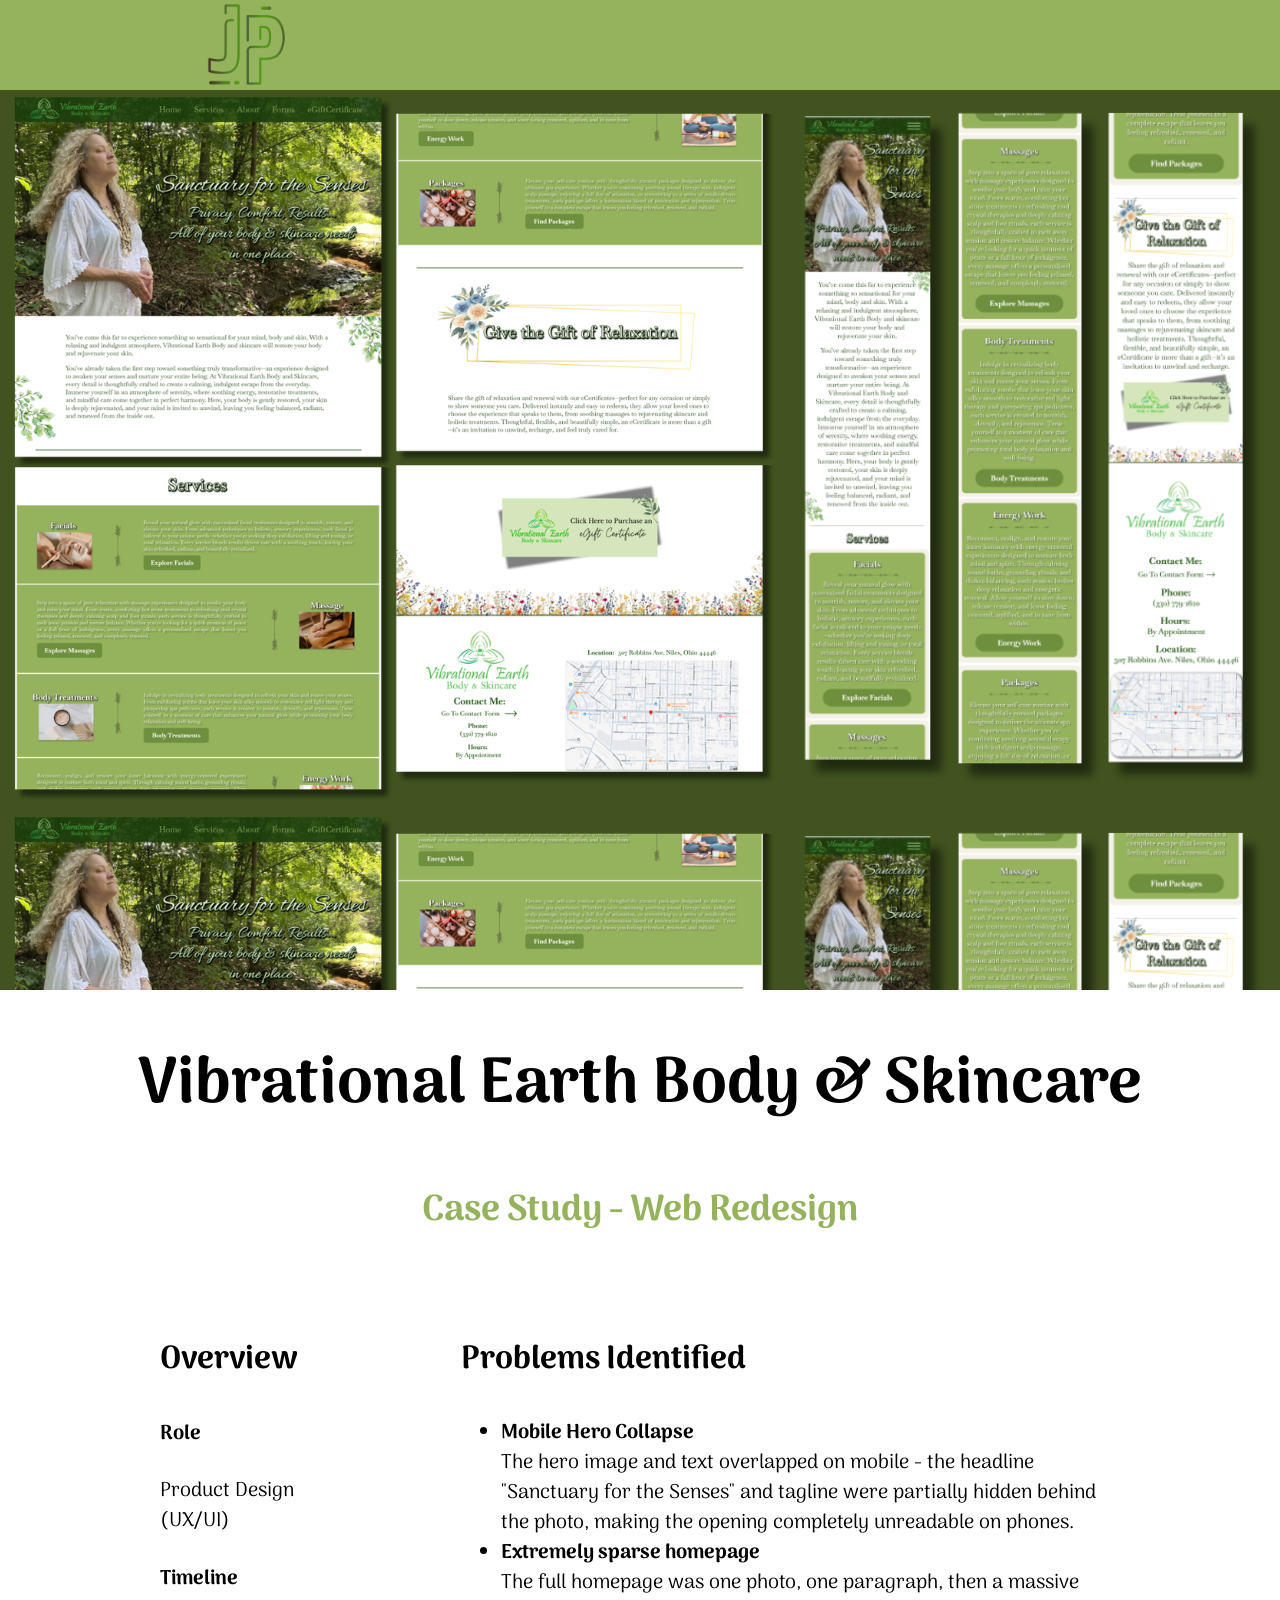
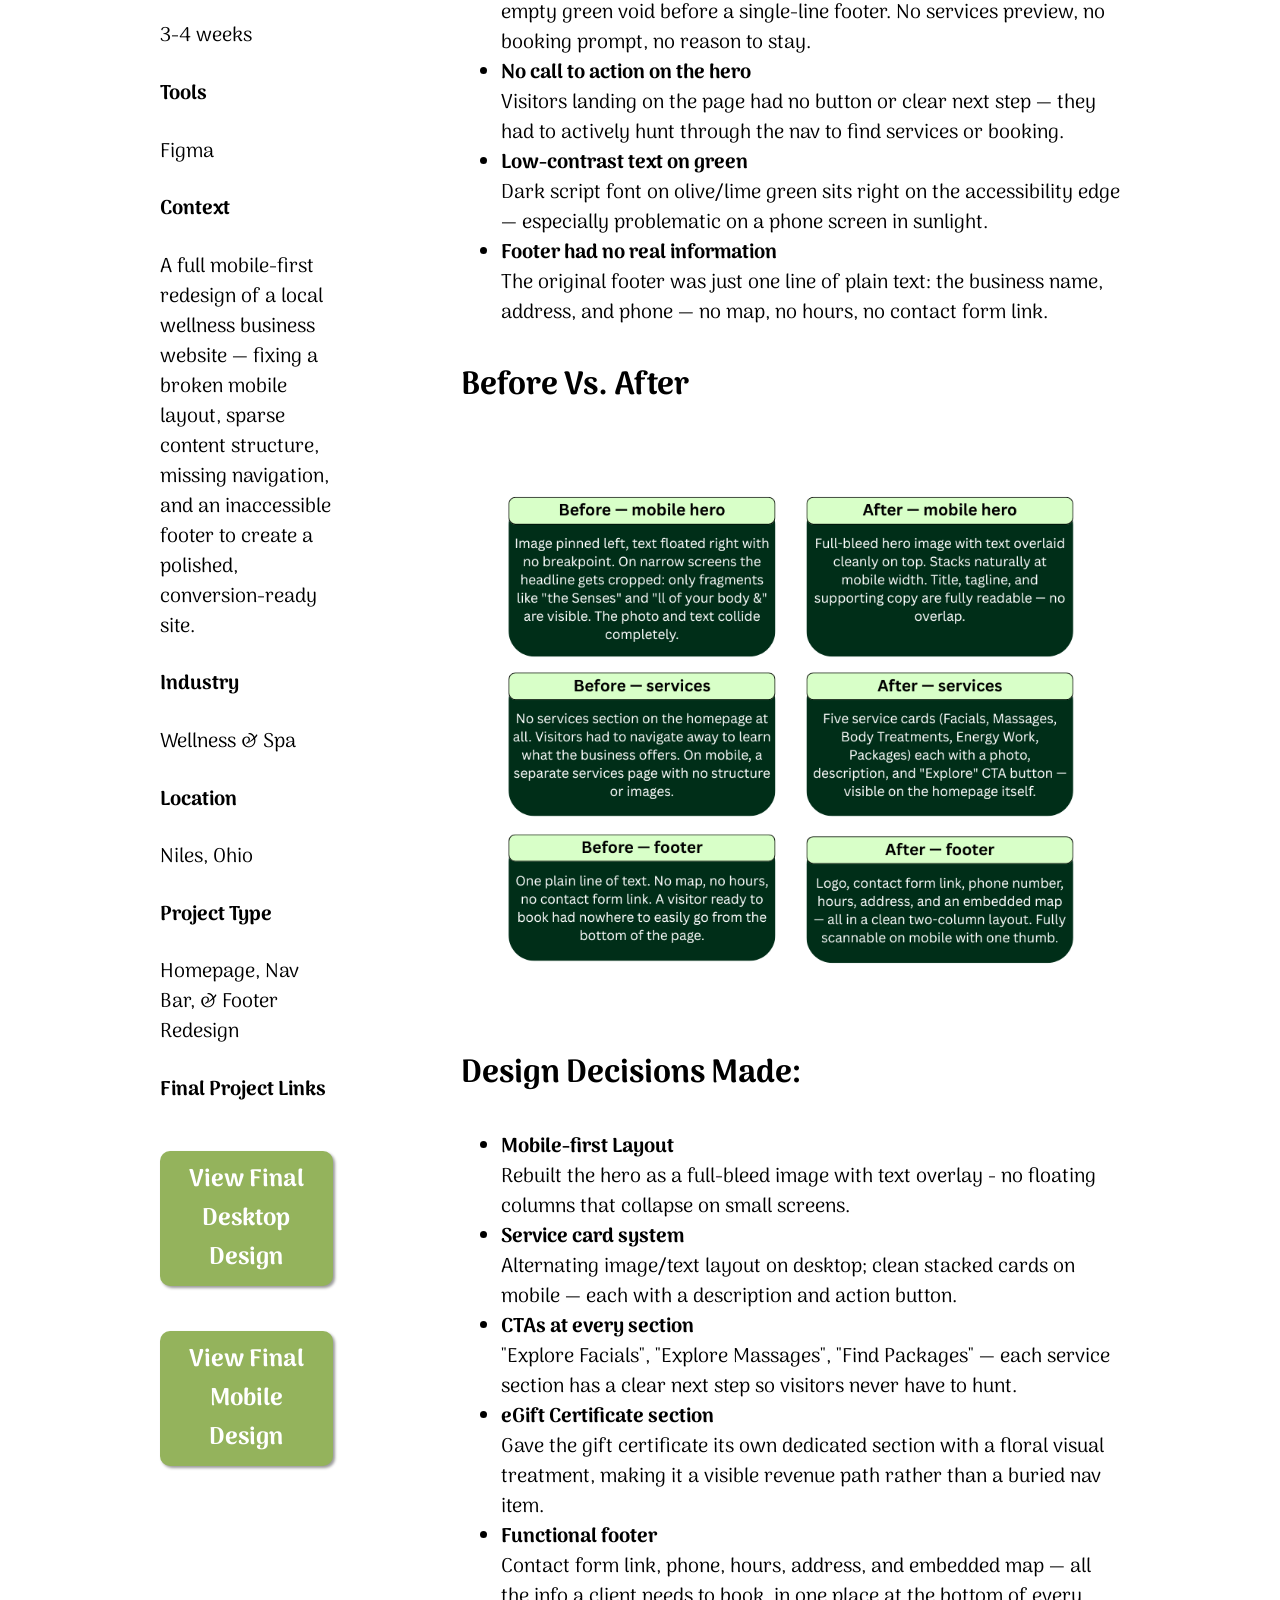
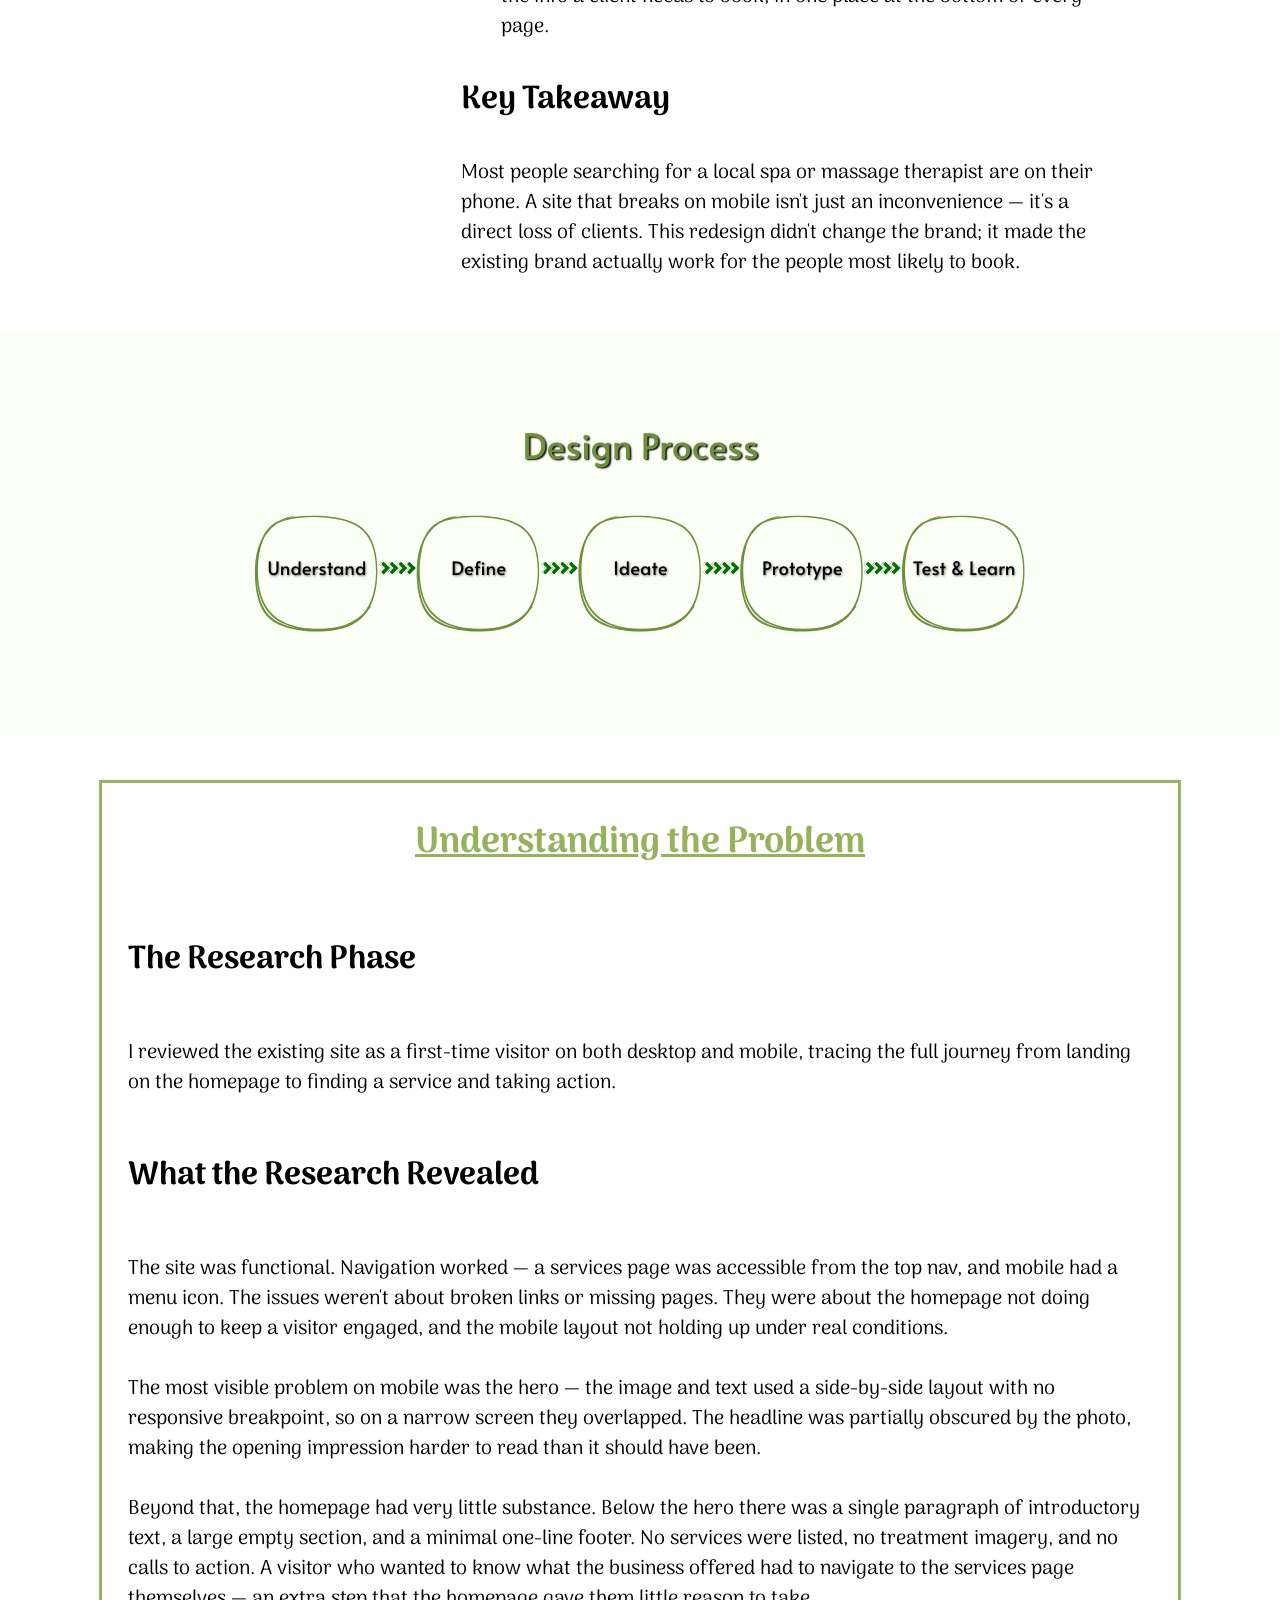
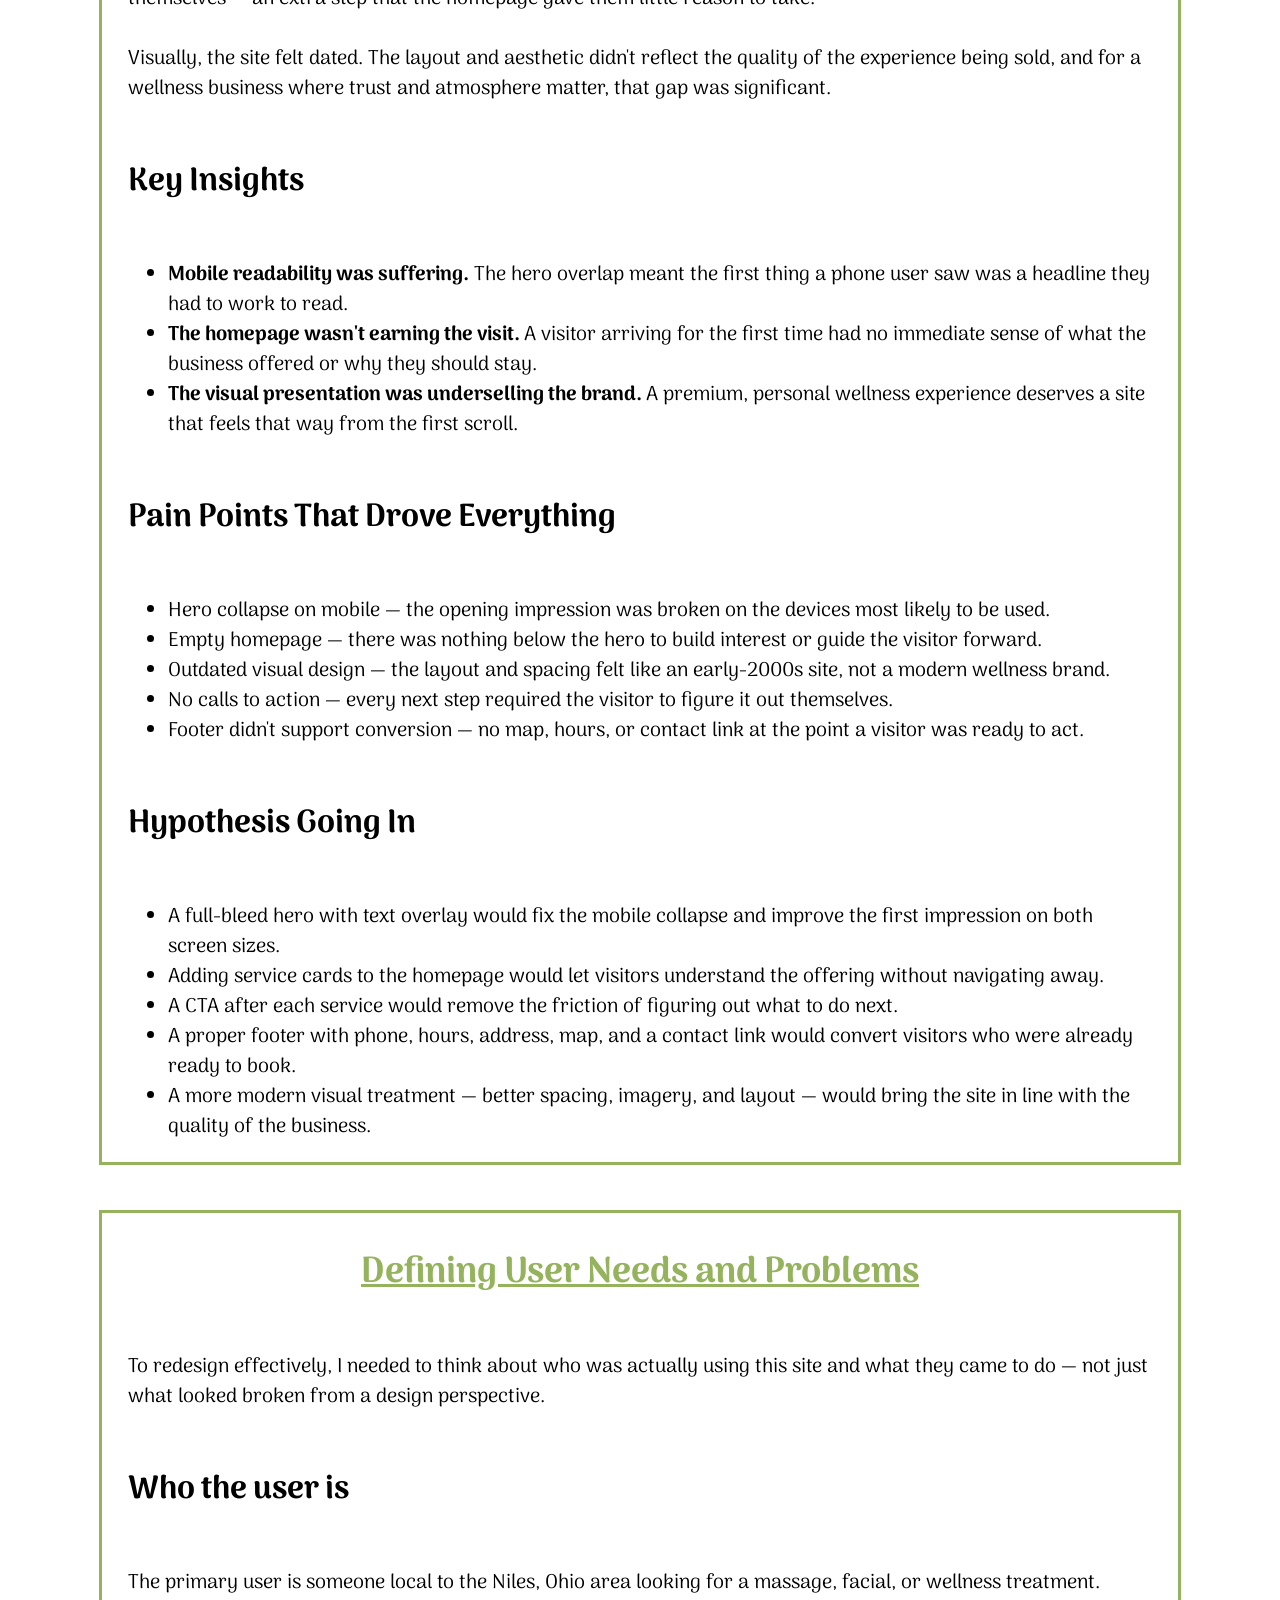
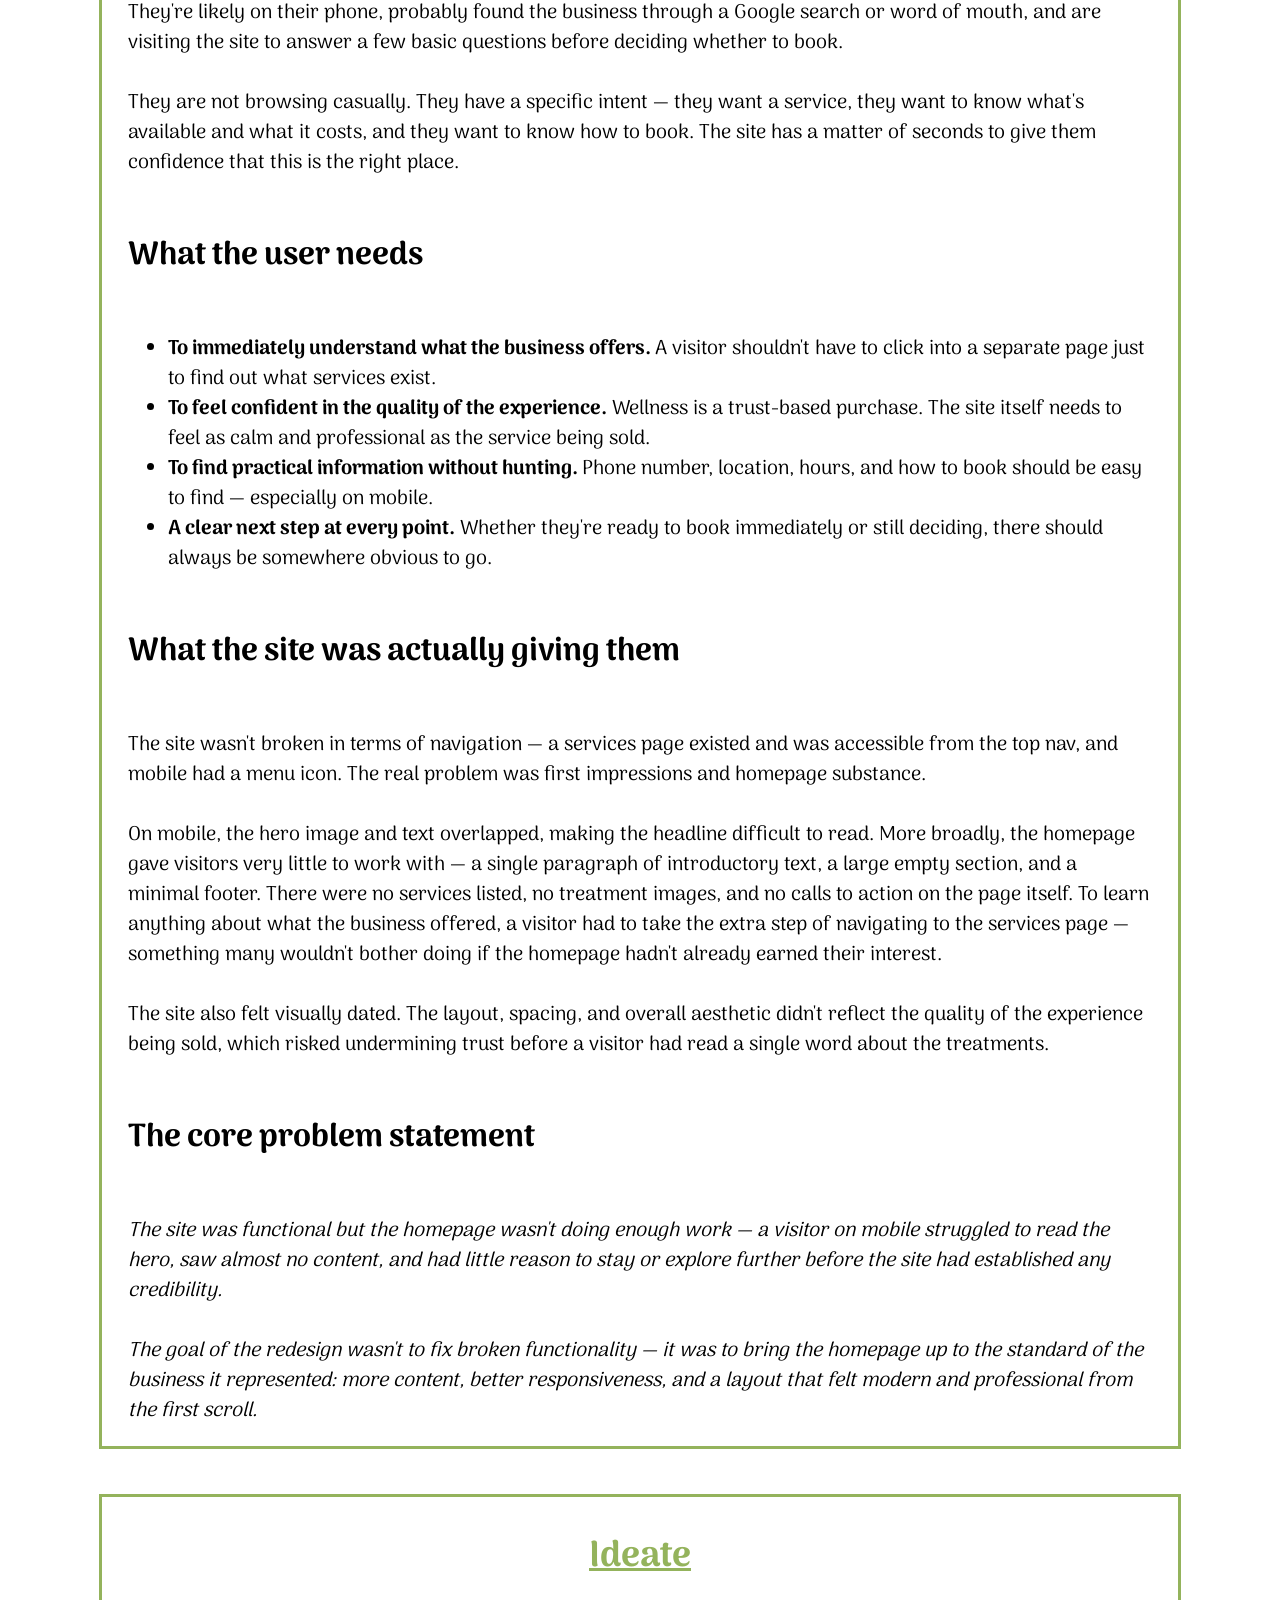
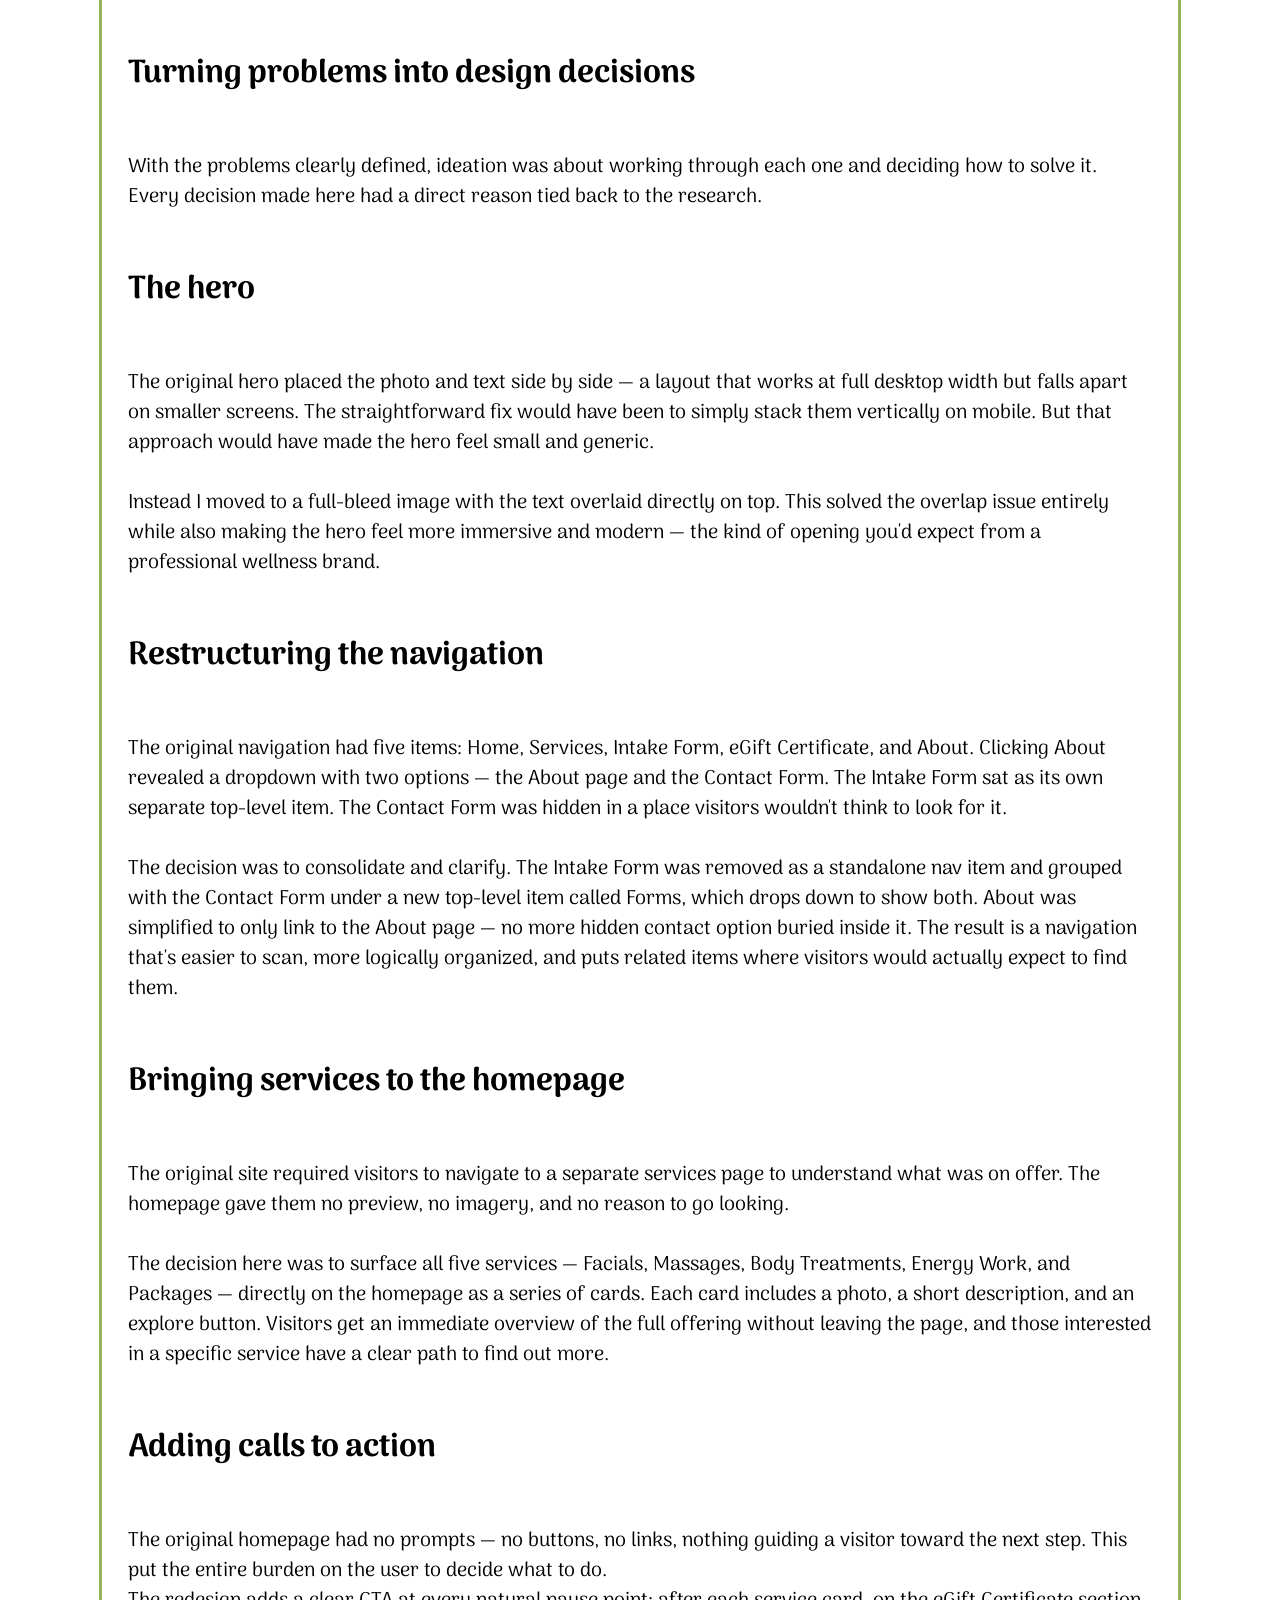
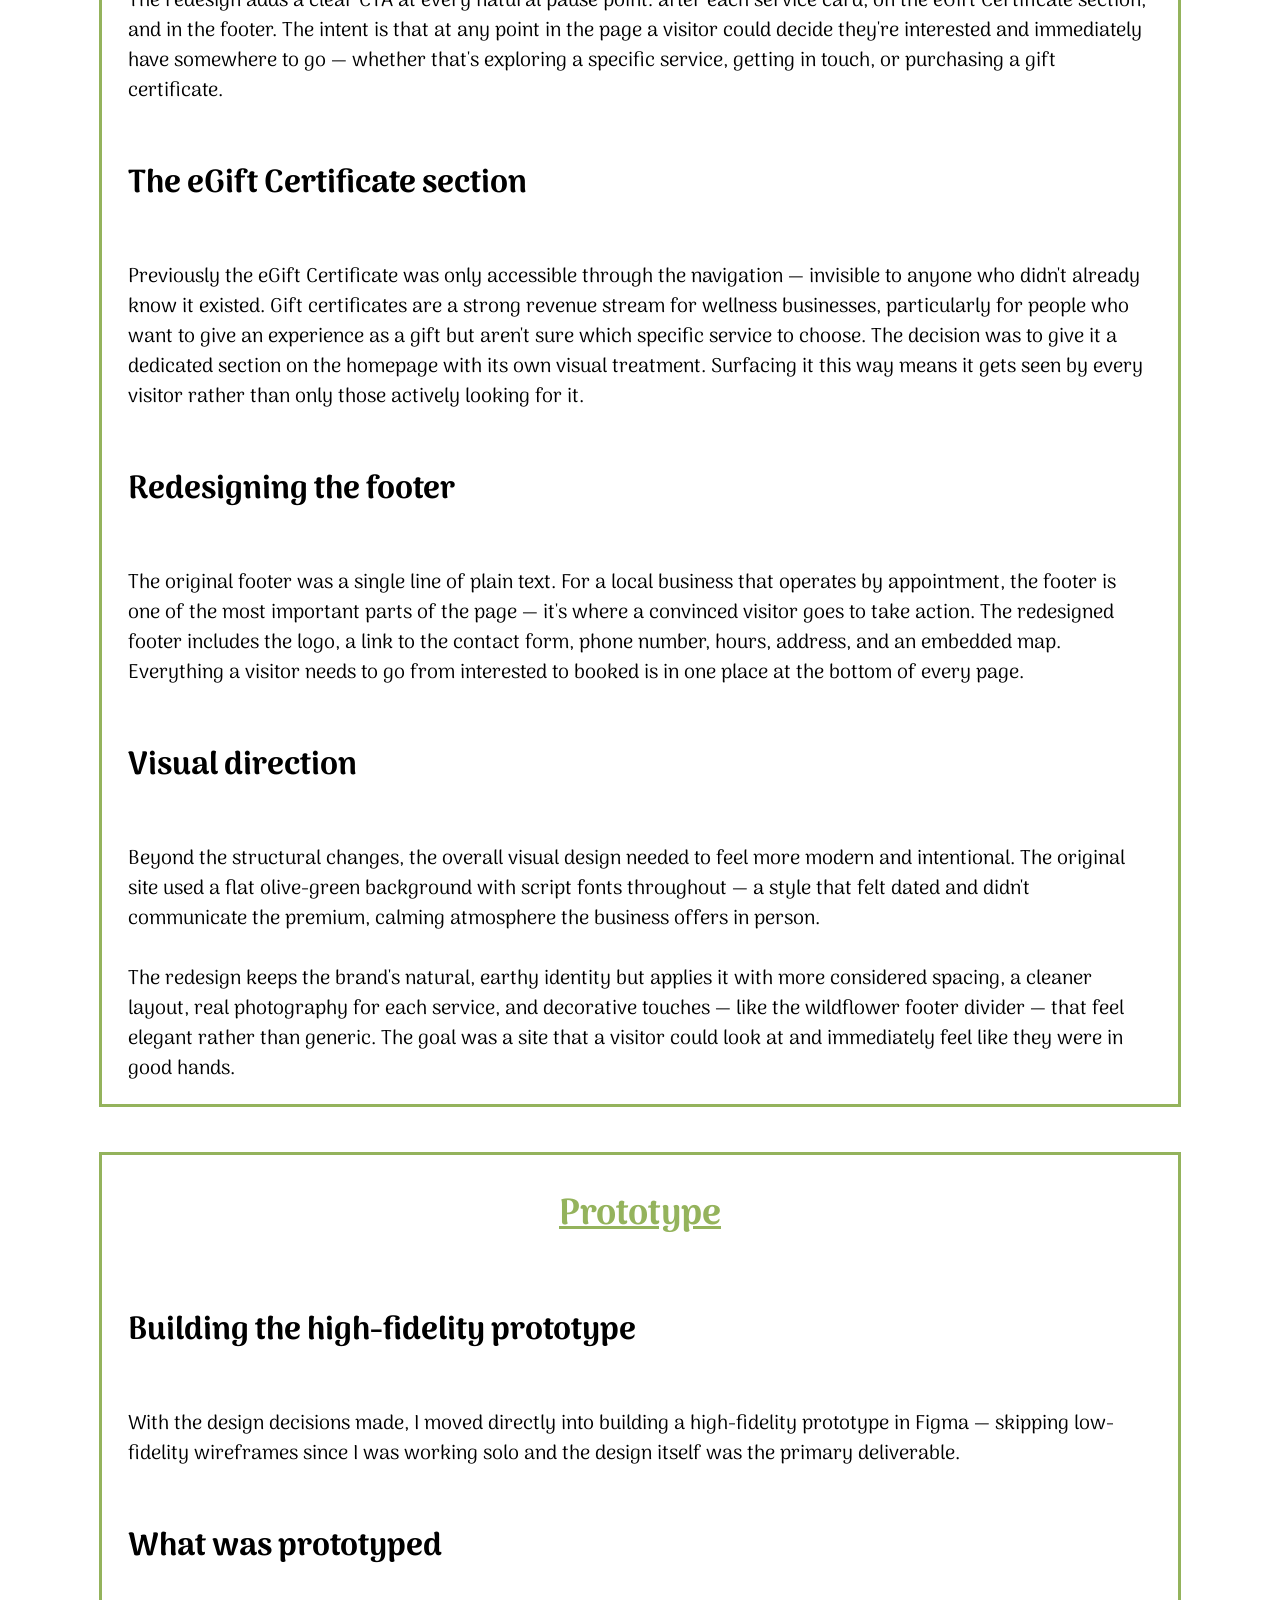
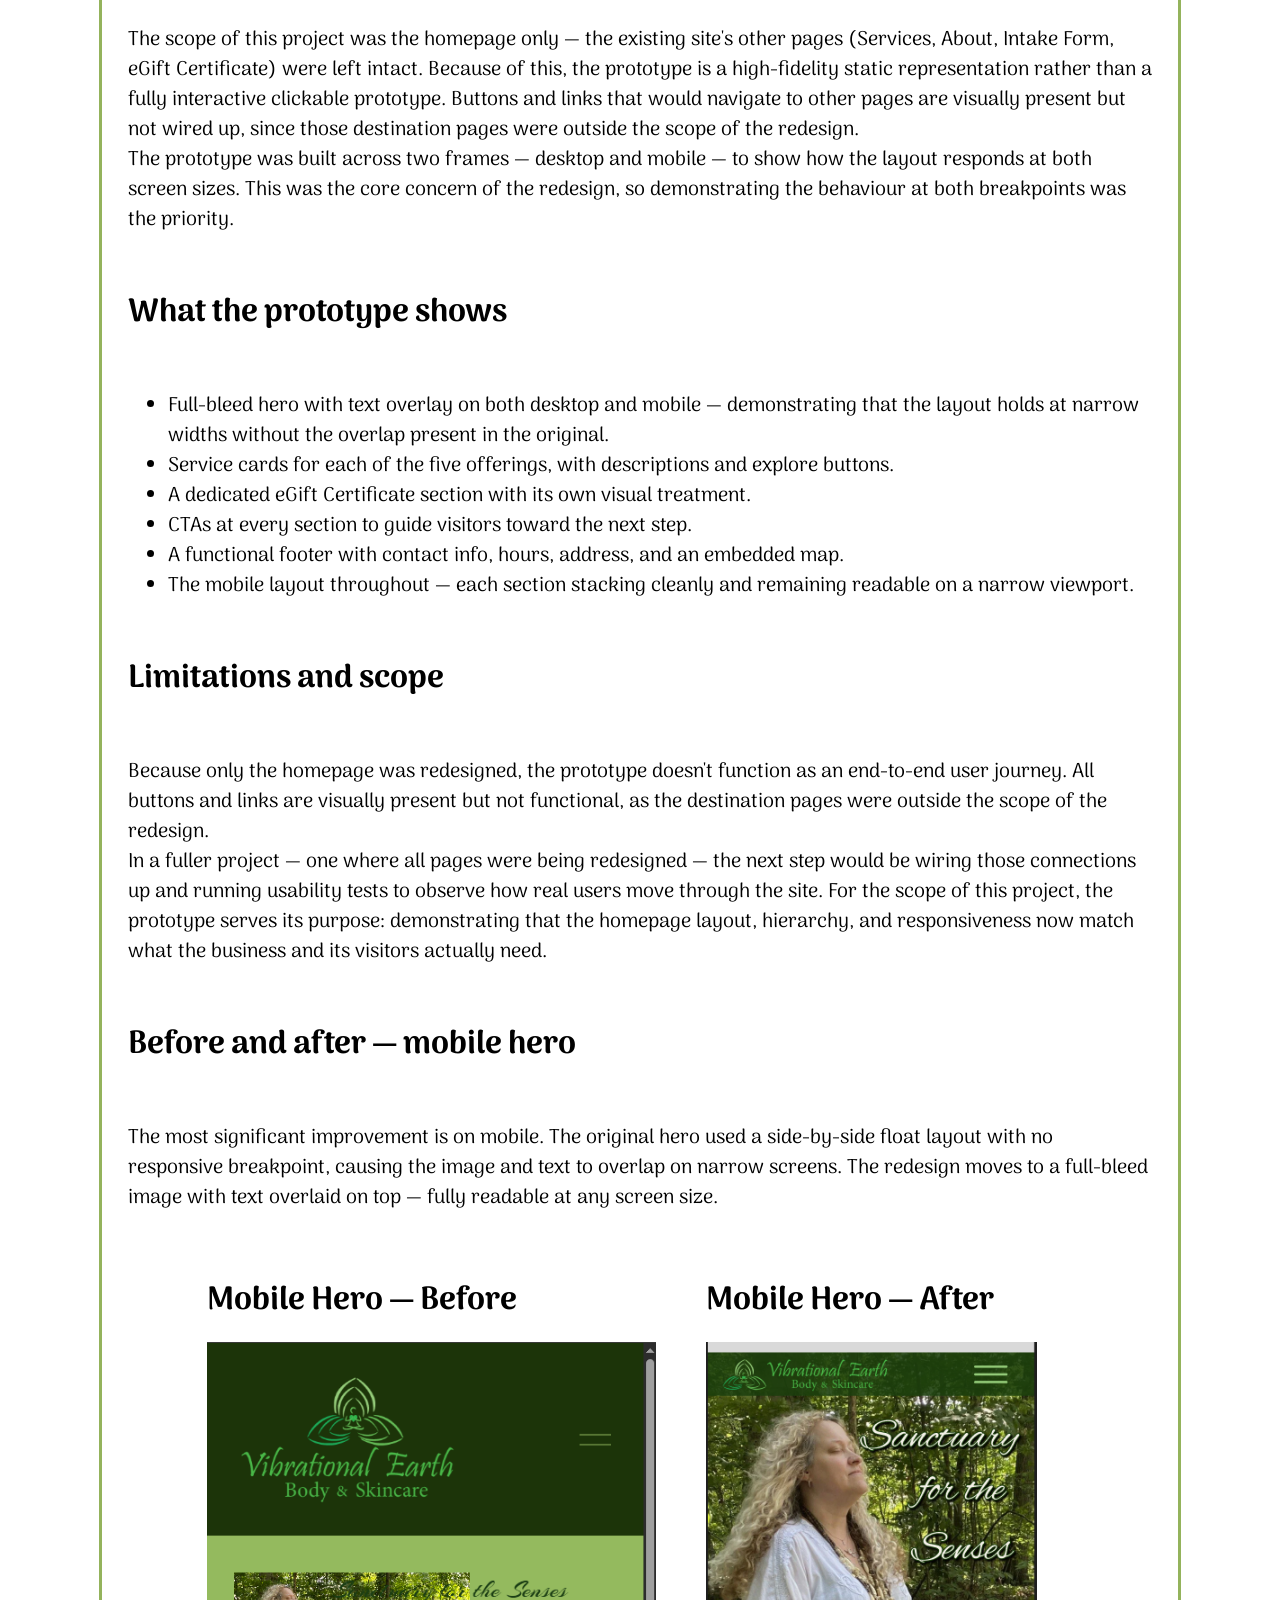
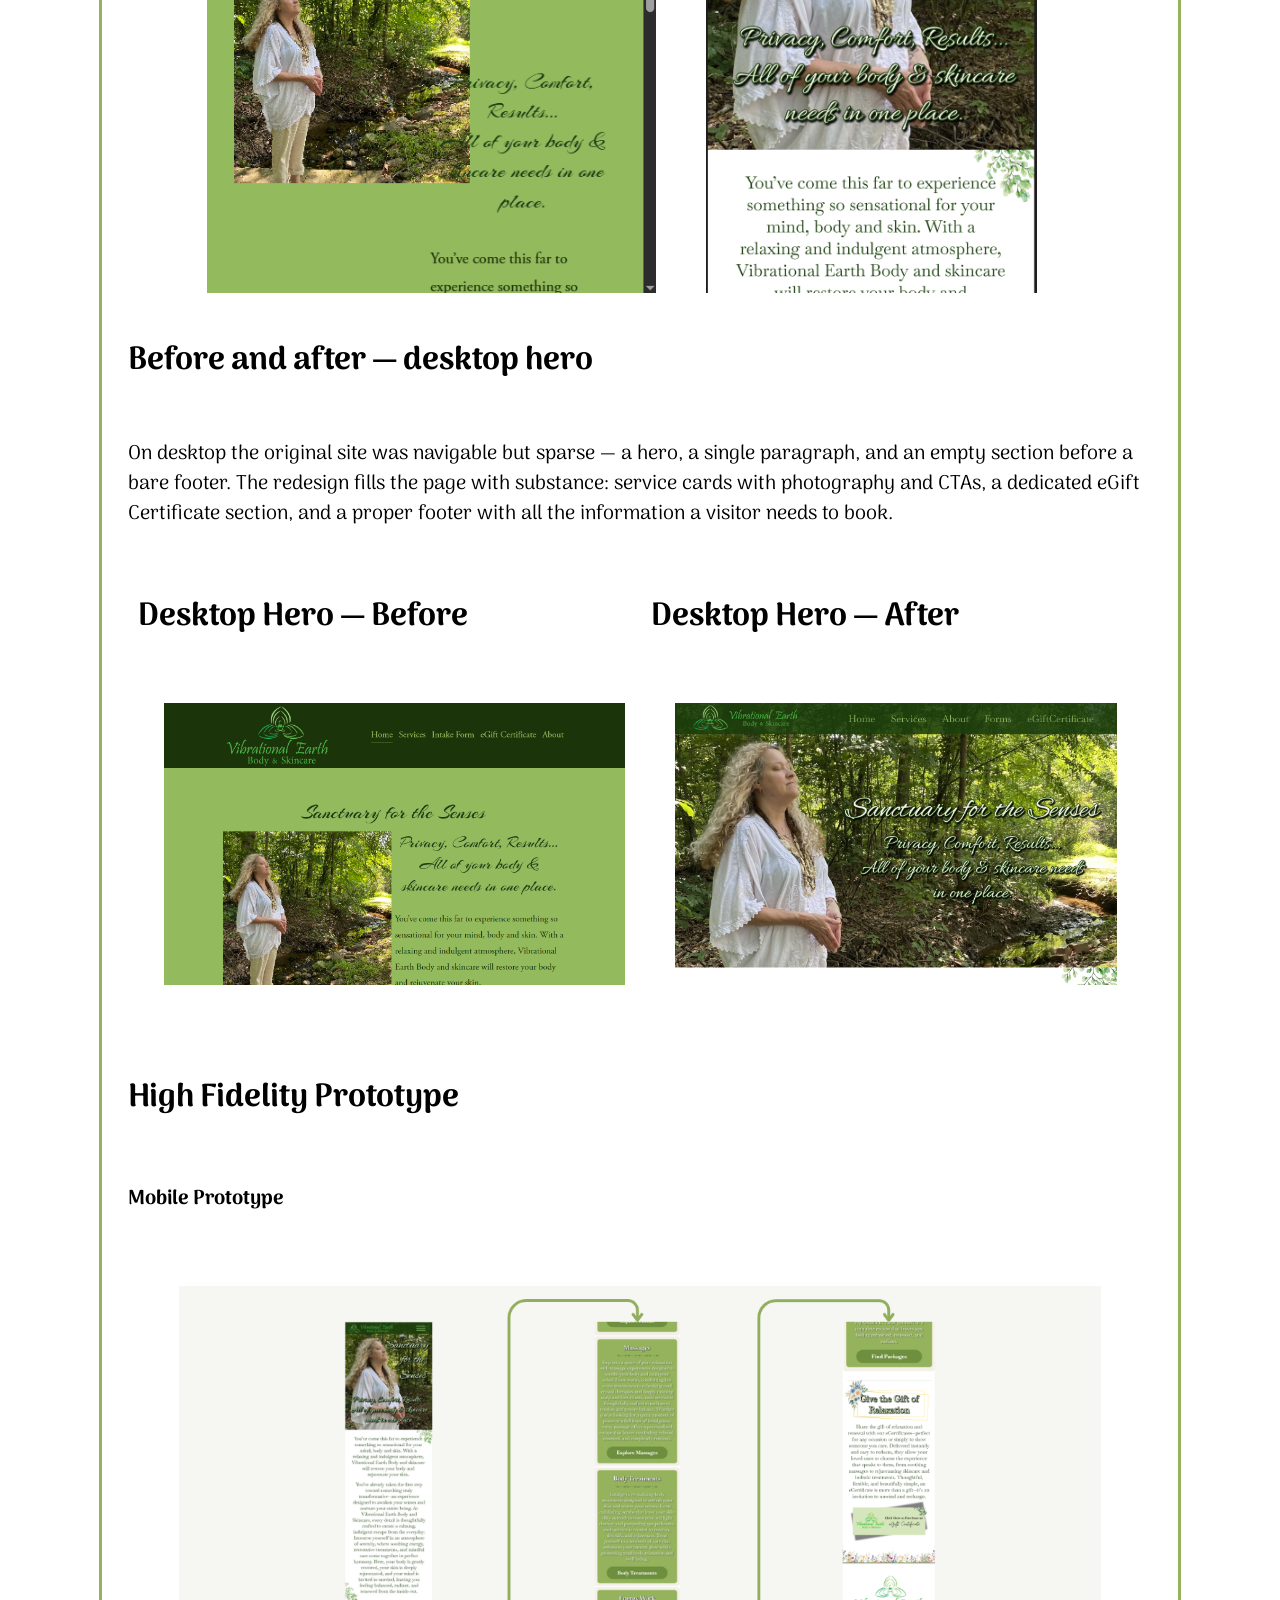
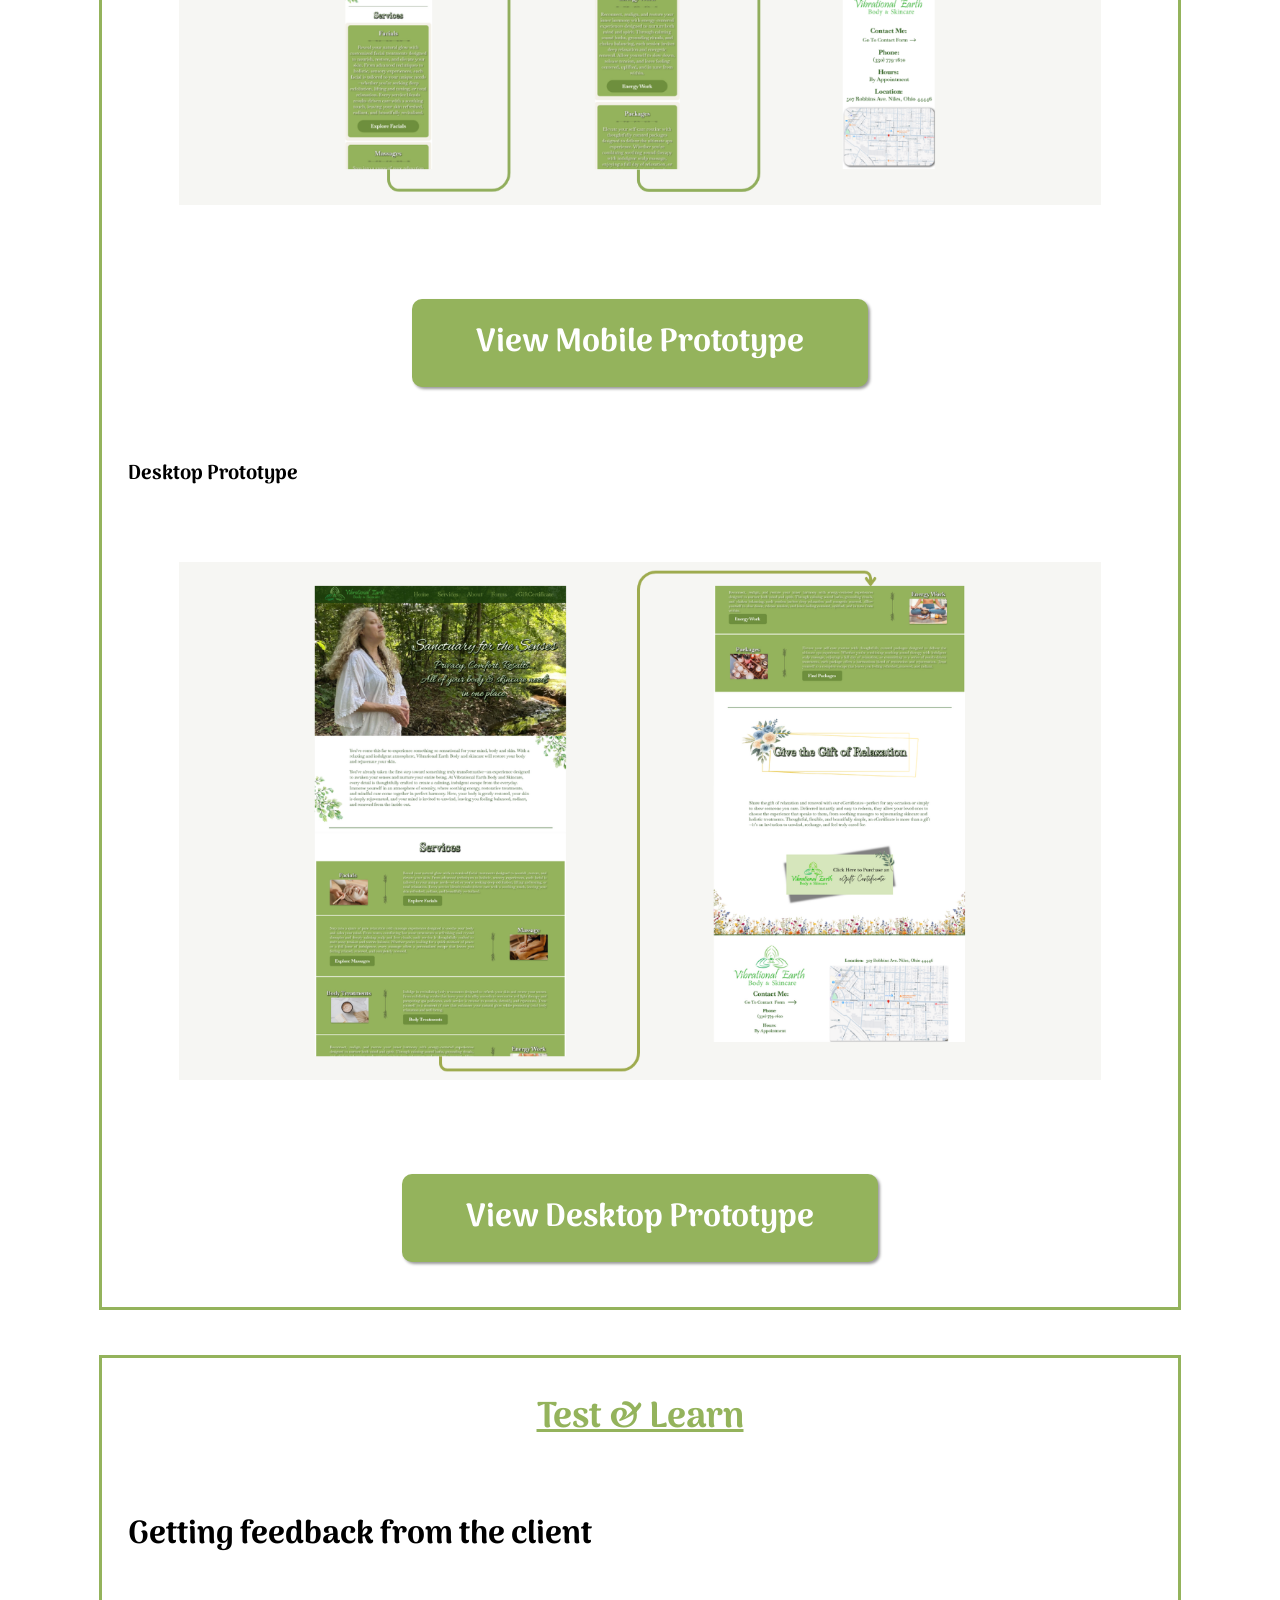
<file: vib.html>
<!DOCTYPE html>
<html lang="en">
<head>
    <meta charset="UTF-8">
    <meta name="viewport" content="width=device-width, initial-scale=1.0">
    <title>Vibrational Earth | Jessica Parrish</title>
    <link rel="icon" type="image/png" href="images/logo3.png">
    <link rel="stylesheet" href="vib.css">
    <link href="https://fonts.googleapis.com/css2?family=Baskervville&display=swap" rel="stylesheet">
    <link href="https://fonts.googleapis.com/css2?family=Arima:wght@400;700&display=swap" rel="stylesheet">
    <link href="https://fonts.googleapis.com/css2?family=Alata&display=swap" rel="stylesheet">
    <link href="https://fonts.googleapis.com/css2?family=Aleo&display=swap" rel="stylesheet">
</head>
<body>
    <script src="script.js" defer></script>
    <header class="topNav">
        <img class="logo" src="images/logo2.png" alt="Jessica Parrish Logo">
        <nav class="navMenu">
            <a href="index.html">Home</a>
            <li class="dropdown">
               <a href="#" class="dropbtn">Projects</a>
               <ul class="dropdown-content">
                  <li><a href="cooksync.html">CookSync</a></li>
                  <li><a href="taniti.html">Taniti</a></li>
                  <li><a href="vib.html">Vibrational Earth</a></li>
               </ul>
            </li>
            <a href="about.html">About</a>
        </nav>
        <button class="hamburger" aria-label="Toggle menu" aria-expanded="false">
            <span class="bar"></span>
            <span class="bar"></span>
            <span class="bar"></span>
        </button>
    </header>
    <div class="heroImage"></div>
    <h1>Vibrational Earth Body & Skincare</h1>
    <h2 class="projectSlogan">Case Study - Web Redesign</h2>
    <div class="introduction">
        <div class="overview">
            <h3>Overview</h3>
            <h4>Role</h4>
            <p>Product Design (UX/UI)</p>
            <h4>Timeline</h4> 
            <p>3-4 weeks</p>
            <h4>Tools</h4>
            <p>Figma</p>
            <h4>Context</h4>
            <p>A full mobile-first redesign of a local wellness business website — fixing a broken mobile layout, sparse content structure, missing navigation, and an inaccessible footer to create a polished, conversion-ready site.</p>
            <h4>Industry</h4>
            <p>Wellness & Spa</p>
            <h4>Location</h4>
            <p>Niles, Ohio</p>
            <h4>Project Type</h4>
            <p>Homepage, Nav Bar, & Footer Redesign</p>
            <h4>Final Project Links</h4>
            <a class="finalLinks" href="https://www.figma.com/proto/fXZxquKFbcvsDoIY77pACS/VBES?node-id=109-197&p=f&t=pJppZ92qKv42por9-1&scaling=min-zoom&content-scaling=fixed&page-id=109%3A3" target="_blank">View Final Desktop Design</a>
            <a class="finalLinks" href="https://www.figma.com/proto/fXZxquKFbcvsDoIY77pACS/VBES?node-id=109-4&p=f&t=ajQcOomksLcsYmNr-1&scaling=min-zoom&content-scaling=fixed&page-id=109%3A2" target="_blank">View Final Mobile Design</a>
        </div>
        <div class="projectIntro">
            <h3>Problems Identified</h3>
            <p>
               <ul>
                  <li><b>Mobile Hero Collapse</b>
                  <br>
                  The hero image and text overlapped on mobile - the headline "Sanctuary for the Senses" and tagline 
                  were partially hidden behind the photo, making the opening completely unreadable on phones.
                  </li>
                  <li><b>Extremely sparse homepage</b>
                  <br>
                  The full homepage was one photo, one paragraph, then a massive empty green void before a single-line 
                  footer. No services preview, no booking prompt, no reason to stay.
                  </li>
                  <li><b>No call to action on the hero</b>
                  <br>
                  Visitors landing on the page had no button or clear next step — they had to actively hunt through 
                  the nav to find services or booking.
                  </li>
                  <li><b>Low-contrast text on green</b>
                  <br>
                  Dark script font on olive/lime green sits right on the accessibility edge — especially problematic 
                  on a phone screen in sunlight.
                  </li>
                  <li><b>Footer had no real information</b>
                  <br>
                  The original footer was just one line of plain text: the business name, address, and phone — no map, 
                  no hours, no contact form link.
                  </li>
               </ul>
            </p>
            <h3>Before Vs. After</h3> 
            <img class="beforeAfterGrid" src="images/beforeAfter.png" alt="Vibrational Earth Before and After">
            <h3>Design Decisions Made:</h3>
            <p>
                <ul>
                    <li><b>Mobile-first Layout</b>
                     <br>
                     Rebuilt the hero as a full-bleed image with text overlay - no floating columns that collapse on
                     small screens.
                    </li>
                    <li><b>Service card system</b>
                     <br>
                     Alternating image/text layout on desktop; clean stacked cards on mobile — each with a description 
                     and action button.
                    </li>
                    <li><b>CTAs at every section</b>
                     <br>
                     "Explore Facials", "Explore Massages", "Find Packages" — each service section has a clear next 
                     step so visitors never have to hunt.
                    </li> 
                    <li><b>eGift Certificate section</b>
                     <br>
                     Gave the gift certificate its own dedicated section with a floral visual treatment, making it a 
                     visible revenue path rather than a buried nav item.
                    </li>
                    <li><b>Functional footer</b>
                     <br>
                     Contact form link, phone, hours, address, and embedded map — all the info a client needs to book, 
                     in one place at the bottom of every page.
                    </li>        
                </ul>
            </p>
            <h3>Key Takeaway</h3>
            <p>Most people searching for a local spa or massage therapist are on their phone. A site that breaks on 
               mobile isn't just an inconvenience — it's a direct loss of clients. This redesign didn't change the 
               brand; it made the existing brand actually work for the people most likely to book. 
            </p>
        </div>
    </div>
    <div class="designProcess">
        <img src="images/vibDesignProcess.png" alt="Vibrational Earth Design Process">
    </div>
    <div class="understand">
        <h2 style="text-decoration-line: underline;">Understanding the Problem</h2>
        <h3>The Research Phase</h3>
        <p>I reviewed the existing site as a first-time visitor on both desktop and mobile, tracing the full journey 
         from landing on the homepage to finding a service and taking action.
        </p> 
        <h3>What the Research Revealed</h3>
        <p>The site was functional. Navigation worked — a services page was accessible from the top nav, 
           and mobile had a menu icon. The issues weren't about broken links or missing pages. They were 
           about the homepage not doing enough to keep a visitor engaged, and the mobile layout not holding 
           up under real conditions.
        <br>
        <br>
           The most visible problem on mobile was the hero — the image and text used a side-by-side layout 
           with no responsive breakpoint, so on a narrow screen they overlapped. The headline was partially 
           obscured by the photo, making the opening impression harder to read than it should have been.
        <br>
        <br>
           Beyond that, the homepage had very little substance. Below the hero there was a single paragraph 
           of introductory text, a large empty section, and a minimal one-line footer. No services were 
           listed, no treatment imagery, and no calls to action. A visitor who wanted to know what the 
           business offered had to navigate to the services page themselves — an extra step that the homepage 
           gave them little reason to take. 
        <br>
        <br>
           Visually, the site felt dated. The layout and aesthetic didn't reflect the quality of the 
           experience being sold, and for a wellness business where trust and atmosphere matter, that gap 
           was significant.  
        </p>   
        <h3>Key Insights</h3>
        <ul>
         <li><b>Mobile readability was suffering.</b> The hero overlap meant the first thing a phone user 
            saw was a headline they had to work to read.
         </li>
         <li><b>The homepage wasn't earning the visit. </b> A visitor arriving for the first time had no immediate sense of 
            what the business offered or why they should stay.
         </li>
         <li><b>The visual presentation was underselling the brand. </b> A premium, personal wellness experience deserves a site that feels that way from the first scroll.
         </li>     
      </ul> 
        <h3>Pain Points That Drove Everything</h3>
        <ul>
            <li>Hero collapse on mobile — the opening impression was broken on the devices most likely to be used.</li>
            <li>Empty homepage  — there was nothing below the hero to build interest or guide the visitor forward.</li>
            <li>Outdated visual design — the layout and spacing felt like an early-2000s site, not a modern wellness brand.</li>
            <li>No calls to action — every next step required the visitor to figure it out themselves.</li>
            <li>Footer didn't support conversion — no map, hours, or contact link at the point a visitor was ready to act.</li>
        </ul>
        <h3>Hypothesis Going In</h3>
        <ul>
            <li>A full-bleed hero with text overlay would fix the mobile collapse and improve the first impression on both screen sizes.</li>
            <li>Adding service cards to the homepage would let visitors understand the offering without navigating away.</li>
            <li>A CTA after each service would remove the friction of figuring out what to do next.</li>
            <li>A proper footer with phone, hours, address, map, and a contact link would convert visitors who were already ready to book.</li>
            <li>A more modern visual treatment — better spacing, imagery, and layout — would bring the site in line with the quality of the business.</li>
        </ul>
    </div>
    <div class="define">
        <h2 style="text-decoration-line: underline;">Defining User Needs and Problems</h2>
        <p>To redesign effectively, I needed to think about who was actually using this site and what they came to do — not just what 
            looked broken from a design perspective.</p>
        <h3>Who the user is</h3>
        <p>The primary user is someone local to the Niles, Ohio area looking for a massage, facial, or wellness treatment. 
           They're likely on their phone, probably found the business through a Google search or word of mouth, 
           and are visiting the site to answer a few basic questions before deciding whether to book.
         <br>
         <br>
           They are not browsing casually. They have a specific intent — they want a service, they want to 
           know what's available and what it costs, and they want to know how to book. The site has a 
           matter of seconds to give them confidence that this is the right place.
        </p>
        <h3>What the user needs</h3>
        <ul>
            <li><b>To immediately understand what the business offers. </b> A visitor shouldn't have to click into a 
               separate page just to find out what services exist.</li>
            <li><b>To feel confident in the quality of the experience.</b> Wellness is a trust-based purchase. The 
               site itself needs to feel as calm and professional as the service being sold.</li>
            <li><b>To find practical information without hunting. </b> Phone number, location, hours, and how to 
               book should be easy to find — especially on mobile.</li>
            <li><b>A clear next step at every point.</b> Whether they're ready to book immediately or still deciding, 
               there should always be somewhere obvious to go.</li>
        </ul>
        <h3>What the site was actually giving them</h3>
        <p>The site wasn't broken in terms of navigation — a services page existed and was accessible from 
           the top nav, and mobile had a menu icon. The real problem was first impressions and homepage substance.
         <br>
         <br>
           On mobile, the hero image and text overlapped, making the headline difficult to read. More 
           broadly, the homepage gave visitors very little to work with — a single paragraph of introductory 
           text, a large empty section, and a minimal footer. There were no services listed, no treatment 
           images, and no calls to action on the page itself. To learn anything about what the business 
           offered, a visitor had to take the extra step of navigating to the services page — something many 
           wouldn't bother doing if the homepage hadn't already earned their interest.
         <br>
         <br>
           The site also felt visually dated. The layout, spacing, and overall aesthetic didn't reflect 
           the quality of the experience being sold, which risked undermining trust before a visitor had 
           read a single word about the treatments.
        </p>
        <h3>The core problem statement</h3>
        <p><i>The site was functional but the homepage wasn't doing enough work — a visitor on mobile 
           struggled to read the hero, saw almost no content, and had little reason to stay or explore 
           further before the site had established any credibility.</i>
         <br>
         <br>
           <i>The goal of the redesign wasn't to fix broken functionality — it was to bring the homepage up 
           to the standard of the business it represented: more content, better responsiveness, and a 
           layout that felt modern and professional from the first scroll.</i>
        </p>
    </div>
    <div class="ideate">
        <h2 style="text-decoration-line: underline;">Ideate</h2>
        <h3>Turning problems into design decisions</h3>
        <p>With the problems clearly defined, ideation was about working through each one and deciding how 
           to solve it. Every decision made here had a direct reason tied back to the research.
        </p>
        <h3>The hero</h3>
        <p>The original hero placed the photo and text side by side — a layout that works at full desktop 
           width but falls apart on smaller screens. The straightforward fix would have been to simply stack 
           them vertically on mobile. But that approach would have made the hero feel small and generic.
        <br>
        <br>
           Instead I moved to a full-bleed image with the text overlaid directly on top. This solved the 
           overlap issue entirely while also making the hero feel more immersive and modern — the kind of 
           opening you'd expect from a professional wellness brand.
        </p>
       <h3>Restructuring the navigation</h3>
        <p>The original navigation had five items: Home, Services, Intake Form, eGift Certificate, and 
           About. Clicking About revealed a dropdown with two options — the About page and the Contact 
           Form. The Intake Form sat as its own separate top-level item. The Contact Form was hidden in a 
           place visitors wouldn't think to look for it.
        <br>
        <br>
           The decision was to consolidate and clarify. The Intake Form was removed as a standalone nav 
           item and grouped with the Contact Form under a new top-level item called Forms, which drops 
           down to show both. About was simplified to only link to the About page — no more hidden contact 
           option buried inside it. The result is a navigation that's easier to scan, more logically organized, 
           and puts related items where visitors would actually expect to find them.
        </p>
        <h3>Bringing services to the homepage</h3>
        <p>The original site required visitors to navigate to a separate services page to understand what 
           was on offer. The homepage gave them no preview, no imagery, and no reason to go looking.
        <br>
        <br>
           The decision here was to surface all five services — Facials, Massages, Body Treatments, Energy 
           Work, and Packages — directly on the homepage as a series of cards. Each card includes a photo, 
           a short description, and an explore button. Visitors get an immediate overview of the full 
           offering without leaving the page, and those interested in a specific service have a clear path 
           to find out more.
        </p>
        <h3>Adding calls to action</h3>
        <p>The original homepage had no prompts — no buttons, no links, nothing guiding a visitor toward 
           the next step. This put the entire burden on the user to decide what to do.
        <br>
           The redesign adds a clear CTA at every natural pause point: after each service card, on the eGift 
           Certificate section, and in the footer. The intent is that at any point in the page a visitor could 
           decide they're interested and immediately have somewhere to go — whether that's exploring a specific 
           service, getting in touch, or purchasing a gift certificate.
        </p>
        <h3>The eGift Certificate section</h3>
        <p>Previously the eGift Certificate was only accessible through the navigation — invisible to 
           anyone who didn't already know it existed. Gift certificates are a strong revenue stream for 
           wellness businesses, particularly for people who want to give an experience as a gift but 
           aren't sure which specific service to choose. The decision was to give it a dedicated section on the homepage with its own visual treatment. 
           Surfacing it this way means it gets seen by every visitor rather than only those actively 
           looking for it.
        </p>
        <h3>Redesigning the footer</h3>
        <p>The original footer was a single line of plain text. For a local business that operates by 
           appointment, the footer is one of the most important parts of the page — it's where a convinced 
           visitor goes to take action. The redesigned footer includes the logo, a link to the contact form, phone number, hours, 
           address, and an embedded map. Everything a visitor needs to go from interested to booked is in 
           one place at the bottom of every page.
        </p>
        <h3>Visual direction</h3>
        <p>Beyond the structural changes, the overall visual design needed to feel more modern and 
           intentional. The original site used a flat olive-green background with script fonts throughout 
           — a style that felt dated and didn't communicate the premium, calming atmosphere the business 
           offers in person.
        <br>
        <br>
           The redesign keeps the brand's natural, earthy identity but applies it with more considered 
           spacing, a cleaner layout, real photography for each service, and decorative touches — like the 
           wildflower footer divider — that feel elegant rather than generic. The goal was a site that a 
           visitor could look at and immediately feel like they were in good hands.
        </p>
    </div>
    <div class="prototype">
        <h2 style="text-decoration-line: underline;">Prototype</h2>
        <h3>Building the high-fidelity prototype</h3>
        <p>With the design decisions made, I moved directly into building a high-fidelity prototype in 
           Figma — skipping low-fidelity wireframes since I was working solo and the design itself was 
           the primary deliverable.
        </p>
        <h3>What was prototyped</h3>
        <p>The scope of this project was the homepage only — the existing site's other pages 
           (Services, About, Intake Form, eGift Certificate) were left intact. Because of this, the 
           prototype is a high-fidelity static representation rather than a fully interactive clickable 
           prototype. Buttons and links that would navigate to other pages are visually present but not 
           wired up, since those destination pages were outside the scope of the redesign.
        <br>
           The prototype was built across two frames — desktop and mobile — to show how the layout responds 
           at both screen sizes. This was the core concern of the redesign, so demonstrating the behaviour at 
           both breakpoints was the priority.
        </p>
        <h3>What the prototype shows</h3>
        <ul>
            <li>Full-bleed hero with text overlay on both desktop and mobile — demonstrating that the layout 
                holds at narrow widths without the overlap present in the original.</li>
            <li>Service cards for each of the five offerings, with descriptions and explore buttons.</li>
            <li>A dedicated eGift Certificate section with its own visual treatment.</li>
            <li>CTAs at every section to guide visitors toward the next step.</li>
            <li>A functional footer with contact info, hours, address, and an embedded map.</li>
            <li>The mobile layout throughout — each section stacking cleanly and remaining readable on a 
                narrow viewport.</li>
        </ul>
        <h3>Limitations and scope</h3>
        <p>Because only the homepage was redesigned, the prototype doesn't function as an end-to-end user 
           journey. All buttons and links are visually present but not functional, as the destination pages 
           were outside the scope of the redesign.
        <br>
           In a fuller project — one where all pages were being redesigned — the next step would be wiring 
           those connections up and running usability tests to observe how real users move through the 
           site. For the scope of this project, the prototype serves its purpose: demonstrating that the 
           homepage layout, hierarchy, and responsiveness now match what the business and its visitors 
           actually need.
        </p>
        <h3>Before and after — mobile hero</h3>
        <p>The most significant improvement is on mobile. The original hero used a side-by-side float 
           layout with no responsive breakpoint, causing the image and text to overlap on narrow screens. 
           The redesign moves to a full-bleed image with text overlaid on top — fully readable at any screen 
           size.
        </p>
        <div class="beforeAfter">
         <div class="before">
            <h3>Mobile Hero — Before</h3>
            <img class="vibMobileBefore" src="images/vibMobileBefore.png" alt="Vibrational Earth Prototype">
         </div>
         <div class="after">
            <h3>Mobile Hero — After</h3>
            <img class="vibMobileAfter" src="images/vibMobileAfter.png" alt="Vibrational Earth Prototype">
         </div>
        </div>
        <h3>Before and after — desktop hero</h3>
        <p>On desktop the original site was navigable but sparse — a hero, a single paragraph, and an 
           empty section before a bare footer. The redesign fills the page with substance: service cards 
           with photography and CTAs, a dedicated eGift Certificate section, and a proper footer with all 
           the information a visitor needs to book.
        </p>
        <div class="beforeAfter">
         <div class="before">
            <h3>Desktop Hero — Before</h3>
            <img class="vibDesktopBefore" src="images/vibDesktopBefore.png" alt="Vibrational Earth Prototype">
         </div>
         <div class="after">
            <h3>Desktop Hero — After</h3>
            <img class="vibDesktopAfter" src="images/vibDesktopAfter.png" alt="Vibrational Earth Prototype">
         </div>
        </div>
        <h3>High Fidelity Prototype</h3>
        <h4>Mobile Prototype</h4>
        <div class="mobileProto">
            <img class="vibMobileHiFi" src="images/vibMobilePrototype.png" alt="Vibrational Earth Prototype">
        </div>
        <a class="wireframeLinks" href="https://www.figma.com/proto/fXZxquKFbcvsDoIY77pACS/VBES?node-id=24-3&p=f&t=oQbiyTm3NnmlD9vV-1&scaling=scale-down&content-scaling=fixed&page-id=24%3A2" target="_blank">View Mobile Prototype</a>
        <h4>Desktop Prototype</h4>
        <div class="desktopProto">
            <img class="vibDesktopHiFi" src="images/vibDesktopPrototype.png" alt="Vibrational Earth Prototype">
        </div>
        <a class="wireframeLinks" href="https://www.figma.com/proto/fXZxquKFbcvsDoIY77pACS/VBES?node-id=2-32&p=f&t=mRrWrZ2HuIPfmqu4-1&scaling=min-zoom&content-scaling=fixed&page-id=2%3A31" target="_blank">View Desktop Prototype</a>
    </div>
    <div class="testLearn">
        <h2 style="text-decoration-line: underline;">Test & Learn</h2>
        <h3>Getting feedback from the client</h3>
        <p>Once the high-fidelity prototype was complete I shared it directly with the owner of 
           Vibrational Earth for review. This was the first real-world gut check on the design — did it 
           work for the person who knows the business best?
        </p>
        <h3>The feedback</h3>
        <p>The owner responded positively to the redesign overall — the layout, the service cards, the 
           hero, and the general direction all landed well. The one piece of actionable feedback was that 
           she wanted to remove the eGift Certificate section entirely, as she had decided to stop 
           offering them. This was a straightforward change to make — the section was removed from the design and the 
           homepage updated accordingly. Everything else was approved as designed. 
        </p>   
        <h3>What this showed</h3>
        <p>Getting the business owner involved at the prototype stage — rather than after implementation — 
           is exactly why this step matters. The eGift Certificate section had been a deliberate design 
           decision based on what the site offered at the time of the audit. Had the design gone straight 
           to build without a review, that section would have needed to be pulled out later at greater 
           cost and effort.
        <br>
        <br>
           It's also a good reminder that designers work with information that has a shelf life. The audit 
           captures the business as it is at a point in time — but businesses change, and getting sign-off 
           from the client bridges that gap before anything is finalized. 
        </p>
    </div>    
    <div class="reflections">
        <h2 style="text-decoration-line: underline;">Final Design & Reflections</h2> 
         <h3>From prototype to final design</h3>
         <p>Two changes were made between the prototype and the final design — both came directly from 
            feedback and honest review of the work. Neither was a major structural change, but both 
            meaningfully improved the finished result.
         </p>
         <h4>Removing the eGift Certificate section</h4>
         <p>The prototype included a dedicated eGift Certificate section on the homepage — a deliberate 
            design decision made during ideation to surface it as a visible revenue stream rather than a 
            buried nav item. After sharing the prototype with the business owner, she let me know she had 
            decided to stop offering gift certificates altogether.
         <br>
            The section was removed cleanly. This is a straightforward example of why client review at the 
            prototype stage matters — catching a business change before build rather than after saves time 
            and avoids presenting visitors with something that no longer exists.   
         </p>
         <h4>Adding images to the mobile service cards</h4>
         <p>The prototype kept the mobile service cards as text only — title, description, and a button. 
            The thinking was that a lighter layout would be easier to scroll on a small screen. On 
            reflection that didn't hold up. Without images the cards felt flat and gave no visual sense 
            of what each service actually involved. For a wellness business where atmosphere is part of 
            what's being sold, that was a real gap.
         <br>
         <br>
            A photo was added to the top of each mobile service card to match the desktop treatment. The 
            change makes each service immediately distinguishable and gives the mobile layout the same 
            visual weight as the desktop version.   
         </p>
         <div class="finalDesktop">
            <img class="cardsImg" src="images/cardsWithImage.png" alt="Vibrational Earth Cards Design">
         </div>
         <h4>The final design</h4>
         <p>With both changes applied, the design was complete. The homepage below represents the finished 
            state — a full-bleed hero, a restructured navigation, five service cards with imagery and CTAs 
            on both desktop and mobile, and a functional footer with contact details and an embedded map.
         </p>
         <div class="finalDesktop">
            <h4>Final Desktop Design</h4>
            <img class="vibFinal" src="images/vibFinalDesktop.png" alt="Vibrational Earth Final Desktop Design">
         </div>
         <a class="wireframeLinks" href="https://www.figma.com/proto/fXZxquKFbcvsDoIY77pACS/VBES?node-id=109-197&p=f&t=pJppZ92qKv42por9-1&scaling=min-zoom&content-scaling=fixed&page-id=109%3A3" target="_blank">View Final Desktop Design</a>
         <div class="finalDesktop">
            <h4>Final Mobile Design</h4>
            <img class="vibFinalMobile" src="images/vibMobileFinal.png" alt="Vibrational Earth Final Mobile Design">
         </div>
         <a class="wireframeLinks" href="https://www.figma.com/proto/fXZxquKFbcvsDoIY77pACS/VBES?node-id=109-4&p=f&t=ajQcOomksLcsYmNr-1&scaling=min-zoom&content-scaling=fixed&page-id=109%3A2" target="_blank">View Final Mobile Design</a>
         <h3>Reflections</h3>
         <p>This project started with a simple observation — a local business had a website that wasn't 
            doing it justice. What it turned into was a full design process: auditing, defining problems, 
            making deliberate decisions, getting feedback, and iterating. Here's what I took away from it.  
         </p>
         <h4>What Went Well</h4>
         <p>Grounding every decision in the audit made the redesign feel purposeful rather than purely 
            aesthetic. When the owner reviewed the prototype and approved almost everything, it confirmed 
            that the problems identified at the start were the right ones to solve — and that solving them 
            clearly was more valuable than chasing a visual style. The navigation restructure was one of the decisions I'm most satisfied with. It wasn't the 
            most visible change but it was one of the most logical — consolidating related items, removing 
            clutter from the top level, and making the menu easier to scan. Small structural decisions like 
            that often have a bigger impact on usability than anything visual. Sharing the prototype with the client before finalizing anything also proved its worth. The 
            eGift Certificate section was a considered design decision that became irrelevant because of a 
            business change I had no way of knowing about. Catching that at the prototype stage rather than 
            after the fact is exactly why that step exists.   
         </p>
         <h4>What I'd Do Differently</h4>
         <p>I would spend more time with the business owner at the start — not just reviewing the site but 
            understanding the business. What questions do clients ask most before booking? What do 
            first-time visitors need to feel confident? What does she wish people knew before they arrived? 
            That kind of insight shapes content decisions in ways that an audit of the existing site alone 
            can't. If the scope allowed, I would also extend the redesign beyond the homepage. Right now there's 
            a visual gap between the redesigned homepage and the existing pages a visitor reaches after 
            clicking through — the experience isn't consistent end to end, which is a limitation worth 
            acknowledging.
         </p>
         <h4>Final Thoughts</h4>
         <p>A redesign requires just as much process as starting from scratch — arguably more, because 
            you're making a case for change rather than filling a blank canvas. The audit, the problem 
            definition, the ideation — none of that was wasted work. It's what made the final design 
            defensible rather than just different.
         <br>
         <br>
            It also reinforced how much the homepage carries for a small local business. For most visitors 
            it's the only page they spend real time on before deciding whether to book or leave. A homepage 
            that's responsive, clear, and representative of the business isn't a nice-to-have — it's the 
            whole first impression.  
         </p>
         <a class="wireframeLinks" href="https://www.figma.com/proto/fXZxquKFbcvsDoIY77pACS/VBES?node-id=109-197&p=f&t=pJppZ92qKv42por9-1&scaling=min-zoom&content-scaling=fixed&page-id=109%3A3" target="_blank">View Final Desktop Design</a>
         <a class="wireframeLinks" href="https://www.figma.com/proto/fXZxquKFbcvsDoIY77pACS/VBES?node-id=109-4&p=f&t=ajQcOomksLcsYmNr-1&scaling=min-zoom&content-scaling=fixed&page-id=109%3A2" target="_blank">View Final Mobile Design</a>
    </div> 
      <div class="arrowSection">
            <a href="index.html" class="arrows">
               <h2 class="arrowHeading">Head Back To The Homepage!</h2>
               <img class="orangeArrow" src="images/purpleArrow.png" alt="Home Arrow Icon">
            </a>
            <a href="cooksync.html" class="arrows">
               <h2 class="arrowHeading">View My CookSync Project!</h2>
               <img class="orangeArrow" src="images/orangeArrow.png" alt="CookSync Arrow Icon">
            </a> 
            <a href="taniti.html" class="arrows">  
               <h2 class="arrowHeading">View My Taniti Project!</h2>
               <img class="orangeArrow" src="images/blueArrow.png" alt="Taniti Arrow Icon">
            </a>
      </div> 
        <div class="contactArea">
        <h2 class="contactHeading">Let's Connect</h2>
        <p class="contactText">I'm always open to new opportunities and collaborations. Feel free to reach out!</p>
        <div class="contactButtons">
            <a href="https://mail.google.com/mail/?view=cm&to=jlynparrish@gmail.com" target="_blank" rel="noopener noreferrer">
                <img class="contactImg" src="images/gmail.png" alt="Email Icon">
            </a>
            <a href="https://www.linkedin.com/in/jessica-parrish-7981b0353" target="_blank" rel="noopener noreferrer">
                <img class="contactImg" src="images/linkedin.png" alt="LinkedIn Icon" class="contactIcon">   
            </a>
        </div>    
    </div>    
    <footer class="footer">
        <p>&copy; 2026 Jessica Parrish</p>
    </footer>
</body> 
</html>
</file>
<file: styles.css>
body {
    margin: 0;
    padding: 0;
}
.topNav {
    display: flex;
    justify-content: space-around;
    position: relative;
    height: 10vh;
    width: 100%;
    background-color: rgba(0, 0, 0, 0.3);
    margin: 0;
}
.logo {
    display: inline-block;
}
.navMenu {
    display: inline-block;
    font-family: 'Alata', sans-serif;
    font-size: 2em;
    display: flex;
    justify-content: space-between;
    align-items: center;
    width: clamp(15vw, 30vw, 50vw);
}

.dropdown-content {
    display: none;
    position: absolute;
    background-color: #ffffff;
    box-shadow: 0px 8px 16px rgba(0, 0, 0, 0.2);
    z-index: 10;
    top: 90%;
    left: 0;
    list-style: none;
    padding: 0 10px;
    margin-top: 0vh;
    width: 15vw;
    border-radius: 20px;
}

.dropdown {
  position: relative;
  display: inline-block;
}

.dropdown:hover .dropdown-content {
  display: block;
}

.dropdown-content.open {
  display: block;
}

.dropdown-content li a {
  color: #5b2d8e;
  padding: 12px 16px;
  text-decoration: none;
  display: block;
  font-size: .75em;
}

.navMenu a {
    color: #5b2d8e;
}

.navMenu a:hover {
    color: #9800ac;
}

.hamburger {
  display: none;
  flex-direction: column;
  gap: 5px;
  background: none;
  border: none;
  cursor: pointer;
}

.hamburger span {
  display: block;
  width: 25px;
  height: 3px;
  background: white;
  transition: transform 0.3s, opacity 0.3s;
}

a {
    text-decoration: none;
    color: white;
}
a:visited {
    color: white;
}

.heroImage {
    height: 100vh;
    width: 100%;
    background: linear-gradient(135deg, rgb(122, 11, 185), rgb(218, 146, 247), rgb(140, 157, 250));
    position: relative;
    top: -10vh; 
    left: 0;
    margin: 0;
    z-index: -1;
}

.heroHeading {
    position: absolute;
    top: 40%;
    left: 39%;
    transform: translate(-50%, -50%);
    color: white;
    font-size: clamp(2em, 2.5vw, 3em);
}

.heroText {
    position: absolute;
    top: 50%;
    left: 51%;
    transform: translate(-50%, -50%);
    color: white;
    font-size: clamp(1.5em, 2vw, 2.5em);
    width: clamp(70vw, auto, auto);
}

.projectSection {
    display: flex;
    flex-direction: column;
    align-items: center;
    padding: 5vh 0;
    margin-bottom: 5vh;
}

.sectionHeading {
    font-family: 'Alata', sans-serif;
    font-size: 2em;
    color: #333;   
    margin-bottom: 10vh;
}

.projectCard1 {
    background-color: #FC7217;
    border-radius: 20px;
    padding: 1rem;
    margin-bottom: 3vh;
    box-shadow: 0 4px 12px rgba(0,0,0,0.5);
    color: white;
    display: flex;
    flex-direction: column;
    align-items: center;
}

.projectImage {
    max-width: 700px;
    width: 90%;        
    height: auto;
    display: block;
    margin: 5vh auto;
    border-radius: 20px;
    box-shadow: 0 4px 12px rgba(0,0,0,0.3);
}

.titles {
    padding: 1rem;
    border-radius: 20px;
    width: 33vw;
    text-shadow: 2px 2px 4px rgba(0,0,0,0.3);
}

.projectTitle {
    font-family: 'Alata', sans-serif;
    font-size: 2em;
    text-align: center;
}

.projectSubheading {
    font-family: 'Julius Sans One', sans-serif;
    font-size: 1.25em;
    text-align: center;
}

.projectDescription {
    font-family: 'Aleo', sans-serif;
    font-size: 1.1em;
    line-height: 1.5;
}

.projectButton1 {
    margin-top: 1rem;
    padding: 0.5rem 1rem;
    background-color: white;
    color: #FC7217;
    justify-content: left;
    border: none;
    border-radius: 5px;
    cursor: pointer;
    font-family: 'Alata', sans-serif;
    font-size: 1em;
}

.projectButton2 {
    margin-top: 1rem;
    padding: 0.5rem 1rem;
    background-color: white;
    color: #0089A1;
    justify-content: left;
    border: none;
    border-radius: 5px;
    cursor: pointer;
    font-family: 'Alata', sans-serif;
    font-size: 1em;
}

.projectButton3 {
    margin-top: 1rem;
    padding: 0.5rem 1rem;
    background-color: white;
    color: #94B35C;
    justify-content: left;
    border: none;
    border-radius: 5px;
    cursor: pointer;
    font-family: 'Alata', sans-serif;
    font-size: 1em;
}

.projectCard2 {
    background-color: #0089A1;
    border-radius: 20px;
    padding: 1rem;
    margin-bottom: 3vh;
    box-shadow: 0 4px 12px rgba(0,0,0,0.5);
    color: white;
    display: flex;
    flex-direction: column;
    align-items: center;
}

.projectCard3 {
    background-color: #94B35C;
    border-radius: 20px;
    padding: 1rem;
    margin-bottom: 3vh;
    box-shadow: 0 4px 12px rgba(0,0,0,0.5);
    color: white;
    display: flex;
    flex-direction: column;
    align-items: center;
}

.arrowSection {
    display: flex;
    flex-direction: row;
    align-items: center;
    justify-content: center;
    margin-left: 5vw;
    margin-right: 5vw;
    margin-bottom: 5vh;
}

.arrowHeading {
    font-family: 'Alata', sans-serif;
    font-size: clamp(1.25em, 2vw, 2.5em);
    color: #333;
}

.orangeArrow {
    width: 175px;
    height: 175px;
  
}

.arrows {
    display: flex;
    flex-direction: row;
    align-items: center;
    justify-content: center;
    padding-left: 2vw;
    padding-right: 2vw;
}

.contactHeading {
    font-family: 'Alata', sans-serif;
    font-size: 2em;
    color: #333;   
}

.contactText {
    font-family: 'Aleo', serif;
    font-size: 1.1em;
    line-height: 1.5;
    color: #333;
    max-width: 40vw;

}

.contactArea {
    display: flex;
    flex-direction: column;
    align-items: center;
    padding: 5vh 0;
    background-color: #ccccccde;
}

.contactImg {
    width: 60px;
    height: 60px;
    margin: 0 10px;
}

.contactButton {
    margin-top: 1rem;
    padding: 1rem 1rem .5rem 1rem;
    background-color: white;
    justify-content: left;
    border: none;
    border-radius: 5px;
    cursor: pointer;
}

.footer {
    text-align: center;
    padding: 1rem;
    background-color: rgba(0, 0, 0, 0.7);
    color: white;
    font-family: 'Alata', sans-serif;
}

.hamburger.open span:nth-child(1) { transform: translateY(8px) rotate(45deg); }
.hamburger.open span:nth-child(2) { opacity: 0; }
.hamburger.open span:nth-child(3) { transform: translateY(-8px) rotate(-45deg); }

/* Mobile styles */
@media (max-width: 768px) {

    .topNav {
        justify-content: space-between;
    }    
    .hamburger { 
        display: flex;
        margin-top: 3vh; 
        margin-right: 2vw;
    }

    .navMenu{
        display: none;
        position: absolute;
        flex-direction: column;
        margin-top: 5vh;
        padding: 1rem;
        box-shadow: 0 4px 12px rgba(0,0,0,0.1);
        width: 50vw;
    }

    .navMenu.open { 
        display: flex;
        position: absolute;
        top: 5vh;
        right: 0;
        background-color: rgba(255, 255, 255, 0.9);
        border-radius: 20px;
        flex-direction: column;
        padding: 1rem;
        box-shadow: 0 4px 12px rgba(0,0,0,0.1);
        line-height: 4;
    }

    .navMenu a {
        color: #5b2d8e;
    }

    .navMenu a:hover {
        color: #9800ac;
    }

    .dropdown-content {
        border-radius: 20px;
        top: 90%;
        left: -20vw;
        width: 45vw;
        font-size: .75em;
        padding: 2vh 2vw;
    }

    .heroHeading {
        color: white;
        width: 70vw;
        top: 35%;
        left: 50%;
    }

    .heroText {
        color: white;
        width: 70vw;
    }

    .sectionHeading {
        margin-top: -5vh;
    }

    .projectSection {
        display: flex;
        flex-direction: column;
        align-items: center;
        justify-content: center;
        margin-bottom: 2vh;
    }

    .titles {
        width: auto;
    }

    .projectCard1 {
        margin-left: 2vw;
        margin-right: 2vw;
    }

    .projectCard2 {
        margin-left: 2vw;
        margin-right: 2vw;
    }

    .projectCard3 {
        margin-left: 2vw;
        margin-right: 2vw;
    }

    .arrowSection {
        display: flex;
        flex-direction: column;
        align-items: center;
        justify-content: center;
        padding: 3vh 0;
        gap: 3vw;
    }

    .arrowHeading {
        font-family: 'Alata', sans-serif;
        color: #333;   
    }

    .orangeArrow {
        width: 100px;
        height: 100px;
    
    }

    .arrows {
        display: flex;
        flex-direction: row;
        align-items: center;
        justify-content: center;
    }

}
@media (min-width:768px) and (max-width: 1024px) {

    .heroHeading {
        color: white;
        width: 70vw;
        top: 35%;
        left: 50%;
    }

    .heroText {
        color: white;
        width: 72vw;
    }

    .titles {
        width: 50vw;
    }

    .sectionHeading {
        margin-top: -2vh;
    }

    .arrowSection {
        display: flex;
        flex-direction: column;
        align-items: center;
        justify-content: center;
        padding: 3vh 0;
        gap: 3vw;
    }

    .arrowHeading {
        font-family: 'Alata', sans-serif;
        
        color: #333;   
    }

    .orangeArrow {
        width: 100px;
        height: 100px;
    
    }

    .arrows {
        display: flex;
        flex-direction: row;
        align-items: center;
        justify-content: center;
    }

}
</file>
<file: about.css>
body {
    margin: 0;
    padding: 0;
}
.topNav {
    display: flex;
    justify-content: space-around;
    position: relative;
    height: 10vh;
    width: 100%;
    background-color: #9067ac;
    margin: 0;
}
.logo {
    display: inline-block;
}
.navMenu {
    display: inline-block;
    font-family: 'Alata', sans-serif;
    font-size: 2em;
    display: flex;
    justify-content: space-between;
    align-items: center;
    width: clamp(15vw, 30vw, 50vw);
}

.dropdown-content {
    display: none;
    position: absolute;
    background-color: #ffffff;
    box-shadow: 0px 8px 16px rgba(0, 0, 0, 0.2);
    z-index: 10;
    top: 90%;
    left: 0;
    list-style: none;
    padding: 0 10px;
    margin-top: 0vh;
    width: 15vw;
    border-radius: 20px;
    font-size: .75em;
  
}

.dropdown {
  position: relative;
  display: inline-block;
}

.dropdown:hover .dropdown-content {
  display: block;
}

.dropdown-content li a {
  color: #5b2d8e;
  padding: 12px 16px;
  text-decoration: none;
  display: block;
  font-size: .75em;
}

.navMenu a {
    color: #5b2d8e;
}

.navMenu a:hover {
    color: #9800ac;
}

.hamburger {
  display: none;
  flex-direction: column;
  gap: 5px;
  background: none;
  border: none;
  cursor: pointer;
}

.hamburger span {
  display: block;
  width: 25px;
  height: 3px;
  background: white;
  transition: transform 0.3s, opacity 0.3s;
}

a {
    text-decoration: none;
    color: white;
}
a:visited {
    color: white;
}

.aboutSection {
    display: flex;
    align-items: center;
    justify-content: center;
    background-color: rgba(255, 255, 255, 0.5);
    margin: 0 auto;
    padding: 10rem 0 5rem 0;
}

.aboutImage {
    width: 20vw;
    height: auto;
    margin-right: 5vw;
    border-radius: 10%;
}

.aboutHeading {
    font-family: 'Julius Sans One', sans-serif;
    font-size: clamp(2.25em, 2.5vw, 2.5em);
    color: #5b2d8e;
    margin-bottom: 1rem;
}

.aboutParagraph {
    font-family: 'Aleo', serif;
    font-size: clamp(1.25em, 1.5vw, 1.5em);
    line-height: 1.5;
    color: #333;
    width: 40vw;
}

.backgroundSection {
    display: flex;
    flex-direction: column;
    align-items: center;
    justify-content: center;
    background-color: rgba(255, 255, 255, 0.5);
    margin: 0 auto;
    padding: 0 0 5rem 0;
}

.backgroundHeading {
    font-family: 'Julius Sans One', sans-serif;
    font-size: clamp(2.25em, 2.5vw, 2.5em);
    color: #5b2d8e;
    margin-bottom: 1rem;
}

.backgroundParagraph {
    font-family: 'Aleo', serif;
    font-size: clamp(1.25em, 1.5vw, 1.5em);
    line-height: 1.5;
    color: #333;
    width: 40vw;
}

.timelineItem {
    display: flex;
    direction: row;
    align-items: center;
    justify-content: center;
    margin: 0 auto;
}

.timeline {
    display: flex;
    flex-direction: column;
    align-items: center;
    justify-content: center;
    text-align: center;
    background-color: rgba(255, 255, 255, 0.5);
    margin: 0;
    padding: 2rem;
}

.timelineImage {
    width: 15vw;
    height: auto;
    margin-left: 5vw;
    border-radius: 10%;
}

.timelineSection {
    display: flex;
    flex-direction: column;
    align-items: center;
    justify-content: center;
    background-color: rgba(255, 255, 255, 0.5);
    margin: 0;
    padding: 2rem;
}

.timelineHeading {
    font-family: 'Julius Sans One', sans-serif;
    font-size: clamp(2.25em, 2.5vw, 2.5em);
    color: #5b2d8e;
    margin-bottom: 1rem;
}

.timelineTitle {
    font-family: 'Aleo', serif;
    font-size: clamp(1.25em, 1.5vw, 1.5em);
    margin-bottom: 1rem;
}

.timelineDescription {
    font-family: 'Aleo', serif;
    font-size: clamp(1.25em, 1.5vw, 1.5em);
    line-height: 1;
    color: #333;
    width: 40vw;
    margin-bottom: 2rem;
}

.arrowSection {
    display: flex;
    flex-direction: row;
    align-items: center; 
    justify-content: center;
    margin-left: 5vw;
    margin-right: 5vw;
    margin-bottom: 5vh;
}

.arrowHeading {
    font-family: 'Alata', sans-serif;
    font-size: clamp(1em, 1.25vw, 1.5em);
    color: #333;
}

.orangeArrow {
    width: 175px;
    height: 175px;
  
}

.arrows {
    display: flex;
    flex-direction: row;
    align-items: center;
    justify-content: center;
    padding-left: 2vw;
    padding-right: 2vw;
}

.contactHeading {
    font-family: 'Alata', sans-serif;
    font-size: 2em;
    color: #333;   
}

.contactText {
    font-family: 'Aleo', serif;
    font-size: 1.1em;
    line-height: 1.5;
    color: #333;
    max-width: 40vw;

}

.contactArea {
    display: flex;
    flex-direction: column;
    align-items: center;
    padding: 5vh 0;
    background-color: #ccccccde;
}

.contactImg {
    width: 60px;
    height: 60px;
    margin: 0 10px;
}

.contactButton {
    margin-top: 1rem;
    padding: 1rem 1rem .5rem 1rem;
    background-color: white;
    justify-content: left;
    border: none;
    border-radius: 5px;
    cursor: pointer;
}

.footer {
    text-align: center;
    padding: 1rem;
    background-color: rgba(0, 0, 0, 0.7);
    color: white;
    font-family: 'Alata', sans-serif;
}

.hamburger.open span:nth-child(1) { transform: translateY(8px) rotate(45deg); }
.hamburger.open span:nth-child(2) { opacity: 0; }
.hamburger.open span:nth-child(3) { transform: translateY(-8px) rotate(-45deg); }

/* Mobile styles */
@media (max-width: 768px) {

    .topNav {
        justify-content: space-between;
    }    
    .hamburger { 
        display: flex;
        margin-top: 3vh; 
        margin-right: 2vw;
    }

    .navMenu{
        display: none;
        position: absolute;
        flex-direction: column;
        margin-top: 5vh;
        padding: 1rem;
        box-shadow: 0 4px 12px rgba(0,0,0,0.1);
        width: 50vw;
    }

    .navMenu.open { 
        display: flex;
        position: absolute;
        top: 5vh;
        right: 0;
        background-color: rgba(255, 255, 255, 0.9);
        border-radius: 20px;
        flex-direction: column;
        padding: 1rem;
        box-shadow: 0 4px 12px rgba(0,0,0,0.1);
        line-height: 2;
    }

    .navMenu a {
        color: #5b2d8e;
    }

    .navMenu a:hover {
        color: #9800ac;
    }

    .dropdown-content {
        border-radius: 20px;
        top: 90%;
        left: -20vw;
        width: 45vw;
        font-size: 1.25em;
        padding: 2vh 2vw;
    }

    .aboutSection {
        flex-direction: column;
        padding: 5vh 0;
    }

    .aboutImage {
        width: 50vw;
        height: auto;
        border-radius: 20px;
        margin: 0 auto;
    }

    .aboutHeading {
        margin: 5vh auto;
    }

    .aboutParagraph {
        width: 65vw; 
    }

    .backgroundParagraph {
        width: 65vw;
    }

    .timelineItem {
        display: flex;
        flex-direction: column;
        width: 70vw;
    }

    .timelineImage {
        width: 60vw;
        height: auto;
        margin: 0 auto;
        border-radius: 10%;
    }

    .arrowSection {
        display: flex;
        flex-direction: column;
        align-items: center;
        justify-content: center;
        padding: 3vh 0;
        gap: 3vw;
    }

    .orangeArrow {
        width: 100px;
        height: 100px;
    }
}

@media (min-width:768px) and (max-width: 1024px) {

    .aboutSection {
        flex-direction: column;
        padding: 5vh 0;
    }

    .aboutImage {
        width: 30vw;
        height: auto;
        border-radius: 20px;
        margin: 0 auto;
    }

    .aboutHeading {
        margin: 5vh auto;
    }

    .aboutParagraph {
        width: 65vw; 
    }

    .backgroundParagraph {
        width: 65vw;
    }

    .timelineItem {
        display: flex;
        flex-direction: column;
        width: 70vw;
    }

    .timelineImage {
        width: 40vw;
        height: auto;
        margin: 0 auto;
        border-radius: 10%;
    }

    .arrowSection {
        display: flex;
        flex-direction: column;
        align-items: center;
        justify-content: center;
        padding: 3vh 0;
        gap: 3vw;
    }

    .orangeArrow {
        width: 100px;
        height: 100px;
    }


}
</file>
<file: cooksync.css>
body {
    margin: 0;
    padding: 0;
}
.topNav {
    display: flex;
    justify-content: space-around;
    position: relative;
    height: 10vh;
    width: 100%;
    background-color: #3A5F26;
    margin: 0;
}
.logo {
    display: inline-block;
}
.navMenu {
    display: inline-block;
    font-family: 'Alata', sans-serif;
    font-size: 2em;
    display: flex;
    justify-content: space-between;
    align-items: center;
    width: clamp(15vw, 30vw, 50vw);
}

.dropdown-content {
    display: none;
    position: absolute;
    background-color: #ffffff;
    box-shadow: 0px 8px 16px rgba(0, 0, 0, 0.2);
    z-index: 10;
    top: 90%;
    left: 0;
    list-style: none;
    padding: 0 10px;
    margin-top: 0vh;
    width: 15vw;
    border-radius: 20px;
}


.dropdown {
  position: relative;
  display: inline-block;
}


.dropdown:hover .dropdown-content {
  display: block;
}


.dropdown-content li a {
  color: #3A5F26;
  padding: 12px 16px;
  text-decoration: none;
  display: block;
  font-size: .75em;
}

.navMenu a {
    color: #3A5F26;
}

.navMenu a:hover {
    color: #FC7217;
}

.hamburger {
  display: none;
  flex-direction: column;
  gap: 5px;
  background: none;
  border: none;
  cursor: pointer;
}

.hamburger span {
  display: block;
  width: 25px;
  height: 3px;
  background: white;
  transition: transform 0.3s, opacity 0.3s;
}

a {
    text-decoration: none;
    color: white;
}
a:visited {
    color: white;
}

.heroImage {
    height: 100vh;
    width: 100%;
    background-image: url(images/cooksyncImg.png);
    background-size: cover;      
    background-position: center;   
    background-repeat: no-repeat;  
    position: relative;
    top: 0; 
    left: 0;
    margin: 0;
    z-index: -1;
}

h1 {
    color: black;
    font-family: 'Alata', sans-serif;
    font-size: clamp(2rem, 5vw, 4rem);
    text-align: center;
}

h2 {
    color: #FC7217;
    font-family: 'Alata', sans-serif;    
    font-size: 2.25em;
    text-align: center; 
}

.introduction {
    display: flex;
    flex-direction: row;
    justify-content: center;
    padding: 2rem;
}

.overview {
    width: 50vw;
    padding: 0 10vw;
}

.finalLinks {
    font-size: clamp(.5rem, 2.5vw, 1.5rem);
    font-family: 'Arima', sans-serif;
    text-shadow: 2px 2px 4px rgba(0, 0, 0, 0.9);
    color: #D9EC81;
    background-color: #3A5F26;
    margin: 5vh auto;
    box-shadow: 2px 2px 4px rgba(0, 0, 0, 0.7);
    display:block;
    text-align: center;
    padding: 1vh 1vw;
}

.finalLinks:visited {
    color: #D9EC81;
}

.finalLinks:hover {
    color: #FDF8E1;
}

h3 {
    color: black;
    font-family: 'Alata', sans-serif;    
    font-size: 2em;
    text-align: left;
}

h4 {
    color: black;
    font-family: 'Alata', sans-serif;    
    font-size: 1.25em;
    text-align: left;
}

p {
    color: black;
    font-family: 'Alata', sans-serif;    
    font-size: 1.25em;
    text-align: left;
    line-height: 1.5;
}

ul {
    color: black;
    font-family: 'Alata', sans-serif;    
    font-size: 1.25em;
    text-align: left;
    line-height: 1.5;
}

.projectIntro {
    padding: 0 10vw 0 0;
}

.designProcess {
    display: flex;
    justify-content: center;
    background-color: #fef9e6;
}

.designProcess img {
    max-width: 851px;
    width: 100%; 
    display: block;
    margin: 5vh auto;
}

.understand {
    border: solid 3px #FC7217;
    width: 80vw;
    text-align: center;
    display: flex;
    flex-direction: column;
    padding: 0 2vw;
    margin: 5vh auto;
}
.define {
    border: solid 3px #FC7217;
    width: 80vw;
    text-align: center;
    display: flex;
    flex-direction: column;
    padding: 0 2vw;
    margin: 5vh auto;
}

.ideate {
    border: solid 3px #FC7217;
    width: 80vw;
    text-align: center;
    display: flex;
    flex-direction: column;
    padding: 0 2vw;
    margin: 5vh auto;
}

.moodboard{
    max-width: 1360px;
    width: 90%;        
    height: auto;
    display: block;
    margin: 5vh auto;
}

.userFlow {
    max-width: 660px;
    width: 90%; 
    width: 40vw;
    display: block;
    margin: 5vh auto;
}

.prototype {
    border: solid 3px #FC7217;
    width: 80vw;
    text-align: center;
    display: flex;
    flex-direction: column;
    padding: 0 2vw;
    margin: 5vh auto;
}

.wireframeLinks {
    font-size: clamp(1.5rem, 3vw, 2rem);
    font-family: 'Alata', sans-serif;
    text-shadow: 2px 2px 4px rgba(0, 0, 0, 0.9);
    color: #D9EC81;
    background-color: #3A5F26;
    padding: 2vh 5vw;
    margin: 5vh auto;
    box-shadow: 2px 2px 4px rgba(0, 0, 0, 0.7);
}

.wireframeLinks:visited {
    color: #D9EC81;
}

.wireframeLinks:hover {
    color: #FDF8E1;
}

.loFiDesktopIMG {
    max-width: 1367px;
    width: 90%;        
    height: auto;
    display: block;
    margin: 5vh auto;
}
.loFiMobileIMG {
    max-width: 993px;
    width: 90%;        
    height: auto;
    display: block;
    margin: 5vh auto;
}

.fontSystem {
    width: 40vw;
}

.colorPalette {
    width: 40vw;
}

.finalDesktop {
    max-width: 1132px; 
    width: 90%;       
    height: auto;
    display: block;
    margin: 5vh auto;
}

.finalImages {
    max-width: 1280px; 
    width: 90%;       
    height: auto;
    display: block;
    margin: 5vh auto;
}

.finalMobile {
    max-width: 881px; 
    width: 90%;       
    height: auto;
    display: block;
    margin: 5vh auto;
}

.testLearn {
    border: solid 3px #FC7217;
    width: 80vw;
    text-align: center;
    display: flex;
    flex-direction: column;
    padding: 0 2vw;
    margin: 5vh auto;
}

.desktopRev {
    max-width: 943px;
    width: 90%;        
    height: auto;
    display: block;
    margin: 5vh auto;
}

.mobileRev1 {
    max-width: 790px;
    width: 90%;        
    height: auto;
    display: inline;
    margin: 5vh 0;
}
.mobileRev2 {
    max-width: 476px;
    width: 90%;        
    height: auto;
    display: inline;
    margin: 5vh 0;
}

.reflections {
    border: solid 3px #FC7217;
    width: 80vw;
    text-align: center;
    display: flex;
    flex-direction: column;
    padding: 0 2vw;
    margin: 5vh auto;
}
.arrowSection {
    display: flex;
    flex-direction: row;
    align-items: center;
    justify-content: center;
    margin-left: 5vw;
    margin-right: 5vw;
    margin-bottom: 5vh;
}

.arrowHeading {
    font-family: 'Alata', sans-serif;
    font-size: clamp(1.25em, 2vw, 2.5em);
    color: #333;  
}

.orangeArrow {
    width: 175px;
    height: 175px;
  
}

.arrows {
    display: flex;
    flex-direction: row;
    align-items: center;
    justify-content: center;
    padding-left: 2vw;
    padding-right: 2vw;
}

.contactHeading {
    font-family: 'Alata', sans-serif;
    font-size: 2em;
    color: #333;   
}

.contactText {
    font-family: 'Aleo', serif;
    font-size: 1.1em;
    line-height: 1.5;
    color: #333;
    max-width: 40vw;

}

.contactArea {
    display: flex;
    flex-direction: column;
    align-items: center;
    padding: 5vh 0;
    background-color: #ccccccde;
}

.contactImg {
    width: 60px;
    height: 60px;
    margin: 0 10px;
}

.contactButton {
    margin-top: 1rem;
    padding: 1rem 1rem .5rem 1rem;
    background-color: white;
    justify-content: left;
    border: none;
    border-radius: 5px;
    cursor: pointer;
}

.footer {
    padding: 1rem;
    background-color: rgba(0, 0, 0, 0.7);
}

.footer p {
    color: white;
    text-align: center;
    font-family: 'Alata', sans-serif;
}


.hamburger.open span:nth-child(1) { transform: translateY(8px) rotate(45deg); }
.hamburger.open span:nth-child(2) { opacity: 0; }
.hamburger.open span:nth-child(3) { transform: translateY(-8px) rotate(-45deg); }

/* Mobile styles */
@media (max-width: 768px) {

    .topNav {
        justify-content: space-between;
    }    
    .hamburger { 
        display: flex;
        margin-top: 3vh; 
        margin-right: 2vw;
    }

    .navMenu{
        display: none;
        position: absolute;
        flex-direction: column;
        margin-top: 5vh;
        padding: 1rem;
        box-shadow: 0 4px 12px rgba(0,0,0,0.1);
        width: 50vw;
    }

    .navMenu.open { 
        display: flex;
        position: absolute;
        top: 5vh;
        right: 0;
        background-color: rgba(255, 255, 255, 0.9);
        border-radius: 20px;
        flex-direction: column;
        padding: 1rem;
        box-shadow: 0 4px 12px rgba(0,0,0,0.1);
        line-height: 4;
    }

    .navMenu a {
        color: #3A5F26;
    }

    .navMenu a:hover {
        color: #FC7217;
    }

    .dropdown-content {
        border-radius: 20px;
        top: 90%;
        left: -20vw;
        width: 45vw;
        font-size: 1.25em;
        padding: 2vh 2vw;
    }

    .projectSlogan {
        font-size: 1.5em;
    }

    .introduction {
        flex-direction: column;
        text-align: center;
        margin: 0 auto;
    }

    .overview {
        padding: 0;
        margin: 0 auto;
    }

    .overview h3 {
        display: flex;
        flex-direction: column;
        text-align: center;
        font-size: 2em;
    }
    .overview h4 {
        display: flex;
        flex-direction: column;
        text-align: center;
        font-size: 1.25em;
    }
    .overview p {
        display: flex;
        flex-direction: column;
        text-align: center;
        font-size: 1.25em;
    }

    .finalLinks {
        font-size: clamp(1.5rem, 3vw, 2rem);
        font-family: 'Alata', sans-serif;
        text-shadow: 2px 2px 4px rgba(0, 0, 0, 0.9);
        color: #D9EC81;
        background-color: #3A5F26;
        padding: 2vh 5vw;
        margin: 5vh auto;
        box-shadow: 2px 2px 4px rgba(0, 0, 0, 0.7);
    }

    .finalLinks:visited {
        color: #D9EC81;
    }

    .finalLinks:hover {
        color: #FDF8E1;
    }

    .mobileRevisions {
        display: block;
        justify-content: center;
        gap: 20px;
    }
    .mobileRev1 {
        max-width: 790px;
        width: 90%;        
        height: auto;
        margin: 5vh 0;
    }
    .mobileRev2 {
        max-width: 476px;
        width: 90%;        
        height: auto;
        margin: 5vh 0;
    }

    .arrowSection {
        display: flex;
        flex-direction: column;
        align-items: center;
        justify-content: center;
        padding: 3vh 0;
        padding-left: 10vw;
    }

    .orangeArrow {
        width: 100px;
        height: 100px;
    }
}

@media (min-width:768px) and (max-width: 1024px) {

    .arrowSection {
        display: flex;
        flex-direction: column;
        align-items: center;
        justify-content: center;
        padding: 3vh 0;
    }

    .orangeArrow {
        width: 100px;
        height: 100px;
    
    }

}
</file>
<file: taniti.css>
body {
    margin: 0;
    padding: 0;
}
.topNav {
    display: flex;
    justify-content: space-around;
    position: relative;
    height: 10vh;
    width: 100%;
    background-color: #117594;
    margin: 0;
}
.logo {
    display: inline-block;
}
.navMenu {
    display: inline-block;
    font-family: 'Alata', sans-serif;
    font-size: 2em;
    display: flex;
    justify-content: space-between;
    align-items: center;
    width: clamp(15vw, 30vw, 50vw);
}

.dropdown-content {
  display: none;
  position: absolute;
  background-color: #ffffff;
  box-shadow: 0px 8px 16px rgba(0, 0, 0, 0.2);
  z-index: 10;
  top: 90%;
  left: 0;
  list-style: none;
  padding: 0 10px;
  margin-top: 0vh;
  width: 15vw;
  border-radius: 20px;
}

.dropdown {
  position: relative;
  display: inline-block;
}

.dropdown:hover .dropdown-content {
  display: block;
}


.dropdown-content li a {
  color: #333;
  padding: 12px 16px;
  text-decoration: none;
  display: block;
  font-size: .75em;
}

.navMenu a {
    color: #4c9d9d;
}

.navMenu a:hover {
    color: #c9e6ee;
}

.hamburger {
  display: none;
  flex-direction: column;
  gap: 5px;
  background: none;
  border: none;
  cursor: pointer;
}

.hamburger span {
  display: block;
  width: 25px;
  height: 3px;
  background: white;
  transition: transform 0.3s, opacity 0.3s;
}

a {
    text-decoration: none;
    color: white;
}
a:visited {
    color: white;
}

.heroImage {
    height: 100vh;
    width: 100%;
    background-image: url(images/tanitiHeroImage.png);     
    background-position: center;   
    background-repeat: repeat;  
    position: relative;
    top: 0; 
    left: 0;
    margin: 0;
    z-index: -1;
}

h1 {
    color: black;
    font-family: 'Arima', sans-serif;
    font-size: clamp(2rem, 5vw, 4rem);
    text-align: center;
}

h2 {
    color: #317f86;
    font-family: 'Arima', sans-serif;    
    font-size: 2.25em;
    text-align: center; 
}

.introduction {
    display: flex;
    flex-direction: row;
    justify-content: center;
    padding: 2rem;
}

.overview {
    width: 50vw;
    padding: 0 10vw;
}

.finalLinks {
    font-size: clamp(.5rem, 2.5vw, 1.5rem);
    font-family: 'Arima', sans-serif;
    text-shadow: none;
    color: #FFFFFF;
    background-color: #4c9d9d;
    margin: 5vh auto;
    box-shadow: 2px 2px 3px rgba(0, 0, 0, 0.4);
    display:block;
    text-align: center;
    padding: 1vh 1vw;
    border-radius: 10px;
    font-weight: bold;
}

.finalLinks:visited {
    color: #ffffff;
}

.finalLinks:hover {
    color: #c9e6ee;
}

h3 {
    color: black;
    font-family: 'Arima', sans-serif;    
    font-size: 2em;
    text-align: left;
}

h4 {
    color: black;
    font-family: 'Arima', sans-serif;    
    font-size: 1.25em;
    text-align: left;
}

p {
    color: black;
    font-family: 'Arima', sans-serif;    
    font-size: 1.25em;
    text-align: left;
    line-height: 1.5;
}

ul {
    color: black;
    font-family: 'Arima', sans-serif;    
    font-size: 1.25em;
    text-align: left;
    line-height: 1.5;
}

.projectIntro {
    padding: 0 10vw 0 0;
}

.designProcess {
    display: flex;
    justify-content: center;
    background-color: #d9d9d9;
}

.designProcess img {
    max-width: 851px;
    width: 100%; 
    display: block;
    margin: 5vh auto;
}

.designTimeline {
    max-width: 1733px;
    width: 100%;        
    display: block;
    margin: 5vh auto;
}

.understand {
    border: solid 3px #4c9d9d;
    width: 80vw;
    text-align: center;
    display: flex;
    flex-direction: column;
    padding: 0 2vw;
    margin: 5vh auto;
}
.define {
    border: solid 3px #4c9d9d;
    width: 80vw;
    text-align: center;
    display: flex;
    flex-direction: column;
    padding: 0 2vw;
    margin: 5vh auto;
}

.persona {
    max-width: 857px;
    width: 90%;        
    height: auto;
    display: block;
    margin: 5vh auto;
}

.ideate {
    border: solid 3px #4c9d9d;
    width: 80vw;
    text-align: center;
    display: flex;
    flex-direction: column;
    padding: 0 2vw;
    margin: 5vh auto;
}

.howMightWe{
    max-width: 855px;
    width: 90%;        
    height: auto;
    display: block;
    margin: 5vh auto;
}

.siteMap {
    max-width: 917px;
    width: 90%;        
    height: auto;
    display: block;
    margin: 5vh auto;
}

.tanitiMoodboard {
    max-width: 1134px;
    width: 90%;        
    height: auto;
    display: block;
    margin: 5vh auto;
}


.prototype {
    border: solid 3px #4c9d9d;
    width: 80vw;
    text-align: center;
    display: flex;
    flex-direction: column;
    padding: 0 2vw;
    margin: 5vh auto;
}

.wireUsability {
    max-width: 2000px;
    width: 90%;        
    height: auto;
    display: block;
    margin: 5vh auto;
}

.tanitiWire {
    max-width: 884px;
    width: 90%;        
    height: auto;
    display: block;
    margin: 5vh auto;
}

.tanitiWire2 {
    max-width: 805px;
    width: 90%;        
    height: auto;
    display: block;
    margin: 5vh auto;
}

.webflow {
    max-width: 2001px;
    width: 90%;        
    height: auto;
    display: block;
    margin: 5vh auto;
}

.wireframeLinks {
    font-size: clamp(1.5rem, 3vw, 2rem);
    font-family: 'Arima', sans-serif;
    color: #FFFFFF;
    background-color: #4c9d9d;
    padding: 2vh 5vw;
    margin: 5vh auto;
    box-shadow: 2px 2px 3px rgba(0, 0, 0, 0.4);
    border-radius: 10px;
    font-weight: bold;
}

.wireframeLinks:visited {
    color: #ffffff;
}

.wireframeLinks:hover {
    color: #c8fdff;
}

.tanitiHiFi {
    max-width: 764px;
    width: 90%;        
    height: auto;
    display: inline;
    margin: 5vh auto;
}

.tanitiHiFi2 {
    max-width: 571px;
    width: 90%;        
    height: auto;
    display: inline;
    margin: 5vh auto;
}

.usability2 {
    max-width: 2000px;
    width: 90%;        
    height: auto;
    display: block;
    margin: 5vh auto;
}

.finalImage {
    max-width: 774px; 
    width: 90%;       
    height: auto;
    display: inline;
    margin: 5vh auto;
}

.finalImage2 {
    max-width: 764px; 
    width: 90%;       
    height: auto;
    display: inline;
    margin: 5vh auto;
}

.finalMobile {
    max-width: 881px; 
    width: 90%;       
    height: auto;
    display: block;
    margin: 5vh auto;
}

.testLearn {
    border: solid 3px #4c9d9d;
    width: 80vw;
    text-align: center;
    display: flex;
    flex-direction: column;
    padding: 0 2vw;
    margin: 5vh auto;
}

.desktopRev {
    max-width: 943px;
    width: 90%;        
    height: auto;
    display: block;
    margin: 5vh auto;
}

.mobileRevisions {
    display: flex;
    justify-content: center;
    gap: 20px;
}

.mobileRev1 {
    max-width: 790px;
    width: 90%;        
    height: auto;
    display: inline;
    margin: 5vh 0;
}
.mobileRev2 {
    max-width: 476px;
    width: 90%;        
    height: auto;
    display: inline;
    margin: 5vh 0;
}

.reflections {
    border: solid 3px #4c9d9d;
    width: 80vw;
    text-align: center;
    display: flex;
    flex-direction: column;
    padding: 0 2vw;
    margin: 5vh auto;
}

.arrowSection {
    display: flex;
    flex-direction: row;
    align-items: center;
    justify-content: center;
    margin-left: 5vw;
    margin-right: 5vw;
    margin-bottom: 5vh;
}

.arrowHeading {
    font-family: 'Alata', sans-serif;
    font-size: clamp(1.25em, 2vw, 2.5em);
    color: #333;
}

.orangeArrow {
    width: 175px;
    height: 175px;
  
}

.arrows {
    display: flex;
    flex-direction: row;
    align-items: center;
    justify-content: center;
    padding-left: 2vw;
    padding-right: 2vw;
}

.contactHeading {
    font-family: 'Alata', sans-serif;
    font-size: 2em;
    color: #333;   
}

.contactText {
    font-family: 'Aleo', serif;
    font-size: 1.1em;
    line-height: 1.5;
    color: #333;
    max-width: 40vw;

}

.contactArea {
    display: flex;
    flex-direction: column;
    align-items: center;
    padding: 5vh 0;
    background-color: #ccccccde;
}

.contactImg {
    width: 60px;
    height: 60px;
    margin: 0 10px;
}

.contactButton {
    margin-top: 1rem;
    padding: 1rem 1rem .5rem 1rem;
    background-color: white;
    justify-content: left;
    border: none;
    border-radius: 5px;
    cursor: pointer;
}

.footer {
    padding: 1rem;
    background-color: rgba(0, 0, 0, 0.7);
}

.footer p {
    color: white;
    text-align: center;
    font-family: 'Alata', sans-serif;
}


.hamburger.open span:nth-child(1) { transform: translateY(8px) rotate(45deg); }
.hamburger.open span:nth-child(2) { opacity: 0; }
.hamburger.open span:nth-child(3) { transform: translateY(-8px) rotate(-45deg); }

/* Mobile styles */
@media (max-width: 768px) {

    .topNav {
        justify-content: space-between;
    }    
    .hamburger { 
        display: flex;
        margin-top: 3vh; 
        margin-right: 2vw;
    }

    .navMenu{
        display: none;
        position: absolute;
        flex-direction: column;
        margin-top: 5vh;
        padding: 1rem;
        box-shadow: 0 4px 12px rgba(0,0,0,0.1);
        width: 50vw;
    }

    .navMenu.open { 
        display: flex;
        position: absolute;
        top: 5vh;
        right: 0;
        background-color: rgba(255, 255, 255, 0.9);
        border-radius: 20px;
        flex-direction: column;
        padding: 1rem;
        box-shadow: 0 4px 12px rgba(0,0,0,0.1);
        line-height: 4;
    }

    .navMenu a {
        color: #4c9d9d;
    }

    .navMenu a:hover {
        color: #c9e6ee;
    }

    .dropdown-content {
        border-radius: 20px;
        top: 90%;
        left: -20vw;
        width: 45vw;
        font-size: 1.25em;
        padding: 2vh 2vw;
    }

    .heroImage {
        height: 80vh;
    }

    .projectSlogan {
        font-size: 1.5em;
    }

    .introduction {
        flex-direction: column;
        text-align: center;
        margin: 0 auto;
    }

    .overview {
        padding: 0;
        margin: 0 auto;
    }

    .overview h3 {
        display: flex;
        flex-direction: column;
        text-align: center;
        font-size: 2em;
    }
    .overview h4 {
        display: flex;
        flex-direction: column;
        text-align: center;
        font-size: 1.25em;
    }
    .overview p {
        display: flex;
        flex-direction: column;
        text-align: center;
        font-size: 1.25em;
    }

    .finalLinks {
        font-size: clamp(1.5rem, 3vw, 2rem);
        font-family: 'Alata', sans-serif;
        text-shadow: none;
        color: #ffffff;
        background-color: #4c9d9d;
        padding: 2vh 5vw;
        margin: 5vh auto;
        box-shadow: 2px 2px 3px rgba(0, 0, 0, 0.4);
        border-radius: 10px;
    }

    .finalLinks:visited {
        color: #ffffff;
    }

    .finalLinks:hover {
        color: #c9e6ee;
    }

    .mobileRevisions {
        display: block;
        justify-content: center;
        gap: 20px;
    }
    .mobileRev1 {
        max-width: 790px;
        width: 90%;        
        height: auto;
        margin: 5vh 0;
    }
    .mobileRev2 {
        max-width: 476px;
        width: 90%;        
        height: auto;
        margin: 5vh 0;
    }

    .arrowSection {
        display: flex;
        flex-direction: column;
        align-items: center;
        justify-content: center;
        padding: 3vh 0;
        gap: 3vw;
    }

    .orangeArrow {
        width: 100px;
        height: 100px;
    }

}

@media (min-width:768px) and (max-width: 1024px) {

    .arrowSection {
        display: flex;
        flex-direction: column;
        align-items: center;
        justify-content: center;
        padding: 3vh 0;
        gap: 3vw;
    }

    .orangeArrow {
        width: 100px;
        height: 100px;
    }


}
</file>
<file: vib.css>
body {
    margin: 0;
    padding: 0;
}
.topNav {
    display: flex;
    justify-content: space-around;
    position: relative;
    height: 10vh;
    width: 100%;
    background-color: #94B35C;
    margin: 0;
}
.logo {
    display: inline-block;
}
.navMenu {
    display: inline-block;
    font-family: 'Alata', sans-serif;
    font-size: 2em;
    display: flex;
    justify-content: space-between;
    align-items: center;
    width: clamp(15vw, 30vw, 50vw);
}

.dropdown-content {
    display: none;
    position: absolute;
    background-color: #ffffff;
    box-shadow: 0px 8px 16px rgba(0, 0, 0, 0.5);
    z-index: 10;
    top: 90%;
    left: 0;
    list-style: none;
    padding: 0 10px;
    margin-top: 0vh;
    width: 15vw;
    border-radius: 20px;
    font-size: 1.25em;
}

.dropdown {
    position: relative;
    display: inline-block;
}

.dropdown:hover .dropdown-content {
    display: block;
}


.dropdown-content li a {
    color: #94B35C;
    padding: 12px 16px;
    text-decoration: none;
    display: block;
    font-size: .75em;
}

.navMenu a {
    color: #94B35C;
}

.navMenu a:hover {
    color: #466432;;
}

.hamburger {
    display: none;
    flex-direction: column;
    gap: 5px;
    background: none;
    border: none;
    cursor: pointer;
}

.hamburger span {
    display: block;
    width: 25px;
    height: 3px;
    background: white;
    transition: transform 0.3s, opacity 0.3s;
}

a {
    text-decoration: none;
    color: white;
}
a:visited {
    color: white;
}

.heroImage {
    height: 100vh;
    width: 100%;
    background-image: url(images/vibHeroImage.png);
    position: relative;
    top: 0; 
    left: 0;
    margin: 0;
    z-index: -1;
}

h1 {
    color: black;
    font-family: 'Arima', sans-serif;
    font-size: clamp(2rem, 5vw, 4rem);
    text-align: center;
}

h2 {
    color: #94B35C;
    font-family: 'Arima', sans-serif;    
    font-size: 2.25em;
    text-align: center; 
}

.introduction {
    display: flex;
    flex-direction: row;
    justify-content: center;
    padding: 2rem;
}

.overview {
    width: 50vw;
    padding: 0 10vw;
}

.finalLinks {
    font-size: clamp(.5rem, 2.5vw, 1.5rem);
    font-family: 'Arima', sans-serif;
    color: #FFFFFF;
    background-color: #94B35C;
    margin: 5vh auto;
    box-shadow: 2px 2px 3px rgba(0, 0, 0, 0.4);
    display:block;
    text-align: center;
    padding: 1vh 1vw;
    font-weight: bold;
    border-radius: 10px;
}

.finalLinks:visited {
    color: #fcffec;
}

.finalLinks:hover {
    color: #d3d6d1;
}

.beforeAfterGrid {
    max-width: 1280px;
    width: 90%;
    height: auto;
    display: block;
    margin: 5vh auto;
}


h3 {
    color: black;
    font-family: 'Arima', sans-serif;    
    font-size: 2em;
    text-align: left;
}

h4 {
    color: black;
    font-family: 'Arima', sans-serif;    
    font-size: 1.25em;
    text-align: left;
}

p {
    color: black;
    font-family: 'Arima', sans-serif;    
    font-size: 1.25em;
    text-align: left;
    line-height: 1.5;
}

ul {
    color: black;
    font-family: 'Arima', sans-serif;    
    font-size: 1.25em;
    text-align: left;
    line-height: 1.5;
}

.projectIntro {
    padding: 0 10vw 0 0;
}

.designProcess {
    display: flex;
    justify-content: center;
    background-color: #fbfff6;
}

.designProcess img {
    max-width: 851px;
    width: 100%; 
    display: block;
    margin: 5vh auto;
}

.understand {
    border: solid 3px #94B35C;
    width: 80vw;
    text-align: center;
    display: flex;
    flex-direction: column;
    padding: 0 2vw;
    margin: 5vh auto;
}
.define {
    border: solid 3px #94B35C;
    width: 80vw;
    text-align: center;
    display: flex;
    flex-direction: column;
    padding: 0 2vw;
    margin: 5vh auto;
}

.ideate {
    border: solid 3px #94B35C;
    width: 80vw;
    text-align: center;
    display: flex;
    flex-direction: column;
    padding: 0 2vw;
    margin: 5vh auto;
}

.prototype {
    border: solid 3px #94B35C;
    width: 80vw;
    text-align: center;
    display: flex;
    flex-direction: column;
    padding: 0 2vw;
    margin: 5vh auto;
}

.webflow {
    max-width: 2001px;
    width: 90%;        
    height: auto;
    display: block;
    margin: 5vh auto;
}

.wireframeLinks {
    font-size: clamp(1.5rem, 3vw, 2rem);
    font-family: 'Arima', sans-serif;
    color: #FFFFFF;
    background-color: #94B35C;
    padding: 2vh 5vw;
    margin: 5vh auto;
    box-shadow: 2px 2px 3px rgba(0, 0, 0, 0.4);
    font-weight: bold;
    border-radius: 10px;
}

.wireframeLinks:visited {
    color: #ffffff;
}

.wireframeLinks:hover {
    color: #d3d6d1;
}

.beforeAfter {
    display: flex;
    flex-direction: row;
    justify-content: center;
    text-align: center;
    padding: 10px;
    margin: 0 auto;
}

.before{
    display: flex;
    flex-direction: column;
}

.after {
    display: flex;
    flex-direction: column;
}

.beforeAfter h3 {
    margin-bottom: 15px;
}

.vibMobileBefore {
    max-width: 499px;
    width: 90%;
    height: auto;
}

.vibMobileAfter {
    max-width: 368px;
    width: 90%;
    height: auto;
}

.vibDesktopBefore {
    max-width: 1499px;
    width: 90%;
    height: auto;
    display: block;
    margin: 5vh auto;
}

.vibDesktopAfter {
    max-width: 1436px;
    width: 90%;
    height: auto;
    display: block;
    margin: 5vh auto;
}

.vibMobileHiFi {
    max-width: 1280px;
    width: 90%;
    height: auto;
    margin: 5vh auto;
}

.vibDesktopHiFi {
    max-width: 1280px;
    width: 90%;
    height: auto;
    margin: 5vh auto;
}

.finalDesktop {
    display: flex;
    justify-content: center;
    flex-direction: column;
}

.cardsImg {
    max-width: 1280px; 
    width: 90%;       
    height: auto;
    display: block;
    margin: 5vh auto;
}

.vibFinal {
    max-width: 1280px; 
    width: 90%;       
    height: auto;
    display: block;
    margin: 5vh auto;
}

.vibFinalMobile {
    max-width: 1280px; 
    width: 90%;       
    height: auto;
    display: block;
    margin: 5vh auto;
}

.testLearn {
    border: solid 3px #94B35C;
    width: 80vw;
    text-align: center;
    display: flex;
    flex-direction: column;
    padding: 0 2vw;
    margin: 5vh auto;
}

.desktopRev {
    max-width: 943px;
    width: 90%;        
    height: auto;
    display: block;
    margin: 5vh auto;
}

.mobileRevisions {
    display: flex;
    justify-content: center;
    gap: 20px;
}

.mobileRev1 {
    max-width: 790px;
    width: 90%;        
    height: auto;
    display: inline;
    margin: 5vh 0;
}
.mobileRev2 {
    max-width: 476px;
    width: 90%;        
    height: auto;
    display: inline;
    margin: 5vh 0;
}

.reflections {
    border: solid 3px #94B35C;
    width: 80vw;
    text-align: center;
    display: flex;
    flex-direction: column;
    padding: 0 2vw;
    margin: 5vh auto;
}

.arrowSection {
    display: flex;
    flex-direction: row;
    align-items: center;
    justify-content: center;
    margin-left: 5vw;
    margin-right: 5vw;
    margin-bottom: 5vh;
}

.arrowHeading {
    font-family: 'Alata', sans-serif;
    font-size: clamp(1.25em, 2vw, 2.5em);
    color: #333;
}

.orangeArrow {
    width: 175px;
    height: 175px;
  
}

.arrows {
    display: flex;
    flex-direction: row;
    align-items: center;
    justify-content: center;
    padding-left: 2vw;
    padding-right: 2vw;
}


.contactHeading {
    font-family: 'Alata', sans-serif;
    font-size: 2em;
    color: #333;   
}

.contactText {
    font-family: 'Aleo', serif;
    font-size: 1.1em;
    line-height: 1.5;
    color: #333;
    max-width: 40vw;

}

.contactArea {
    display: flex;
    flex-direction: column;
    align-items: center;
    padding: 5vh 0;
    background-color: #ccccccde;
}

.contactImg {
    width: 60px;
    height: 60px;
    margin: 0 10px;
}

.contactButton {
    margin-top: 1rem;
    padding: 1rem 1rem .5rem 1rem;
    background-color: white;
    justify-content: left;
    border: none;
    border-radius: 5px;
    cursor: pointer;
}

.footer {
    padding: 1rem;
    background-color: rgba(0, 0, 0, 0.7);
}

.footer p {
    color: white;
    text-align: center;
    font-family: 'Alata', sans-serif;
}


.hamburger.open span:nth-child(1) { transform: translateY(8px) rotate(45deg); }
.hamburger.open span:nth-child(2) { opacity: 0; }
.hamburger.open span:nth-child(3) { transform: translateY(-8px) rotate(-45deg); }

/* Mobile styles */
@media (max-width: 768px) {

    .topNav {
        justify-content: space-between;
    }    
    .hamburger { 
        display: flex;
        margin-top: 3vh; 
        margin-right: 2vw;
    }

    .navMenu{
        display: none;
        position: absolute;
        flex-direction: column;
        margin-top: 5vh;
        padding: 1rem;
        box-shadow: 0 4px 12px rgba(0,0,0,0.1);
        width: 50vw;
    }

    .navMenu.open { 
        display: flex;
        position: absolute;
        top: 5vh;
        right: 0;
        background-color: rgba(255, 255, 255, 0.9);
        border-radius: 20px;
        flex-direction: column;
        padding: 1rem;
        box-shadow: 0 4px 12px rgba(0,0,0,0.1);
        line-height: 4;
    }

    .navMenu a {
        color: #94B35C;
    }

    .navMenu a:hover {
        color: #d0ff4f;
    }

    .dropdown-content {
        border-radius: 20px;
        top: 90%;
        left: -20vw;
        width: 45vw;
        font-size: 1.25em;
        padding: 2vh 2vw;
    }

    .projectSlogan {
        font-size: 1.5em;
    }

    .introduction {
        flex-direction: column;
        text-align: center;
        margin: 0 auto;
    }

    .overview {
        padding: 0;
        margin: 0 auto;
    }

    .overview h3 {
        display: flex;
        flex-direction: column;
        text-align: center;
        font-size: 2em;
    }
    .overview h4 {
        display: flex;
        flex-direction: column;
        text-align: center;
        font-size: 1.25em;
    }
    .overview p {
        display: flex;
        flex-direction: column;
        text-align: center;
        font-size: 1.25em;
    }

    .finalLinks {
        font-size: clamp(1.5rem, 3vw, 2rem);
        font-family: 'Alata', sans-serif;
        color: #fdfff3;
        background-color: #94B35C;
        padding: 2vh 5vw;
        margin: 5vh auto;
        box-shadow: 2px 2px 3px rgba(0, 0, 0, 0.4);
    }

    .finalLinks:visited {
        color: #fcffec;
    }

    .finalLinks:hover {
        color: #d3d6d1;
    }

    .beforeAfterGrid {
        width: 80vw;
    }

    .beforeAfter {
        display: flex;
        flex-direction: column;
        justify-content: center;
        text-align: center;
        padding: 10px;
        margin: 0 auto;
    }

    .mobileRevisions {
        display: block;
        justify-content: center;
        gap: 20px;
    }
    .mobileRev1 {
        max-width: 790px;
        width: 90%;        
        height: auto;
        margin: 5vh 0;
    }
    .mobileRev2 {
        max-width: 476px;
        width: 90%;        
        height: auto;
        margin: 5vh 0;
    }

    .arrowSection {
        display: flex;
        flex-direction: column;
        align-items: center;
        justify-content: center;
        padding: 3vh 0;
        gap: 3vw;
    }

    .orangeArrow {
        width: 100px;
        height: 100px;
    }

}

@media (min-width:768px) and (max-width: 1024px) {

    .arrowSection {
        display: flex;
        flex-direction: column;
        align-items: center;
        justify-content: center;
        padding: 3vh 0;
        gap: 3vw;
    }

    .orangeArrow {
        width: 100px;
        height: 100px;
    }


}
</file>
